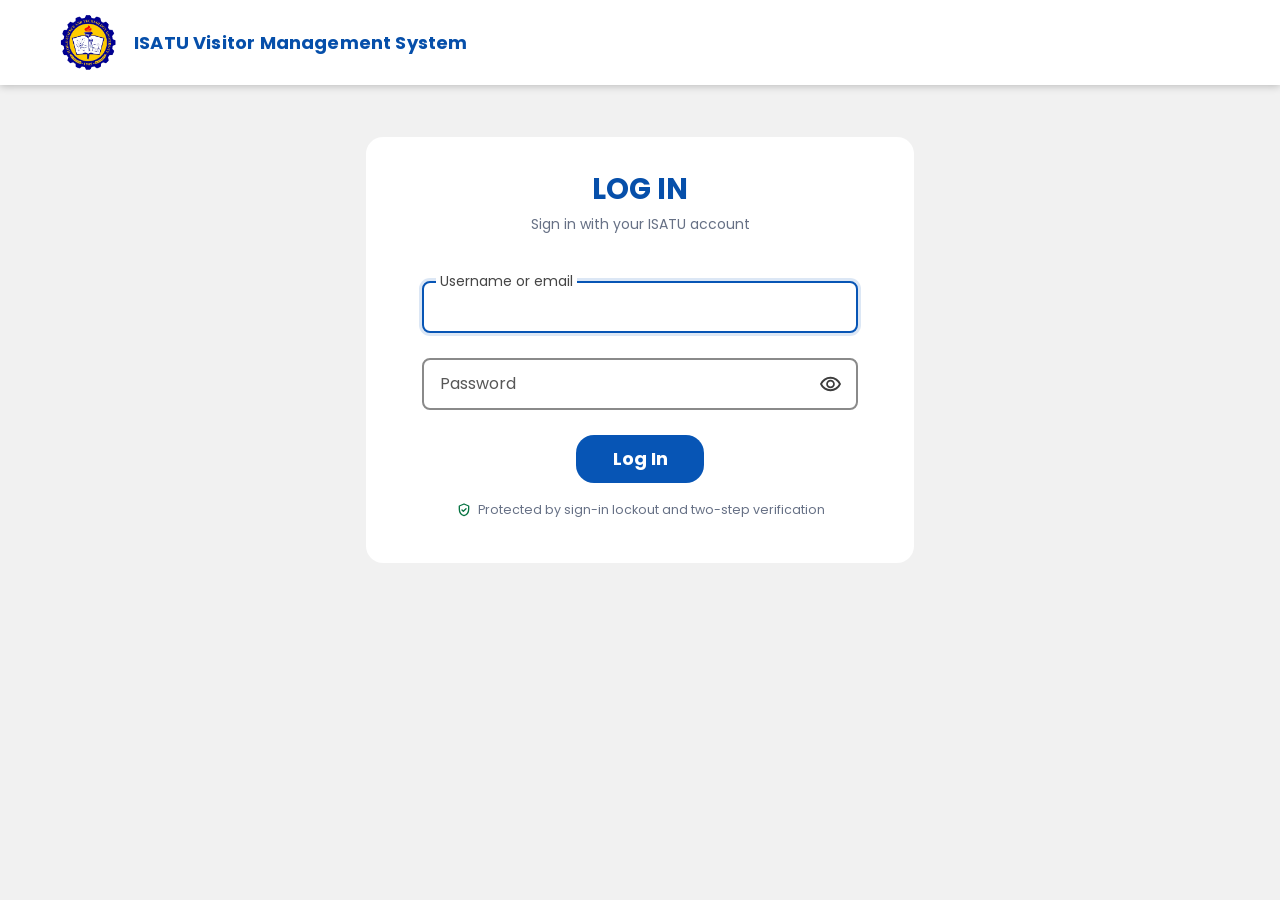
<file: phone_tracker/login.html>
<!DOCTYPE html>
<html lang="en">
<head>
    <meta charset="UTF-8">
    <meta name="viewport" content="width=device-width, initial-scale=1.0">
    <title>Sign In | ISATU Visitor Management System</title>
    <link rel="stylesheet" href="style.css?v=20261110-1">
</head>
<body class="auth-page">
    <header class="auth-header">
        <div class="auth-brand" aria-label="ISATU Visitor Management System">
            <span class="auth-brand-mark" aria-hidden="true">
                <img src="assets/images/isatu-logo.png" alt="">
            </span>
            <span class="auth-brand-name">ISATU Visitor Management System</span>
        </div>
    </header>

    <main class="auth-main">
        <section class="auth-card" id="authCard">
            <div class="auth-notice" id="authNotice" role="status" hidden>
                <svg viewBox="0 0 24 24" aria-hidden="true"><circle cx="12" cy="12" r="9"/><path d="M12 8h.01M11 12h1v4h1"/></svg>
                <span id="authNoticeText"></span>
            </div>

            <!-- 1. Username and password -->
            <div class="auth-panel auth-panel-login" id="signInPanel">
                <h1 class="auth-panel-title">LOG IN</h1>
                <p class="auth-panel-subtitle">Sign in with your ISATU account</p>

                <form id="loginForm" class="auth-form" novalidate>
                    <div class="auth-field">
                        <input type="text" id="loginEmail" name="username" autocomplete="username" autocapitalize="off" spellcheck="false" placeholder=" " required>
                        <label for="loginEmail">Username or email</label>
                    </div>

                    <div class="auth-field auth-password-field">
                        <input type="password" id="loginPassword" name="password" autocomplete="current-password" placeholder=" " required>
                        <label for="loginPassword">Password</label>
                        <button class="auth-password-toggle" type="button" data-password-toggle="loginPassword" aria-label="Show password" aria-pressed="false">
                            <img src="assets/icons/visibility_icon.svg" alt="" aria-hidden="true">
                        </button>
                    </div>
                    <p class="auth-caps" id="capsLockHint" hidden>
                        <svg viewBox="0 0 24 24" aria-hidden="true"><path d="m12 4 7 8h-4v4H9v-4H5l7-8ZM9 20h6"/></svg>
                        Caps Lock is on
                    </p>

                    <div class="auth-lock" id="lockBanner" role="alert" hidden>
                        <svg viewBox="0 0 24 24" aria-hidden="true"><rect x="5" y="10" width="14" height="10" rx="2"/><path d="M8 10V7a4 4 0 0 1 8 0v3"/></svg>
                        <div>
                            <strong id="lockTitle">Sign-in paused</strong>
                            <span id="lockText"></span>
                            <span class="auth-lock-timer">Try again in <b id="lockCountdown">10:00</b></span>
                        </div>
                    </div>
                    <p class="auth-message" id="loginMessage" role="alert" hidden></p>
                    <p class="auth-attempts" id="attemptsHint" role="status" hidden></p>
                </form>

                <button class="auth-submit" id="signInBtn" type="submit" form="loginForm">Log In</button>
                <p class="auth-secure-note">
                    <svg viewBox="0 0 24 24" aria-hidden="true"><path d="M12 3 5 6v5c0 4.5 3 8.4 7 9.5 4-1.1 7-5 7-9.5V6l-7-3Z"/><path d="m9 12 2 2 4-4"/></svg>
                    Protected by sign-in lockout and two-step verification
                </p>

            </div>

            <!-- 2. Two-step verification -->
            <div class="auth-panel auth-panel-step" id="twoFactorPanel" hidden>
                <span class="auth-step-badge" aria-hidden="true">
                    <svg viewBox="0 0 24 24"><rect x="7" y="2.5" width="10" height="19" rx="2.5"/><path d="M11 18.5h2M9.5 9.5l1.8 1.8 3.2-3.3"/></svg>
                </span>
                <h1 class="auth-panel-title auth-panel-title-small" tabindex="-1">Two-step verification</h1>
                <p class="auth-panel-subtitle" id="twoFactorIntro">Open your authenticator app and enter the 6-digit code for <strong>ISATU Visitor Management</strong>.</p>

                <form id="twoFactorForm" class="auth-form auth-form-compact" novalidate>
                    <div class="auth-otp" id="totpGroup">
                        <input id="totpCode" class="auth-otp-input" type="text" inputmode="numeric" autocomplete="one-time-code" maxlength="6" spellcheck="false" aria-label="6-digit code from your authenticator app">
                        <div class="auth-otp-slots" aria-hidden="true"><span></span><span></span><span></span><span></span><span></span><span></span></div>
                    </div>
                    <div class="auth-field" id="backupCodeField" hidden>
                        <input type="text" id="backupCode" autocomplete="off" autocapitalize="off" spellcheck="false" placeholder=" ">
                        <label for="backupCode">Backup code (for example abcde-12345)</label>
                    </div>
                    <label class="auth-check">
                        <input type="checkbox" id="trustDevice">
                        <span>Don't ask again on this browser for 30 days<small>Only on your own computer or phone, never a shared one.</small></span>
                    </label>
                    <p class="auth-message" id="twoFactorMessage" role="alert" hidden></p>
                </form>

                <button class="auth-submit" id="twoFactorBtn" type="submit" form="twoFactorForm">Verify</button>
                <div class="auth-links">
                    <button class="auth-text-button" id="toggleBackupBtn" type="button">Use a backup code instead</button>
                    <button class="auth-text-button" type="button" data-cancel-signin>Cancel sign-in</button>
                </div>
            </div>

            <!-- 3. New password -->
            <div class="auth-panel auth-panel-step" id="passwordPanel" hidden>
                <span class="auth-step-badge" aria-hidden="true">
                    <svg viewBox="0 0 24 24"><rect x="4" y="10" width="16" height="10" rx="2"/><path d="M8 10V7a4 4 0 0 1 8 0v3M12 14v2"/></svg>
                </span>
                <h1 class="auth-panel-title auth-panel-title-small" tabindex="-1">Create a new password</h1>
                <p class="auth-panel-subtitle" id="passwordIntro">Choose a password only you know.</p>

                <form id="passwordForm" class="auth-form auth-form-compact" novalidate>
                    <input type="text" id="passwordUsername" name="username" autocomplete="username" hidden>
                    <div class="auth-field auth-password-field">
                        <input type="password" id="newPassword" autocomplete="new-password" placeholder=" " required>
                        <label for="newPassword">New password</label>
                        <button class="auth-password-toggle" type="button" data-password-toggle="newPassword" aria-label="Show password" aria-pressed="false">
                            <img src="assets/icons/visibility_icon.svg" alt="" aria-hidden="true">
                        </button>
                    </div>
                    <div class="auth-strength" id="strengthMeter" data-score="0" aria-hidden="true"><span></span><span></span><span></span><span></span></div>
                    <p class="auth-strength-label" id="strengthLabel">Password strength</p>
                    <ul class="auth-rules" id="passwordRules">
                        <li data-rule="length" data-state="idle">At least 10 characters</li>
                        <li data-rule="mix" data-state="idle">A letter and a number</li>
                        <li data-rule="common" data-state="idle">Not a common or easy-to-guess password</li>
                        <li data-rule="identity" data-state="idle">Doesn't include your username or name</li>
                        <li data-rule="match" data-state="idle">Both passwords match</li>
                    </ul>
                    <div class="auth-field auth-password-field">
                        <input type="password" id="confirmPassword" autocomplete="new-password" placeholder=" " required>
                        <label for="confirmPassword">Confirm new password</label>
                        <button class="auth-password-toggle" type="button" data-password-toggle="confirmPassword" aria-label="Show password" aria-pressed="false">
                            <img src="assets/icons/visibility_icon.svg" alt="" aria-hidden="true">
                        </button>
                    </div>
                    <p class="auth-message" id="passwordMessage" role="alert" hidden></p>
                </form>

                <button class="auth-submit" id="passwordBtn" type="submit" form="passwordForm">Save password</button>
                <div class="auth-links">
                    <button class="auth-text-button" type="button" data-cancel-signin>Cancel sign-in</button>
                </div>
            </div>

            <!-- 4. Two-step verification setup -->
            <div class="auth-panel auth-panel-step" id="setupPanel" hidden>
                <span class="auth-step-badge" aria-hidden="true">
                    <svg viewBox="0 0 24 24"><path d="M12 3 5 6v5c0 4.5 3 8.4 7 9.5 4-1.1 7-5 7-9.5V6l-7-3Z"/><path d="M12 9v4M12 16h.01"/></svg>
                </span>
                <h1 class="auth-panel-title auth-panel-title-small" tabindex="-1">Set up two-step verification</h1>
                <p class="auth-panel-subtitle" id="setupIntro">Your account needs a code from an authenticator app each time you sign in.</p>

                <ol class="auth-setup-list">
                    <li>Install <strong>Google Authenticator</strong> or <strong>Microsoft Authenticator</strong> on your phone.</li>
                    <li>In the app, add an account and scan this QR code.</li>
                </ol>
                <div class="auth-qr-frame">
                    <div class="auth-qr" id="setupQr" role="img" aria-label="QR code for your authenticator app"></div>
                    <p class="auth-qr-fallback" id="setupQrFallback" hidden>The QR code needs an internet connection. Enter the key below instead.</p>
                </div>
                <details class="auth-manual-key" id="setupManualKey">
                    <summary>Can't scan it? Enter a key instead</summary>
                    <div class="auth-key-row">
                        <code id="setupSecret">····</code>
                        <button class="auth-copy-button" id="copySecretBtn" type="button">Copy</button>
                    </div>
                    <small>Account: <span id="setupAccount"></span> · Type: time-based</small>
                </details>

                <form id="setupForm" class="auth-form auth-form-compact" novalidate>
                    <p class="auth-setup-label">3. Enter the 6-digit code the app shows</p>
                    <div class="auth-otp" id="setupCodeGroup">
                        <input id="setupCode" class="auth-otp-input" type="text" inputmode="numeric" autocomplete="one-time-code" maxlength="6" spellcheck="false" aria-label="6-digit code from your authenticator app">
                        <div class="auth-otp-slots" aria-hidden="true"><span></span><span></span><span></span><span></span><span></span><span></span></div>
                    </div>
                    <p class="auth-message" id="setupMessage" role="alert" hidden></p>
                </form>

                <button class="auth-submit" id="setupBtn" type="submit" form="setupForm">Verify and turn on</button>
                <div class="auth-links">
                    <button class="auth-text-button" type="button" data-cancel-signin>Cancel sign-in</button>
                </div>
            </div>

            <!-- 5. Backup codes -->
            <div class="auth-panel auth-panel-step" id="backupPanel" hidden>
                <span class="auth-step-badge is-success" aria-hidden="true">
                    <svg viewBox="0 0 24 24"><path d="M12 3 5 6v5c0 4.5 3 8.4 7 9.5 4-1.1 7-5 7-9.5V6l-7-3Z"/><path d="m9 12 2 2 4-4"/></svg>
                </span>
                <h1 class="auth-panel-title auth-panel-title-small" tabindex="-1">Save your backup codes</h1>
                <p class="auth-panel-subtitle">Two-step verification is on. If you lose your phone, each code below signs you in once. They won't be shown again.</p>
                <ol class="auth-backup-grid" id="backupCodesList"></ol>
                <div class="auth-backup-actions">
                    <button class="auth-secondary-button" id="copyCodesBtn" type="button">Copy codes</button>
                    <button class="auth-secondary-button" id="downloadCodesBtn" type="button">Download .txt</button>
                </div>
                <label class="auth-check">
                    <input type="checkbox" id="savedCodesCheck">
                    <span>I saved my backup codes somewhere safe</span>
                </label>
                <button class="auth-submit" id="continueAfterCodesBtn" type="button" disabled>Continue</button>
            </div>
        </section>
    </main>

    <!-- The sign-in animation: the header's seal, taken apart so each piece can move. -->
    <div class="auth-splash" id="splash" hidden>
        <div class="auth-seal" id="splashSeal" data-clicks="4" data-lit="true" aria-hidden="true">
            <span class="auth-seal-field" id="splashField"></span>
            <span class="auth-seal-plate"></span>
            <span class="auth-seal-core">
                <img src="assets/images/isatu-logo.png" alt="" decoding="sync">
                <span class="auth-seal-unlit"></span>
                <span class="auth-seal-glow"></span>
                <img class="auth-seal-flame" src="assets/images/isatu-seal-flame.png" alt="" decoding="sync">
            </span>
            <img class="auth-seal-gear" src="assets/images/isatu-logo.png" alt="" decoding="sync">
        </div>
        <h2 class="auth-splash-title" id="splashTitle" tabindex="-1"></h2>
        <p class="auth-splash-note" id="splashNote"></p>
        <p class="sr-only" id="splashLive" role="status" aria-live="polite"></p>
    </div>

    <script src="auth.js?v=20261110-1"></script>
    <script src="auth_ui.js?v=20261003-1"></script>
    <script src="login.js?v=20261110-1"></script>
</body>
</html>
</file>
<file: phone_tracker/style.css>
@import url("https://fonts.googleapis.com/css2?family=Poppins:wght@400;500;600;700;800&display=swap");

:root {
    --font-ui: "Poppins", Arial, sans-serif;
}

body {
    font-family: var(--font-ui);
    background: #f4f7fb;
    margin: 0;
    padding: 0;
}

button,
input,
select,
textarea {
    font: inherit;
}

/* Security QR scanner: uses the shared dashboard shell and keeps token details out of the UI. */
.security-page .security-scan-main {
    padding: 30px clamp(24px, 4vw, 58px) 48px;
}

.security-scan-heading {
    display: flex;
    max-width: 1180px;
    margin: 0 auto 22px;
    align-items: flex-end;
    justify-content: space-between;
    gap: 24px;
}

.security-scan-heading h1 {
    margin: 0;
    color: #172133;
    font-size: clamp(26px, 3vw, 34px);
    line-height: 1.15;
}

.security-scan-heading > div > p:last-child {
    max-width: 680px;
    margin: 7px 0 0;
    color: #687382;
    font-size: 13px;
    line-height: 1.5;
}

.security-scan-back {
    display: inline-flex;
    padding: 10px 13px;
    align-items: center;
    gap: 6px;
    border: 1px solid #cdd5df;
    border-radius: 8px;
    background: #ffffff;
    color: #334155;
    font-size: 12px;
    font-weight: 700;
    text-decoration: none;
    white-space: nowrap;
}

.security-scan-back:hover {
    border-color: #0755b5;
    color: #0755b5;
}

.security-scan-back svg {
    width: 17px;
    height: 17px;
    fill: none;
    stroke: currentColor;
    stroke-linecap: round;
    stroke-linejoin: round;
    stroke-width: 2;
}

.security-scan-workspace {
    display: grid;
    grid-template-columns: minmax(0, 1.55fr) minmax(285px, 0.75fr);
    max-width: 1180px;
    margin: 0 auto;
    align-items: start;
    gap: 20px;
}

.security-camera-card,
.security-scan-result,
.security-manual-entry,
.security-scan-help {
    border: 1px solid #dfe5ec;
    background: #ffffff;
    box-shadow: 0 7px 22px rgba(24, 45, 72, 0.07);
}

.security-camera-card {
    overflow: hidden;
    border-radius: 14px;
}

.security-camera-header {
    display: flex;
    min-height: 72px;
    padding: 16px 18px;
    align-items: center;
    justify-content: space-between;
    gap: 16px;
}

.security-camera-header h2 {
    margin: 0;
    color: #1c2735;
    font-size: 16px;
}

.security-camera-header p {
    margin: 4px 0 0;
    color: #6d7783;
    font-size: 11px;
}

.security-camera-state {
    display: inline-flex;
    padding: 6px 9px;
    align-items: center;
    gap: 6px;
    border-radius: 999px;
    background: #eef2f6;
    color: #596472;
    font-size: 9px;
    font-weight: 800;
    letter-spacing: 0.05em;
    text-transform: uppercase;
    white-space: nowrap;
}

.security-camera-state i {
    width: 7px;
    height: 7px;
    border-radius: 50%;
    background: currentColor;
}

.security-camera-state.is-loading {
    background: #edf4fc;
    color: #0755b5;
}

.security-camera-state.is-active {
    background: #e8f8ef;
    color: #087443;
}

.security-camera-state.is-ready {
    background: #e8f8ef;
    color: #087443;
}

.security-camera-state.is-active i {
    box-shadow: 0 0 0 4px rgba(8, 116, 67, 0.12);
}

.security-camera-state.is-error {
    background: #fff0f0;
    color: #b42318;
}

.security-camera-viewport {
    position: relative;
    min-height: 410px;
    overflow: hidden;
    background: #111821;
}

.security-scan-page #reader {
    position: absolute;
    inset: 0;
    width: 100%;
    height: 100%;
    min-height: 0;
    margin: 0;
    overflow: hidden;
    border: 0;
    border-radius: 0;
    background: #111821;
}

.security-scan-page #reader video {
    width: 100% !important;
    height: 100% !important;
    object-fit: cover;
}

.security-scan-page #reader__scan_region {
    min-height: 100%;
}

.security-scan-page #reader__dashboard {
    display: none;
}

.security-camera-placeholder {
    position: absolute;
    inset: 0;
    z-index: 2;
    display: flex;
    padding: 32px;
    flex-direction: column;
    align-items: center;
    justify-content: center;
    background: radial-gradient(circle at 50% 36%, #263546 0, #111821 66%);
    color: #ffffff;
    text-align: center;
}

.security-camera-placeholder[hidden],
.security-scanner-guide[hidden],
.security-result-details[hidden],
.security-scan-next[hidden],
.security-override-button[hidden],
.security-checkout[hidden],
.security-checkout [hidden],
.security-camera-actions [hidden] {
    display: none !important;
}

.security-camera-placeholder svg {
    width: 46px;
    height: 46px;
    margin-bottom: 14px;
    fill: none;
    stroke: #b8c9dd;
    stroke-linecap: round;
    stroke-linejoin: round;
    stroke-width: 1.5;
}

.security-camera-placeholder strong {
    font-size: 15px;
}

.security-camera-placeholder span {
    max-width: 320px;
    margin-top: 6px;
    color: #afbdcc;
    font-size: 11px;
    line-height: 1.45;
}

.security-scanner-guide {
    position: absolute;
    inset: 0;
    z-index: 3;
    display: grid;
    place-items: center;
    pointer-events: none;
}

.security-scanner-frame {
    width: min(58%, 280px);
    aspect-ratio: 1;
    background:
        linear-gradient(#ffffff, #ffffff) left top / 42px 3px no-repeat,
        linear-gradient(#ffffff, #ffffff) left top / 3px 42px no-repeat,
        linear-gradient(#ffffff, #ffffff) right top / 42px 3px no-repeat,
        linear-gradient(#ffffff, #ffffff) right top / 3px 42px no-repeat,
        linear-gradient(#ffffff, #ffffff) left bottom / 42px 3px no-repeat,
        linear-gradient(#ffffff, #ffffff) left bottom / 3px 42px no-repeat,
        linear-gradient(#ffffff, #ffffff) right bottom / 42px 3px no-repeat,
        linear-gradient(#ffffff, #ffffff) right bottom / 3px 42px no-repeat;
    filter: drop-shadow(0 2px 7px rgba(0, 0, 0, 0.38));
}

.security-scanner-line {
    position: absolute;
    top: 50%;
    left: 50%;
    width: min(52%, 250px);
    height: 2px;
    transform: translate(-50%, -50%);
    background: #36d77e;
    box-shadow: 0 0 12px rgba(54, 215, 126, 0.9);
}

.security-camera-actions {
    display: flex;
    min-height: 68px;
    padding: 13px 18px;
    align-items: center;
    gap: 12px;
    border-top: 1px solid #e4e8ed;
}

.security-camera-actions label {
    display: flex;
    min-width: 190px;
    margin: 0;
    align-items: center;
    gap: 8px;
    color: #596574;
    font-size: 10px;
}

.security-camera-actions select {
    width: 170px;
    height: 34px;
    margin: 0;
    padding: 5px 28px 5px 8px;
    border: 1px solid #bcc5cf;
    border-radius: 7px;
    background: #ffffff;
    color: #27313d;
    font-size: 10px;
}

.security-camera-actions > p {
    margin: 0 0 0 auto;
    color: #707b87;
    font-size: 10px;
    line-height: 1.45;
    text-align: right;
}

.security-camera-retry,
.security-photo-scan,
.security-gallery-scan {
    display: inline-flex;
    padding: 9px 11px;
    align-items: center;
    gap: 6px;
    border: 1px solid #0755b5;
    border-radius: 7px;
    background: #ffffff;
    color: #0755b5;
    font-size: 11px;
    font-weight: 700;
    white-space: nowrap;
}

.security-photo-scan {
    border-color: #0755b5;
    background: #0755b5;
    color: #ffffff;
}

.security-gallery-scan {
    border-color: #b9c6d5;
    background: #ffffff;
    color: #0755b5;
}

.security-camera-retry:hover:not(:disabled) {
    background: #edf4fc;
}

.security-photo-scan:hover:not(:disabled) {
    background: #06458f;
}

.security-gallery-scan:hover:not(:disabled) {
    border-color: #0755b5;
    background: #edf4fc;
}

.security-camera-retry svg,
.security-photo-scan svg,
.security-gallery-scan svg {
    width: 16px;
    height: 16px;
    fill: none;
    stroke: currentColor;
    stroke-linecap: round;
    stroke-linejoin: round;
    stroke-width: 2;
}

.security-photo-scan:disabled,
.security-gallery-scan:disabled,
.security-camera-retry:disabled {
    cursor: wait;
    opacity: 0.6;
}

.security-scan-side {
    display: flex;
    flex-direction: column;
    gap: 14px;
}

.security-scan-result {
    display: grid;
    min-height: 214px;
    padding: 20px;
    grid-template-columns: 42px minmax(0, 1fr);
    align-items: start;
    gap: 14px;
    border-radius: 13px;
    transition: border-color 0.18s, background 0.18s;
}

.security-result-icon {
    display: grid;
    width: 42px;
    height: 42px;
    place-items: center;
    border-radius: 12px;
    background: #edf4fc;
    color: #0755b5;
}

.security-result-icon svg {
    display: none;
    width: 23px;
    height: 23px;
    fill: none;
    stroke: currentColor;
    stroke-linecap: round;
    stroke-linejoin: round;
    stroke-width: 2;
}

.security-scan-result.is-ready .security-result-ready-icon,
.security-scan-result.is-processing .security-result-ready-icon,
.security-scan-result.is-success .security-result-success-icon,
.security-scan-result.is-error .security-result-error-icon,
.security-scan-result.is-checkout .security-result-checkout-icon {
    display: block;
}

/* Second scan of a pass: confirm the check-out. */
.security-scan-result.is-checkout {
    border-color: #a9c4ea;
    background: #f8fbff;
}

.security-scan-result.is-checkout .security-result-icon {
    background: #e3eefb;
    color: #0755b5;
}

.security-checkout {
    display: flex;
    margin-top: 14px;
    flex-direction: column;
    gap: 10px;
}

.security-checkout-stay {
    margin: 0;
    padding: 8px 10px;
    border-radius: 8px;
    background: #fff4e0;
    color: #a35b00;
    font-size: 11px;
    font-weight: 700;
}

.security-checkout-warnings {
    display: flex;
    margin: 0;
    padding: 9px 10px 9px 26px;
    flex-direction: column;
    gap: 4px;
    border-radius: 8px;
    background: #fff7e8;
    color: #7a4b00;
    font-size: 11px;
    line-height: 1.45;
}

.admin-page .security-checkout-button {
    display: inline-flex;
    min-height: 48px;
    align-items: center;
    justify-content: center;
    gap: 8px;
    padding: 10px 16px;
    border: 0;
    border-radius: 10px;
    background: #0755b5;
    color: #ffffff;
    font-size: 14px;
    font-weight: 800;
    cursor: pointer;
    box-shadow: 0 6px 16px rgba(7, 85, 181, 0.28);
}

.admin-page .security-checkout-button:hover {
    background: #064a9d;
}

.admin-page .security-checkout-button:disabled {
    opacity: 0.7;
    cursor: wait;
}

.security-checkout-button svg {
    width: 19px;
    height: 19px;
    fill: none;
    stroke: currentColor;
    stroke-linecap: round;
    stroke-linejoin: round;
    stroke-width: 2.2;
}

.security-scan-result.is-checkout .security-scan-next {
    background: #eef2f6;
    color: #25303d;
}

.security-scan-result.is-checkout .security-scan-next:hover {
    background: #e1e7ee;
}

.security-scan-result.is-processing .security-result-icon {
    background: #fff7df;
    color: #a96600;
}

.security-scan-result.is-success {
    border-color: #a6dec0;
    background: #fbfffc;
}

.security-scan-result.is-success .security-result-icon {
    background: #e5f8ed;
    color: #087443;
}

.security-scan-result.is-error {
    border-color: #efc1bd;
    background: #fffdfd;
}

.security-scan-result.is-error .security-result-icon {
    background: #fff0f0;
    color: #b42318;
}

.security-result-label {
    margin: 1px 0 5px;
    color: #0755b5;
    font-size: 9px;
    font-weight: 800;
    letter-spacing: 0.08em;
    text-transform: uppercase;
}

.security-scan-result.is-success .security-result-label {
    color: #087443;
}

.security-scan-result.is-error .security-result-label {
    color: #b42318;
}

.security-scan-result h2 {
    margin: 0;
    color: #1c2735;
    font-size: 17px;
    line-height: 1.3;
}

.security-scan-result h2 + p {
    margin: 7px 0 0;
    color: #6b7581;
    font-size: 11px;
    line-height: 1.5;
}

.security-result-details {
    display: grid;
    margin: 16px 0 0;
    gap: 8px;
}

.security-result-details div {
    display: grid;
    grid-template-columns: 78px minmax(0, 1fr);
    gap: 8px;
}

.security-result-details div[hidden] {
    display: none;
}

.security-result-details dt,
.security-result-details dd {
    margin: 0;
    font-size: 10px;
}

.security-result-details dt {
    color: #78828d;
}

.security-result-details dd {
    color: #27313d;
    font-weight: 700;
    overflow-wrap: anywhere;
}

.security-scan-next {
    margin-top: 15px !important;
    padding: 9px 12px;
    background: #087443;
    color: #ffffff;
    font-size: 11px;
    font-weight: 700;
}

.security-scan-next:hover {
    background: #066139;
}

.security-manual-entry {
    overflow: hidden;
    border-radius: 12px;
}

.security-manual-entry summary {
    display: flex;
    min-height: 70px;
    padding: 14px 17px;
    align-items: center;
    justify-content: space-between;
    gap: 14px;
    color: #27313d;
    cursor: pointer;
    list-style: none;
}

.security-manual-entry summary::-webkit-details-marker {
    display: none;
}

.security-manual-entry summary span {
    display: flex;
    min-width: 0;
    flex-direction: column;
    gap: 3px;
}

.security-manual-entry summary strong {
    font-size: 12px;
}

.security-manual-entry summary small {
    color: #78828e;
    font-size: 10px;
}

.security-manual-entry summary svg {
    width: 18px;
    height: 18px;
    flex: 0 0 18px;
    fill: none;
    stroke: #5e6976;
    stroke-linecap: round;
    stroke-linejoin: round;
    stroke-width: 2;
    transition: transform 0.18s;
}

.security-manual-entry[open] summary svg {
    transform: rotate(180deg);
}

.security-manual-entry form {
    padding: 15px 17px 17px;
    border-top: 1px solid #e7ebef;
    background: #fafbfc;
}

.security-manual-entry label {
    margin: 0;
    color: #27313d;
    font-size: 11px;
    font-weight: 700;
}

.security-manual-entry form p {
    margin: 4px 0 10px;
    color: #77818d;
    font-size: 9px;
    line-height: 1.45;
}

.security-manual-entry input {
    width: 100%;
    height: 40px;
    margin: 0 0 10px;
    padding: 8px 10px;
    border: 1px solid #b9c2cc;
    border-radius: 7px;
    background: #ffffff;
    color: #27313d;
    font-size: 12px;
}

.security-manual-entry input:focus {
    border-color: #0755b5;
    outline: 3px solid rgba(7, 85, 181, 0.12);
}

.security-manual-entry .admin-primary-button {
    width: 100%;
}

.security-scan-help {
    display: flex;
    padding: 13px 15px;
    align-items: flex-start;
    gap: 10px;
    border-radius: 10px;
    box-shadow: none;
}

.security-scan-help svg {
    width: 19px;
    height: 19px;
    flex: 0 0 19px;
    fill: none;
    stroke: #0755b5;
    stroke-linecap: round;
    stroke-linejoin: round;
    stroke-width: 1.8;
}

.security-scan-help p {
    margin: 0;
    color: #707b87;
    font-size: 9px;
    line-height: 1.5;
}

.security-scan-help strong {
    color: #3b4653;
}

@media (max-width: 1000px) {
    .security-scan-workspace {
        grid-template-columns: 1fr;
    }

    .security-scan-side {
        display: grid;
        grid-template-columns: repeat(2, minmax(0, 1fr));
    }

    .security-scan-help {
        grid-column: 1 / -1;
    }
}

@media (max-width: 720px) {
    .security-page .security-scan-main {
        padding: 22px 14px 38px;
    }

    .security-scan-heading {
        margin-bottom: 17px;
        align-items: flex-start;
        flex-direction: column;
        gap: 13px;
    }

    .security-scan-back {
        order: -1;
    }

    .security-camera-header {
        padding: 14px;
    }

    .security-camera-viewport {
        min-height: 330px;
    }

    .security-camera-actions {
        align-items: stretch;
        flex-direction: column;
    }

    .security-camera-actions label,
    .security-camera-actions select,
    .security-camera-retry,
    .security-photo-scan,
    .security-gallery-scan {
        width: 100%;
        justify-content: center;
    }

    .security-camera-actions > p {
        margin: 0;
        text-align: left;
    }

    .security-scan-side {
        display: flex;
    }

    .security-scan-page .security-sidebar {
        display: none;
    }

    .security-scan-page .security-layout {
        display: block;
    }

    .security-scan-page .admin-brand > span:last-child {
        max-width: 190px;
        overflow: hidden;
        text-overflow: ellipsis;
        white-space: nowrap;
    }
}

/* Office Personnel dashboard */
.office-page {
    --office-blue: #0755b5;
    --office-blue-dark: #06458f;
    --office-yellow: #ffd43b;
    --office-green: #087443;
    --office-red: #c52d2d;
    --office-border: #dce2e9;
    background: #f5f7fa;
}

.office-page .admin-icon-button img {
    width: 27px;
    height: 27px;
    object-fit: contain;
}

.office-page .admin-avatar img {
    width: 100%;
    height: 100%;
    border-radius: 50%;
    object-fit: cover;
}

.office-layout {
    grid-template-columns: 245px minmax(0, 1fr);
}

.office-sidebar .admin-nav-item {
    position: relative;
    min-height: 64px;
    font-size: 13px;
}

.office-nav-count {
    display: inline-grid;
    min-width: 22px;
    height: 22px;
    margin-left: auto;
    padding: 0 6px;
    place-items: center;
    border-radius: 999px;
    background: #ffffff;
    color: var(--office-blue);
    font-size: 10px;
    font-weight: 800;
}

.office-nav-count[hidden] {
    display: none;
}

.office-sidebar .admin-nav-item.is-active .office-nav-count {
    background: var(--office-blue);
    color: #ffffff;
}

.office-main {
    padding: 28px clamp(24px, 4vw, 58px) 60px;
}

.office-stat-grid {
    display: grid;
    grid-template-columns: repeat(4, minmax(0, 1fr));
    gap: clamp(14px, 2vw, 26px);
    max-width: 1180px;
    margin: 0 auto 28px;
}

.office-stat-grid .admin-stat-card {
    min-height: 118px;
}

.office-page .admin-stat-card .is-yellow,
.office-focus-stat strong {
    color: #e5ae00;
}

.office-page .admin-stat-card .is-red {
    color: var(--office-red);
}

.office-table-card {
    max-width: 1180px;
    padding: 22px;
    border: 1px solid var(--office-border);
    border-radius: 15px;
    background: #ffffff;
    box-shadow: 0 7px 24px rgba(21, 43, 70, 0.055);
}

.office-table th,
.office-table td {
    padding: 12px 10px;
}

.office-cell-primary,
.office-cell-secondary {
    display: block;
}

.office-cell-primary {
    color: #1f2937;
    font-size: 12px;
    font-weight: 700;
}

.office-cell-secondary {
    max-width: 230px;
    margin-top: 3px;
    overflow: hidden;
    color: #7b8490;
    font-size: 10px;
    text-overflow: ellipsis;
    white-space: nowrap;
}

.office-view-button {
    min-width: 58px;
    padding: 6px 11px;
    border: 1px solid #8eadd0;
    border-radius: 999px;
    background: #f7fbff;
    color: var(--office-blue);
    font-size: 11px;
    font-weight: 800;
}

.office-view-button:hover {
    border-color: var(--office-blue);
    background: #e8f2ff;
}

.office-loading-cell {
    height: 150px;
    color: #6f7782;
    text-align: center !important;
}

.office-focus-stat {
    display: flex;
    max-width: 920px;
    min-height: 126px;
    margin: 0 auto 28px;
    padding: 20px;
    flex-direction: column;
    align-items: center;
    justify-content: center;
    border: 2px solid #b7bec7;
    border-radius: 16px;
    background: #ffffff;
    text-align: center;
}

.office-focus-stat strong {
    font-size: 32px;
    line-height: 1;
}

.office-focus-stat span {
    margin-top: 5px;
    font-size: 15px;
    font-weight: 700;
}

.office-focus-stat small {
    margin-top: 7px;
    color: #737c87;
    font-size: 11px;
}

.office-history-stats {
    display: grid;
    grid-template-columns: repeat(2, minmax(0, 1fr));
    gap: 30px;
    max-width: 780px;
    margin: 0 auto 28px;
}

.office-history-stats .admin-stat-card {
    min-height: 105px;
}

.office-view-heading {
    display: flex;
    max-width: 1050px;
    margin: 0 auto 22px;
    align-items: start;
    justify-content: space-between;
    gap: 20px;
}

.office-view-heading h1 {
    margin: 0;
    color: #172335;
    font-size: 28px;
}

.office-view-heading p:last-child {
    max-width: 680px;
    margin: 6px 0 0;
    color: #697480;
    font-size: 13px;
}

.office-availability-chip {
    display: inline-flex;
    padding: 8px 12px;
    align-items: center;
    gap: 7px;
    border-radius: 999px;
    background: #e8f7ef;
    color: #087443;
    font-size: 11px;
    font-weight: 800;
    white-space: nowrap;
}

.office-availability-chip::before {
    width: 8px;
    height: 8px;
    border-radius: 50%;
    background: currentColor;
    content: "";
}

.office-availability-chip.is-closed {
    background: #fff0f0;
    color: #b42318;
}

.office-availability-chip.is-break {
    background: #fff4d6;
    color: #8a5a00;
}

.office-availability-chip.is-off {
    background: #eef1f5;
    color: #4f5b69;
}

.office-availability-chip.is-paused {
    background: #fff0e6;
    color: #b54708;
}

.office-status-group {
    display: flex;
    align-items: center;
    flex-wrap: wrap;
    justify-content: flex-end;
    gap: 10px;
}

.office-status-group [hidden] {
    display: none;
}

.office-settings-card {
    max-width: 1050px;
    margin: 0 auto 20px;
    padding: 24px;
    border: 1px solid var(--office-border);
    border-radius: 15px;
    background: #ffffff;
    box-shadow: 0 6px 22px rgba(21, 43, 70, 0.05);
}

.office-settings-heading {
    display: flex;
    align-items: center;
    justify-content: space-between;
    gap: 24px;
}

.office-settings-heading h2 {
    margin: 0;
    color: #1e2a3a;
    font-size: 17px;
}

.office-settings-heading p {
    max-width: 640px;
    margin: 5px 0 0;
    color: #6f7884;
    font-size: 12px;
    line-height: 1.5;
}

.office-switch {
    position: relative;
    display: inline-flex;
    margin: 0;
    align-items: center;
}

.office-switch input {
    position: absolute;
    width: 1px;
    height: 1px;
    opacity: 0;
}

.office-switch > span[aria-hidden="true"] {
    position: relative;
    width: 49px;
    height: 27px;
    border-radius: 999px;
    background: #b7bec7;
    cursor: pointer;
    transition: background 0.18s;
}

.office-switch > span[aria-hidden="true"]::after {
    position: absolute;
    top: 4px;
    left: 4px;
    width: 19px;
    height: 19px;
    border-radius: 50%;
    background: #ffffff;
    box-shadow: 0 2px 5px rgba(0, 0, 0, 0.25);
    content: "";
    transition: transform 0.18s;
}

.office-switch input:checked + span {
    background: #0a8950;
}

.office-switch input:checked + span::after {
    transform: translateX(22px);
}

.office-switch input:focus-visible + span {
    outline: 3px solid rgba(7, 85, 181, 0.25);
    outline-offset: 2px;
}

.office-closure-fields {
    display: grid;
    grid-template-columns: minmax(0, 2fr) minmax(210px, 1fr);
    gap: 16px;
    margin-top: 20px;
    padding: 18px;
    border: 1px solid #f0c2c2;
    border-radius: 10px;
    background: #fff8f8;
}

.office-closure-fields[hidden] {
    display: none;
}

.office-closure-fields label,
.office-compact-fields label,
.office-field {
    display: block;
    margin: 0;
    color: #3d4855;
    font-size: 12px;
    font-weight: 700;
}

.office-closure-fields label > span,
.office-compact-fields label > span,
.office-field > span {
    display: block;
    margin-bottom: 6px;
}

.office-closure-fields input,
.office-closure-fields textarea,
.office-compact-fields input,
.office-compact-fields select,
.office-field input,
.office-field select,
.office-field textarea {
    width: 100%;
    margin: 0;
    border: 1px solid #b9c1cb;
    border-radius: 8px;
    background: #ffffff;
    color: #1f2937;
    font: inherit;
}

.office-closure-fields input,
.office-compact-fields input,
.office-compact-fields select,
.office-field input,
.office-field select {
    min-height: 42px;
    padding: 8px 10px;
}

.office-closure-fields textarea,
.office-field textarea {
    padding: 10px;
    resize: vertical;
}

.office-compact-fields {
    display: flex;
    gap: 10px;
}

.office-compact-fields label {
    min-width: 120px;
}

.office-weekly-schedule {
    margin-top: 20px;
    overflow: hidden;
    border: 1px solid #e0e5ea;
    border-radius: 11px;
}

.office-schedule-row {
    padding: 9px 14px 12px;
    border-bottom: 1px solid #e8ebef;
}

/* A day's hours and each of its breaks share columns, so break times sit under the day's times. */
.office-day-main,
.office-break-row {
    display: grid;
    grid-template-columns: minmax(150px, 1.2fr) 130px 24px 130px 74px 62px;
    gap: 10px;
    align-items: center;
}

.office-day-main {
    min-height: 41px;
}

.office-schedule-row:last-child {
    border-bottom: 0;
}

.office-schedule-row.is-closed {
    background: #f7f8fa;
    color: #89919b;
}

.office-schedule-row input[type="time"] {
    width: 100%;
    height: 38px;
    margin: 0;
    padding: 6px 8px;
    border: 1px solid #bbc3cc;
    border-radius: 7px;
    background: #ffffff;
}

.office-day-toggle {
    display: flex;
    margin: 0;
    align-items: center;
    gap: 10px;
}

.office-day-toggle input {
    width: 17px;
    height: 17px;
    margin: 0;
    accent-color: var(--office-blue);
}

.office-day-toggle strong {
    color: #263241;
    font-size: 12px;
}

.office-day-state {
    color: #087443;
    font-size: 10px;
    font-weight: 800;
    text-align: right;
    text-transform: uppercase;
}

.office-schedule-row.is-closed .office-day-state {
    color: #7b838d;
}

.office-schedule-row.has-problem {
    background: #fffafa;
}

.office-schedule-toolbar {
    display: flex;
    margin-top: 18px;
    align-items: center;
    flex-wrap: wrap;
    gap: 10px 16px;
}

.office-schedule-toolbar p {
    margin: 0;
    color: #6f7884;
    font-size: 11px;
    line-height: 1.5;
}

.office-day-to {
    color: #6f7884;
    font-size: 12px;
    text-align: center;
}

.office-day-summary {
    color: #4f5b69;
    font-size: 11px;
    font-weight: 700;
    text-align: right;
    white-space: nowrap;
}

.office-day-breaks {
    display: grid;
    gap: 6px;
    margin-top: 6px;
}

.office-day-breaks:empty {
    display: none;
}

.office-break-row .office-break-label {
    width: 100%;
    height: 34px;
    margin: 0;
    padding: 6px 10px 6px 31px;
    border: 1px solid #ecd29a;
    border-radius: 7px;
    background: #fffaf0 url("data:image/svg+xml,%3Csvg xmlns='http://www.w3.org/2000/svg' viewBox='0 0 24 24' fill='none' stroke='%23b7791f' stroke-width='2' stroke-linecap='round' stroke-linejoin='round'%3E%3Cpath d='M17 8h1a4 4 0 1 1 0 8h-1'/%3E%3Cpath d='M3 8h14v9a4 4 0 0 1-4 4H7a4 4 0 0 1-4-4Z'/%3E%3Cpath d='M6 2v2M10 2v2M14 2v2'/%3E%3C/svg%3E") 10px center / 14px no-repeat;
    color: #5b3d00;
    font: inherit;
    font-size: 12px;
    font-weight: 700;
}

.office-schedule-row .office-break-row input[type="time"] {
    height: 34px;
    border-color: #ecd29a;
    background: #fffaf0;
}

.office-break-remove {
    grid-column: span 2;
    justify-self: start;
    padding: 6px 8px;
    background: transparent;
    color: #b42318;
    font-size: 11px;
    font-weight: 700;
}

.office-break-remove:hover {
    background: #fff0f0;
}

.office-day-tools {
    display: flex;
    margin-top: 6px;
    flex-wrap: wrap;
    gap: 4px 16px;
}

.office-link-button {
    padding: 4px 2px;
    background: transparent;
    color: var(--office-blue);
    font-size: 11px;
    font-weight: 800;
}

.office-link-button:hover:not(:disabled) {
    text-decoration: underline;
}

.office-link-button:disabled {
    color: #9aa3ae;
    cursor: not-allowed;
}

/* Each open day as a bar: visitor time in green, breaks striped, a line where each slot starts. */
.office-day-timeline {
    position: relative;
    height: 12px;
    margin-top: 10px;
    overflow: hidden;
    border-radius: 999px;
    background: #eef1f5;
}

.office-timeline-segment {
    position: absolute;
    top: 0;
    bottom: 0;
}

.office-timeline-segment.is-open {
    background: #34a46f;
}

.office-timeline-segment.is-break {
    background: repeating-linear-gradient(135deg, #f0b23a 0 5px, #f8d488 5px 10px);
}

.office-timeline-tick {
    position: absolute;
    top: 0;
    bottom: 0;
    width: 1px;
    background: rgba(255, 255, 255, 0.85);
}

.office-timeline-scale {
    position: relative;
    height: 28px;
    margin: 0 14px;
}

.office-timeline-scale span {
    position: absolute;
    bottom: 6px;
    color: #8a94a0;
    font-size: 10px;
    font-weight: 700;
    white-space: nowrap;
    transform: translateX(-50%);
}

.office-timeline-scale span:first-child {
    transform: none;
}

.office-timeline-scale span:last-child {
    transform: translateX(-100%);
}

.office-day-note,
.office-day-error {
    margin: 6px 0 0;
    font-size: 11px;
}

.office-day-note {
    color: #8a5a00;
}

.office-day-error {
    color: #b42318;
    font-weight: 700;
}

.office-day-note[hidden],
.office-day-error[hidden] {
    display: none;
}

.office-slot-preview {
    margin-top: 18px;
    padding: 16px;
    border: 1px solid #dce6f3;
    border-radius: 11px;
    background: #f7faff;
}

.office-slot-preview > header {
    display: flex;
    align-items: flex-start;
    flex-wrap: wrap;
    justify-content: space-between;
    gap: 12px 20px;
}

.office-slot-preview h3 {
    margin: 0;
    color: #1e2a3a;
    font-size: 13px;
}

.office-slot-preview p {
    max-width: 560px;
    margin: 4px 0 0;
    color: #6f7884;
    font-size: 11px;
    line-height: 1.5;
}

.office-preview-days {
    display: flex;
    flex-wrap: wrap;
    gap: 4px;
}

.office-preview-day {
    min-width: 44px;
    padding: 6px 8px;
    border: 1px solid #c9d6e6;
    border-radius: 999px;
    background: #ffffff;
    color: #33415c;
    font-size: 11px;
    font-weight: 800;
}

.office-preview-day.is-closed {
    color: #9aa3ae;
    text-decoration: line-through;
}

.office-preview-day[aria-pressed="true"] {
    border-color: var(--office-blue);
    background: var(--office-blue);
    color: #ffffff;
    text-decoration: none;
}

.office-preview-slots {
    display: flex;
    margin-top: 12px;
    flex-wrap: wrap;
    gap: 6px;
}

.office-preview-slot,
.office-preview-break {
    padding: 6px 10px;
    border-radius: 8px;
    font-size: 12px;
    font-weight: 700;
}

.office-preview-slot {
    border: 1px solid #bcd2ed;
    background: #ffffff;
    color: #0b3b75;
}

.office-preview-break {
    border: 1px dashed #e0ad46;
    background: #fff7e3;
    color: #7a4f00;
}

.office-preview-empty {
    color: #6f7884;
    font-size: 12px;
}

.office-settings-actions {
    display: flex;
    margin-top: 18px;
    align-items: center;
    justify-content: flex-end;
    gap: 14px;
}

.office-unsaved-note {
    display: inline-flex;
    align-items: center;
    gap: 7px;
    color: #8a5a00;
    font-size: 12px;
    font-weight: 700;
}

.office-unsaved-note::before {
    width: 8px;
    height: 8px;
    border-radius: 50%;
    background: #f0b23a;
    content: "";
}

.office-unsaved-note[hidden] {
    display: none;
}

.office-conflict-list {
    display: grid;
    max-height: 44vh;
    margin: 16px 0 0;
    padding: 0;
    overflow-y: auto;
    gap: 8px;
    list-style: none;
}

.office-conflict-item {
    display: grid;
    grid-template-columns: minmax(0, 1fr) auto;
    gap: 12px;
    align-items: center;
    padding: 11px 13px;
    border: 1px solid #f3d6a4;
    border-radius: 10px;
    background: #fffaf0;
}

.office-conflict-item div {
    display: flex;
    min-width: 0;
    flex-direction: column;
    gap: 2px;
}

.office-conflict-item strong {
    color: #273343;
    font-size: 12px;
}

.office-conflict-item span {
    color: #4f5b69;
    font-size: 11px;
}

.office-conflict-item small {
    color: #8a5a00;
    font-size: 11px;
    font-weight: 700;
}

.office-conflict-more {
    padding: 4px 2px;
    color: #6f7884;
    font-size: 11px;
}

.office-pause-lengths {
    margin: 16px 0;
    padding: 0;
    border: 0;
}

.office-pause-lengths legend {
    margin-bottom: 8px;
    padding: 0;
    color: #3d4855;
    font-size: 12px;
    font-weight: 700;
}

.office-pause-lengths label {
    position: relative;
    display: inline-block;
    margin: 0 6px 8px 0;
}

.office-pause-lengths input {
    position: absolute;
    width: 1px;
    height: 1px;
    opacity: 0;
}

.office-pause-lengths span {
    display: inline-block;
    padding: 8px 13px;
    border: 1px solid #c9d6e6;
    border-radius: 999px;
    background: #ffffff;
    color: #33415c;
    font-size: 12px;
    font-weight: 800;
    cursor: pointer;
}

.office-pause-lengths input:checked + span {
    border-color: var(--office-blue);
    background: var(--office-blue);
    color: #ffffff;
}

.office-pause-lengths input:focus-visible + span {
    outline: 3px solid rgba(7, 85, 181, 0.25);
    outline-offset: 2px;
}

.office-exception-list {
    display: grid;
    gap: 10px;
    margin-top: 18px;
}

.office-exception-item {
    display: grid;
    grid-template-columns: 9px minmax(0, 1fr) auto;
    gap: 12px;
    align-items: center;
    padding: 13px 15px;
    border: 1px solid #e0e5ea;
    border-radius: 10px;
    background: #fbfcfd;
}

.office-exception-item > span:first-child {
    width: 9px;
    height: 9px;
    border-radius: 50%;
}

.office-exception-item > span.is-available {
    background: #0a8950;
}

.office-exception-item > span.is-closed {
    background: #c52d2d;
}

.office-exception-item div {
    display: flex;
    min-width: 0;
    flex-direction: column;
    gap: 3px;
}

.office-exception-item strong {
    color: #273343;
    font-size: 12px;
}

.office-exception-item div > span,
.office-exception-item small {
    color: #697480;
    font-size: 10px;
}

.office-remove-exception {
    padding: 6px 8px;
    background: transparent;
    color: #b42318;
    font-size: 11px;
    font-weight: 700;
}

.office-remove-exception:hover {
    background: #fff0f0;
}

.office-notification-item {
    display: grid;
    width: 100%;
    grid-template-columns: 9px minmax(0, 1fr);
    gap: 10px;
    padding: 12px 16px;
    border-bottom: 1px solid #edf0f3;
    border-radius: 0;
    background: #ffffff;
    text-align: left;
}

.office-notification-item:hover,
.office-notification-item.is-unread {
    background: #f2f7fd;
}

.office-notification-item:not(.is-unread) .admin-notification-marker {
    background: #aab2bc;
}

.office-notification-item > span:last-child {
    display: flex;
    min-width: 0;
    flex-direction: column;
    gap: 3px;
}

.office-notification-item strong {
    color: #263241;
    font-size: 11px;
}

.office-notification-item span span,
.office-notification-item time {
    color: #747f8b;
    font-size: 9px;
}

.office-appointment-dialog {
    width: min(94vw, 820px);
}

.office-small-dialog {
    width: min(92vw, 560px);
}

.office-reschedule-dialog {
    width: min(94vw, 740px);
}

.office-dialog-body {
    padding: 26px;
}

.office-dialog-status-row {
    display: flex;
    margin: -4px 0 20px;
    align-items: center;
    justify-content: space-between;
    gap: 15px;
    color: #6d7681;
    font-size: 11px;
}

.office-detail-grid {
    display: grid;
    grid-template-columns: repeat(2, minmax(0, 1fr));
    gap: 15px 28px;
    margin: 0;
}

.office-detail-grid div {
    min-width: 0;
}

.office-detail-grid .office-detail-full {
    grid-column: 1 / -1;
}

.office-detail-grid dt {
    margin-bottom: 4px;
    color: #66717e;
    font-size: 10px;
    font-weight: 800;
    letter-spacing: 0.035em;
    text-transform: uppercase;
}

.office-detail-grid dd {
    margin: 0;
    overflow-wrap: anywhere;
    color: #202b39;
    font-size: 13px;
    line-height: 1.45;
}

.office-dialog-actions {
    display: flex;
    justify-content: flex-end;
    gap: 9px;
    margin-top: 24px;
    padding-top: 18px;
    border-top: 1px solid #e4e8ed;
}

.office-dialog-actions[hidden] {
    display: none;
}

.office-danger-button,
.office-secondary-button,
.office-success-button {
    min-height: 38px;
    padding: 8px 13px;
    border-radius: 8px;
    font-size: 12px;
    font-weight: 800;
}

.office-danger-button {
    border: 1px solid #d84646;
    background: #ffffff;
    color: #ba2525;
}

.office-danger-button:hover {
    background: #fff0f0;
}

.office-secondary-button {
    border: 1px solid #8aa7c8;
    background: #f5f9fe;
    color: #0755b5;
}

.office-secondary-button:hover {
    background: #e7f1fd;
}

.office-success-button {
    border: 1px solid #087443;
    background: #087443;
    color: #ffffff;
}

.office-success-button:hover {
    background: #056137;
}

.office-proposal-summary {
    margin-top: 20px;
    padding: 15px;
    border: 1px solid #bcd2ed;
    border-radius: 10px;
    background: #f2f7fd;
}

.office-proposal-summary[hidden] {
    display: none;
}

.office-proposal-summary strong {
    color: #174879;
    font-size: 12px;
    text-transform: capitalize;
}

.office-proposal-summary p,
.office-proposal-summary ul {
    margin: 7px 0 0;
    color: #4e5e70;
    font-size: 11px;
}

.office-history-details {
    margin-top: 18px;
    border-top: 1px solid #e4e8ed;
    padding-top: 15px;
}

.office-history-details summary {
    color: #315273;
    cursor: pointer;
    font-size: 12px;
    font-weight: 800;
}

.office-history-timeline {
    display: grid;
    gap: 10px;
    margin-top: 13px;
}

.office-history-timeline article {
    display: grid;
    grid-template-columns: 9px minmax(0, 1fr);
    gap: 10px;
}

.office-timeline-marker {
    width: 9px;
    height: 9px;
    margin-top: 4px;
    border-radius: 50%;
    background: #7d8791;
}

.office-timeline-marker.is-active {
    background: #087443;
}

.office-timeline-marker.is-pending {
    background: #e5ae00;
}

.office-timeline-marker.is-cancelled {
    background: #c52d2d;
}

.office-history-timeline strong {
    color: #273343;
    font-size: 11px;
}

.office-history-timeline p {
    margin: 2px 0;
    color: #64707d;
    font-size: 10px;
}

.office-history-timeline small {
    color: #8a929b;
    font-size: 9px;
}

.office-dialog-help {
    margin: -8px 0 18px;
    color: #65717e;
    font-size: 12px;
    line-height: 1.5;
}

.office-form-grid {
    display: grid;
    grid-template-columns: repeat(2, minmax(0, 1fr));
    gap: 15px;
}

.office-full-field {
    grid-column: 1 / -1;
}

.office-toast {
    position: fixed;
    right: 24px;
    bottom: 24px;
    z-index: 120;
    max-width: min(390px, calc(100vw - 32px));
    padding: 13px 16px;
    border-radius: 10px;
    background: #173b2b;
    color: #ffffff;
    box-shadow: 0 12px 35px rgba(20, 35, 50, 0.28);
    font-size: 12px;
    font-weight: 700;
}

.office-toast[data-state="error"] {
    background: #a92929;
}

.office-toast[hidden] {
    display: none;
}

@media (max-width: 1100px) {
    .office-layout {
        grid-template-columns: 200px minmax(0, 1fr);
    }

    .office-stat-grid {
        grid-template-columns: repeat(2, minmax(0, 1fr));
    }

    .office-day-main,
    .office-break-row {
        grid-template-columns: minmax(130px, 1fr) 110px 22px 110px 64px 56px;
    }
}

@media (max-width: 820px) {
    .office-layout {
        grid-template-columns: 78px minmax(0, 1fr);
    }

    .office-sidebar .admin-nav-item {
        justify-content: center;
        padding-inline: 8px;
    }

    .office-sidebar .admin-nav-item > span:not(.office-nav-count) {
        position: absolute;
        width: 1px;
        height: 1px;
        overflow: hidden;
        clip: rect(0, 0, 0, 0);
    }

    .office-nav-count {
        position: absolute;
        top: 7px;
        right: 8px;
        min-width: 17px;
        height: 17px;
        padding: 0 4px;
        font-size: 8px;
    }

    .office-settings-heading {
        align-items: flex-start;
        flex-direction: column;
    }

    .office-compact-fields {
        width: 100%;
    }
}

@media (max-width: 720px) {
    .office-layout {
        display: block;
    }

    .office-sidebar nav {
        grid-template-columns: repeat(4, 1fr);
    }

    .office-main {
        padding: 20px 14px 44px;
    }

    .office-stat-grid,
    .office-history-stats {
        grid-template-columns: repeat(2, minmax(0, 1fr));
        gap: 10px;
    }

    .office-stat-grid .admin-stat-card,
    .office-history-stats .admin-stat-card {
        min-height: 96px;
        padding: 12px;
    }

    .office-stat-grid .admin-stat-card strong {
        font-size: 25px;
    }

    .office-table-card,
    .office-settings-card {
        padding: 16px;
        border-radius: 12px;
    }

    .office-view-heading {
        align-items: flex-start;
        flex-direction: column;
    }

    .office-closure-fields,
    .office-form-grid,
    .office-detail-grid {
        grid-template-columns: 1fr;
    }

    .office-detail-grid .office-detail-full,
    .office-full-field {
        grid-column: auto;
    }

    .office-schedule-row {
        padding: 10px;
    }

    /* On a phone: the day on its own line, its times below; a break's name and Remove, then its times. */
    .office-day-main {
        grid-template-columns: 1fr 18px 1fr;
    }

    .office-day-toggle {
        grid-column: 1 / -1;
    }

    .office-schedule-row input[type="time"] {
        min-width: 0;
    }

    .office-day-summary,
    .office-day-state,
    .office-timeline-scale {
        display: none;
    }

    .office-break-row {
        grid-template-columns: 1fr 18px 1fr;
        grid-template-areas:
            "label label remove"
            "start to end";
    }

    .office-break-row .office-break-label {
        grid-area: label;
    }

    .office-break-row .office-break-start {
        grid-area: start;
    }

    .office-break-row .office-day-to {
        grid-area: to;
    }

    .office-break-row .office-break-end {
        grid-area: end;
    }

    .office-break-remove {
        grid-area: remove;
        justify-self: end;
    }

    .office-status-group {
        justify-content: flex-start;
    }

    .office-availability-chip {
        white-space: normal;
    }

    .office-compact-fields {
        flex-direction: column;
    }

    .office-dialog-actions {
        align-items: stretch;
        flex-direction: column-reverse;
    }

    .office-dialog-actions button {
        width: 100%;
    }

    .office-exception-item {
        grid-template-columns: 9px minmax(0, 1fr);
    }

    .office-remove-exception {
        grid-column: 2;
        justify-self: start;
    }
}

@media (max-width: 460px) {
    .security-camera-viewport {
        min-height: 285px;
    }

    .security-scanner-frame {
        width: min(70%, 230px);
    }

    .security-scanner-line {
        width: min(64%, 210px);
    }

    .security-scan-result {
        padding: 16px;
        grid-template-columns: 36px minmax(0, 1fr);
        gap: 11px;
    }

    .security-result-icon {
        width: 36px;
        height: 36px;
    }
}

.container {
    max-width: 500px;
    margin: 40px auto;
    background: white;
    padding: 24px;
    border-radius: 12px;
    box-shadow: 0 4px 15px rgba(0,0,0,0.08);
}

.container-wide {
    max-width: 720px;
}

.login-page .login-subtitle {
    text-align: center;
    color: #64748b;
    margin-top: 0;
    margin-bottom: 24px;
}

.login-footnote {
    font-size: 12px;
    color: #94a3b8;
    text-align: center;
    margin-top: 24px;
    margin-bottom: 0;
}

.login-footnote code {
    font-size: 11px;
}

.login-footnote-tight {
    margin-top: 12px;
    margin-bottom: 0;
}

.link-like {
    background: none;
    border: none;
    padding: 0;
    margin: 0;
    color: #2563eb;
    font: inherit;
    cursor: pointer;
    text-decoration: underline;
}

.link-like:hover {
    color: #1d4ed8;
}

a.link-like:any-link {
    color: #2563eb;
}

.login-form {
    margin-top: 8px;
}

.login-section-label {
    font-weight: bold;
    font-size: 14px;
    margin: 16px 0 8px;
    color: #334155;
}

.role-card-selected {
    border-color: #2563eb !important;
    box-shadow: 0 0 0 2px rgba(37, 99, 235, 0.25);
    background: #eff6ff;
}

.login-error {
    color: #b91c1c;
    font-size: 14px;
    margin: 12px 0 0;
}

.login-submit {
    width: 100%;
    margin-top: 20px;
    padding: 12px 16px;
    font-size: 16px;
}

.role-grid {
    display: grid;
    grid-template-columns: 1fr;
    gap: 12px;
}

@media (min-width: 480px) {
    .role-grid {
        grid-template-columns: 1fr 1fr;
    }
}

.role-card {
    display: flex;
    flex-direction: column;
    align-items: flex-start;
    text-align: left;
    padding: 16px;
    margin: 0;
    border: 2px solid #e2e8f0;
    border-radius: 12px;
    background: #fff;
    cursor: pointer;
    transition: border-color 0.15s, box-shadow 0.15s;
    font: inherit;
    color: inherit;
}

.role-card:hover {
    border-color: #2563eb;
    box-shadow: 0 2px 12px rgba(37, 99, 235, 0.12);
}

.role-card-admin {
    border-color: #c7d2fe;
    background: linear-gradient(135deg, #f8fafc 0%, #eef2ff 100%);
}

.role-card-title {
    font-weight: bold;
    font-size: 1rem;
    margin-bottom: 6px;
}

.role-card-desc {
    font-size: 13px;
    color: #64748b;
    line-height: 1.35;
}

.page-header {
    display: flex;
    flex-wrap: wrap;
    align-items: flex-start;
    justify-content: space-between;
    gap: 16px;
    margin-bottom: 20px;
}

.page-header h1 {
    text-align: left;
    margin: 0 0 4px 0;
}

.page-header-tight {
    align-items: center;
}

.page-header-tight h1 {
    margin: 0;
}

.header-actions {
    display: flex;
    align-items: center;
    gap: 10px;
    flex-wrap: wrap;
}

.muted {
    color: #64748b;
    margin: 0;
}

.muted.small {
    font-size: 13px;
}

.button-secondary {
    background: #f1f5f9;
    color: #334155;
    border: 1px solid #e2e8f0;
}

.button-secondary:hover {
    background: #e2e8f0;
}

.button-compact {
    padding: 8px 12px;
    font-size: 14px;
    margin: 0;
}

.link-button {
    display: inline-block;
    padding: 10px 16px;
    border-radius: 8px;
    background: #2563eb;
    color: white;
    text-decoration: none;
    font-size: 14px;
}

.link-button:hover {
    background: #1d4ed8;
    color: white;
}

.panel {
    background: #f8fafc;
    padding: 16px;
    border-radius: 10px;
    margin-bottom: 20px;
}

.panel h2 {
    margin-top: 0;
    font-size: 1.1rem;
}

.form-row {
    margin-bottom: 12px;
}

.form-row label {
    margin-bottom: 4px;
}

.button-danger {
    background: #dc2626;
}

.button-danger:hover {
    background: #b91c1c;
}

.button-small {
    padding: 6px 10px;
    font-size: 13px;
    margin: 0;
}

.table-wrap {
    overflow-x: auto;
}

.data-table {
    width: 100%;
    border-collapse: collapse;
    font-size: 14px;
}

.data-table th,
.data-table td {
    text-align: left;
    padding: 10px 12px;
    border-bottom: 1px solid #e2e8f0;
}

.data-table th {
    background: #f1f5f9;
    font-weight: 600;
}

.controls {
    margin-bottom: 16px;
    background: #f8fafc;
    padding: 12px;
    border-radius: 10px;
}

.container:not(.login-page) > h1 {
    margin-top: 0;
    text-align: center;
}

.login-page h1 {
    margin-top: 0;
    text-align: center;
}

label {
    display: block;
    margin-bottom: 8px;
    font-weight: bold;
}

input {
    width: 100%;
    padding: 10px;
    margin-bottom: 16px;
    box-sizing: border-box;
}

select {
    width: 100%;
    padding: 10px;
    margin-bottom: 16px;
    box-sizing: border-box;
}

.controls input,
.controls select {
    margin-bottom: 10px;
}

button {
    padding: 10px 16px;
    margin-right: 8px;
    border: none;
    border-radius: 8px;
    cursor: pointer;
    background: #2563eb;
    color: white;
}

button:disabled {
    background: #94a3b8;
    cursor: not-allowed;
}

.status-box {
    margin-top: 20px;
    background: #f8fafc;
    padding: 16px;
    border-radius: 10px;
}

#map {
    height: 400px;
    width: 100%;
    margin-top: 20px;
    border-radius: 10px;
    overflow: hidden;
}

.appointment-form .form-row {
    margin-bottom: 12px;
}

.form-consent {
    display: flex;
    align-items: flex-start;
    gap: 9px;
    margin: 4px 0 14px;
    color: #334155;
    font-size: 13px;
    line-height: 1.45;
}

.form-consent input {
    width: 17px;
    height: 17px;
    margin: 1px 0 0;
    flex: 0 0 auto;
}

.appointment-success {
    margin-top: 12px;
}

.qr-host {
    display: inline-block;
    padding: 12px;
    background: #fff;
    border: 1px solid #e2e8f0;
    border-radius: 10px;
    margin: 12px 0;
}

.token-line code {
    font-size: 11px;
    word-break: break-all;
}

.qr-reader {
    min-height: 280px;
    margin-bottom: 20px;
    border-radius: 10px;
    overflow: hidden;
    border: 1px solid #e2e8f0;
}

#visitorMap {
    height: 280px;
    width: 100%;
    margin-top: 10px;
    border-radius: 10px;
    overflow: hidden;
    border: 1px solid #e2e8f0;
}

.menu-overlay {
    position: fixed;
    inset: 0;
    background: rgba(15, 23, 42, 0.35);
    z-index: 40;
}

.menu-panel {
    position: fixed;
    top: 0;
    right: 0;
    width: min(92vw, 380px);
    height: 100vh;
    background: #ffffff;
    box-shadow: -12px 0 24px rgba(15, 23, 42, 0.2);
    padding: 16px;
    z-index: 45;
    overflow-y: auto;
}

.menu-panel-header {
    display: flex;
    align-items: center;
    justify-content: space-between;
    gap: 10px;
}

.appointments-list {
    margin-top: 12px;
}

.appointment-item {
    display: flex;
    align-items: center;
    justify-content: space-between;
    gap: 8px;
    border: 1px solid #e2e8f0;
    border-radius: 10px;
    padding: 10px;
    margin-bottom: 10px;
    background: #f8fafc;
}

.appointment-open {
    flex: 1;
    text-align: left;
    background: #e2e8f0;
    color: #0f172a;
    border: 1px solid #cbd5e1;
}

.appointment-open:hover {
    background: #cbd5e1;
}

.status-badge {
    display: inline-block;
    padding: 2px 8px;
    border-radius: 999px;
    font-size: 12px;
    font-weight: 700;
    text-transform: uppercase;
    letter-spacing: 0.02em;
}

.status-pending {
    background: #fef3c7;
    color: #92400e;
}

.status-active {
    background: #dcfce7;
    color: #166534;
}

.status-completed {
    background: #e2e8f0;
    color: #334155;
}

.status-cancelled {
    background: #fee2e2;
    color: #991b1b;
}

/* Authentication screen: intentionally scoped so the tracker pages keep their existing styles. */
body.auth-page {
    min-height: 100vh;
    display: flex;
    flex-direction: column;
    background: #f1f1f1;
    color: #333333;
    font-family: var(--font-ui);
}

.auth-header {
    display: flex;
    align-items: center;
    min-height: 85px;
    padding: 0px 48px 0 50px;
    box-sizing: border-box;
    background: #ffffff;
    box-shadow: 0 1px 8px rgba(0, 0, 0, 0.24);
    z-index: 1;
}

.auth-brand {
    display: inline-flex;
    align-items: center;
    gap: 8px;
    color: #064faa;
}

.auth-brand-mark {
    position: relative;
    width: 76px;
    height: 55px;
    overflow: hidden;
    flex: 0 0 76px;
}

.auth-brand-mark img {
    position: absolute;
    top: 0;
    left: 50%;
    width: auto;
    height: 55px;
    max-width: none;
    transform: translateX(-50%);
}

.auth-brand-name {
    font-size: 18px;
    font-weight: 700;
    letter-spacing: 0.01em;
}

.auth-main {
    display: grid;
    flex: 1;
    justify-items: center;
    align-items: start;
    padding: 52px 24px 64px;
    box-sizing: border-box;
}

.auth-card {
    width: min(100%, 548px);
    padding: 36px 56px 44px;
    box-sizing: border-box;
    background: #ffffff;
    border-radius: 17px;
}

.auth-panel[hidden] {
    display: none;
}

.auth-panel-title {
    margin: 0;
    color: #064faa;
    font-size: 29px;
    font-weight: 700;
    line-height: 1.15;
    text-align: center;
}

.auth-form {
    margin-top: 46px;
}

.auth-field {
    position: relative;
    margin-bottom: 25px;
}

.auth-field input,
.auth-field select {
    width: 100%;
    height: 52px;
    margin: 0;
    padding: 0 14px;
    box-sizing: border-box;
    border: 2px solid #8a8a8a;
    border-radius: 8px;
    background: #ffffff;
    color: #2f2f2f;
    font: inherit;
    font-size: 16px;
    outline: none;
    transition: border-color 0.16s ease, box-shadow 0.16s ease;
}

.auth-password-field input {
    padding-right: 50px;
}

.auth-password-toggle {
    position: absolute;
    top: 8px;
    right: 10px;
    z-index: 3;
    display: grid;
    width: 36px;
    height: 36px;
    margin: 0;
    padding: 7px;
    place-items: center;
    appearance: none;
    border: 0;
    border-radius: 7px;
    background: transparent;
    color: #5d6670;
}

.auth-password-toggle:hover,
.auth-password-toggle:focus-visible {
    background: #edf3fa;
    color: #0755b5;
}

.auth-password-toggle img {
    display: block;
    width: 23px;
    height: 23px;
    object-fit: contain;
}

.auth-password-toggle.is-visible img {
    opacity: 0.58;
}

.auth-field select {
    cursor: pointer;
}

.auth-field input:focus,
.auth-field select:focus {
    border-color: #0755b5;
    box-shadow: 0 0 0 3px rgba(7, 85, 181, 0.14);
}

.auth-field label {
    position: absolute;
    top: 50%;
    left: 14px;
    z-index: 1;
    margin: 0;
    padding: 0 4px;
    transform: translateY(-50%);
    transform-origin: left center;
    background: #ffffff;
    color: #575757;
    font-size: 16px;
    font-weight: 400;
    line-height: 1;
    pointer-events: none;
    transition: top 0.16s ease, left 0.16s ease, color 0.16s ease, font-size 0.16s ease;
}

.auth-field:focus-within label,
.auth-field input:not(:placeholder-shown) + label,
.auth-field select:valid + label {
    top: 0;
    color: #454545;
    font-size: 14px;
}

.auth-message {
    margin: -8px 0 0;
    color: #b42318;
    font-size: 14px;
    line-height: 1.4;
}

.auth-message[data-state="success"] {
    color: #087443;
}

.auth-switch {
    margin: 86px 0 12px;
    color: #555555;
    font-size: 14px;
    line-height: 1.4;
    text-align: center;
}

.auth-panel-register .auth-switch {
    margin-top: 63px;
}

.auth-text-button {
    margin: 0;
    padding: 0;
    border: 0;
    border-radius: 0;
    background: transparent;
    color: #0755b5;
    font: inherit;
    cursor: pointer;
    text-decoration: underline;
}

.auth-text-button:hover,
.auth-text-button:focus-visible {
    color: #063e84;
}

.auth-submit {
    display: block;
    min-width: 128px;
    margin: 0 auto;
    padding: 13px 26px;
    border: 0;
    border-radius: 18px;
    background: #0755b5;
    color: #ffffff;
    font-size: 18px;
    font-weight: 700;
    line-height: 1.2;
    cursor: pointer;
    transition: background 0.16s ease, transform 0.16s ease;
}

.auth-submit:hover:not(:disabled) {
    background: #064998;
    transform: translateY(-1px);
}

.auth-submit:focus-visible,
.auth-text-button:focus-visible {
    outline: 3px solid rgba(7, 85, 181, 0.28);
    outline-offset: 3px;
}

.auth-submit:disabled {
    background: #7ba7dc;
}

@media (max-width: 640px) {
    .auth-header {
        min-height: 96px;
        padding: 12px 20px;
    }

    .auth-brand {
        gap: 10px;
    }

    .auth-brand-mark {
        width: 60px;
        height: 60px;
        flex-basis: 60px;
    }

    .auth-brand-mark img {
        height: 60px;
    }

    .auth-brand-name {
        font-size: clamp(17px, 5vw, 23px);
    }

    .auth-main {
        padding: 32px 16px 48px;
    }

    .auth-card {
        padding: 30px 26px 36px;
        border-radius: 14px;
    }

    .auth-panel-title {
        font-size: 26px;
    }

    .auth-switch,
    .auth-panel-register .auth-switch {
        margin-top: 52px;
    }
}

/* Sign-in flow: notices, lockout banner, the authenticating sequence, and the extra steps. */
.auth-card {
    position: relative;
    transition: opacity 0.24s ease;
}

.auth-panel.is-entering {
    animation: authPanelIn 0.32s ease both;
}

.auth-panel-title:focus {
    outline: none;
}

.auth-panel-title-small {
    font-size: 24px;
}

.auth-panel-subtitle {
    margin: 8px 0 0;
    color: #667085;
    font-size: 14px;
    line-height: 1.5;
    text-align: center;
}

.auth-form-compact {
    margin-top: 24px;
}

.auth-notice {
    display: flex;
    align-items: flex-start;
    gap: 10px;
    margin: -10px 0 22px;
    padding: 11px 14px;
    border: 1px solid #c7dcf7;
    border-radius: 10px;
    background: #eff6ff;
    color: #0b4a8b;
    font-size: 13.5px;
    line-height: 1.45;
}

.auth-notice[hidden],
.auth-lock[hidden],
.auth-caps[hidden],
.auth-attempts[hidden],
.auth-otp[hidden],
.auth-qr[hidden],
.auth-qr-fallback[hidden] {
    display: none;
}

.auth-notice[data-tone="warning"] {
    border-color: #fedf89;
    background: #fffaeb;
    color: #93370d;
}

.auth-notice[data-tone="success"] {
    border-color: #abefc6;
    background: #ecfdf3;
    color: #05603a;
}

.auth-notice svg,
.auth-caps svg,
.auth-lock svg,
.auth-secure-note svg {
    fill: none;
    stroke: currentColor;
    stroke-linecap: round;
    stroke-linejoin: round;
    stroke-width: 2;
}

.auth-notice svg {
    flex: 0 0 18px;
    width: 18px;
    height: 18px;
    margin-top: 1px;
}

.auth-caps {
    display: flex;
    align-items: center;
    gap: 6px;
    margin: -14px 0 16px;
    color: #b54708;
    font-size: 13px;
    font-weight: 600;
}

.auth-caps svg {
    width: 16px;
    height: 16px;
}

.auth-lock {
    display: flex;
    gap: 12px;
    margin: -6px 0 18px;
    padding: 13px 14px;
    border: 1px solid #f9dbaf;
    border-radius: 10px;
    background: #fff6ed;
    color: #7a2e0e;
}

.auth-lock svg {
    flex: 0 0 22px;
    width: 22px;
    height: 22px;
    color: #c4320a;
}

.auth-lock strong {
    display: block;
    font-size: 14px;
}

.auth-lock span {
    display: block;
    margin-top: 2px;
    font-size: 13px;
    line-height: 1.45;
}

.auth-lock-timer b {
    color: #c4320a;
    font-size: 15px;
    font-variant-numeric: tabular-nums;
}

.auth-message:not([hidden]) {
    margin-bottom: 14px;
}

.auth-attempts {
    margin: 10px 0 0;
    padding: 8px 12px;
    border-radius: 8px;
    background: #fffaeb;
    color: #93370d;
    font-size: 13px;
    font-weight: 600;
    line-height: 1.4;
}

.auth-secure-note {
    display: flex;
    align-items: center;
    justify-content: center;
    gap: 6px;
    margin: 18px 0 0;
    color: #667085;
    font-size: 12.5px;
    text-align: center;
}

.auth-secure-note svg {
    width: 16px;
    height: 16px;
    color: #087443;
}

/* The sign-in animation. Everything is the seal: its gear turns one tooth (22.5 degrees) for each
   check that passes, and its centre opens further each time. The last check lights the torch. */
.auth-splash {
    --splash-field: #1336b8;
    --click: cubic-bezier(0.5, -0.2, 0.2, 1.2);
    position: fixed;
    inset: 0;
    z-index: 100;
    display: grid;
    align-content: center;
    justify-items: center;
    gap: clamp(18px, 3.4vmin, 30px);
    padding: 24px;
    box-sizing: border-box;
    overflow: hidden;
    color: #ffffff;
    text-align: center;
}

.auth-splash[hidden] {
    display: none;
}

.auth-splash.is-covered {
    background: var(--splash-field);
}

body:not(.auth-splash-open) .auth-splash {
    pointer-events: none;
}

.auth-splash-open .auth-card {
    opacity: 0;
    transition-duration: 0.14s;
}

/* The header's logo is the one that flies, so its place stays empty until it lands. */
.auth-seal-away .auth-brand-mark img {
    visibility: hidden;
}

.auth-seal {
    --seal: clamp(176px, 36vmin, 280px);
    --turn: 0deg;
    --aperture: 0.35;
    position: relative;
    width: var(--seal);
    height: var(--seal);
}

.auth-seal[data-clicks="0"] { --turn: -90deg; --aperture: 0; }
.auth-seal[data-clicks="1"] { --turn: -67.5deg; --aperture: 0.14; }
.auth-seal[data-clicks="2"] { --turn: -45deg; --aperture: 0.225; }
.auth-seal[data-clicks="3"] { --turn: -22.5deg; --aperture: 0.29; }

/* The same gear, grown to fill the window. Its outline comes from login.js. */
.auth-seal-field {
    position: absolute;
    inset: 0;
    background: var(--splash-field);
}

.auth-splash.is-covered .auth-seal-field {
    visibility: hidden;
}

.auth-seal-plate {
    position: absolute;
    inset: 15.6%;
    border-radius: 50%;
    background: #000092;
}

/* White behind the logo: its book pages and the torch's highlights are see-through. */
.auth-seal-core {
    position: absolute;
    inset: 0;
    background: #ffffff;
    clip-path: circle(calc(var(--seal) * var(--aperture)) at 50% 50%);
    transition: clip-path 0.3s var(--click);
}

/* The logo image is wider than the seal: transparent on both sides, and centred here. */
.auth-seal-core > img:first-child,
.auth-seal-gear {
    position: absolute;
    top: 0;
    left: 50%;
    width: calc(var(--seal) * 1.776);
    height: var(--seal);
    max-width: none;
    margin-left: calc(var(--seal) * -0.888);
}

.auth-seal-gear {
    -webkit-mask-image: radial-gradient(circle closest-side, transparent 68.5%, #000000 68.8%);
    mask-image: radial-gradient(circle closest-side, transparent 68.5%, #000000 68.8%);
    transform: rotate(var(--turn));
    transition: transform 0.3s var(--click);
}

/* Wind-up and wind-down use one long move in place of a click. */
.auth-seal.is-winding .auth-seal-core,
.auth-seal.is-winding .auth-seal-gear {
    transition-duration: 0.42s;
    transition-timing-function: cubic-bezier(0.3, 0, 0.1, 1);
}

.auth-seal.is-jumping .auth-seal-core,
.auth-seal.is-jumping .auth-seal-gear {
    transition: none;
}

/* The flame's patch of the logo, painted over until the torch lights. */
.auth-seal-unlit,
.auth-seal-flame,
.auth-seal-glow {
    position: absolute;
    top: 18.13%;
    left: 41.2%;
    width: 16.53%;
    height: 12.27%;
}

.auth-seal-unlit {
    background: #ffcc00;
}

.auth-seal-flame {
    max-width: none;
    transform-origin: 51.6% 97.8%;
}

.auth-seal[data-lit="false"] .auth-seal-flame {
    visibility: hidden;
}

.auth-seal-glow {
    top: 7.5%;
    left: 35%;
    width: 30%;
    height: 30%;
    border-radius: 50%;
    background: radial-gradient(closest-side, rgba(255, 246, 196, 0.95), rgba(255, 232, 130, 0.5) 38%, rgba(255, 214, 60, 0.12) 72%, rgba(255, 204, 0, 0));
    opacity: 0;
}

.auth-seal.is-lighting .auth-seal-flame {
    animation: authFlameLight 0.46s 0.12s cubic-bezier(0.2, 0.7, 0.3, 1) both;
}

.auth-seal.is-lighting .auth-seal-glow {
    animation: authFlameGlow 0.8s 0.12s ease-out both;
}

.auth-splash-title {
    position: relative;
    z-index: 1;
    max-width: 26em;
    min-height: 2.5em;
    margin: 0;
    color: #ffffff;
    font-family: "Palatino Linotype", "Book Antiqua", Palatino, Georgia, serif;
    font-size: clamp(22px, 3.7vmin, 30px);
    font-weight: 400;
    line-height: 1.25;
    text-wrap: balance;
}

.auth-splash-title:focus {
    outline: none;
}

.auth-splash-note {
    position: absolute;
    right: 24px;
    bottom: max(24px, env(safe-area-inset-bottom));
    left: 24px;
    z-index: 1;
    margin: 0;
    color: #dbe3ff;
    font-size: 13px;
    line-height: 1.5;
}

/* Extra steps: two-step code, new password, setup, backup codes */
.auth-step-badge {
    display: grid;
    width: 58px;
    height: 58px;
    margin: 0 auto 14px;
    place-items: center;
    border-radius: 18px;
    background: linear-gradient(145deg, #eaf2fd, #d6e6fb);
    color: #0755b5;
}

.auth-step-badge.is-success {
    background: linear-gradient(145deg, #ecfdf3, #d1fadf);
    color: #087443;
}

.auth-step-badge svg {
    width: 30px;
    height: 30px;
    fill: none;
    stroke: currentColor;
    stroke-linecap: round;
    stroke-linejoin: round;
    stroke-width: 1.8;
}

.auth-otp {
    position: relative;
    max-width: 360px;
    margin: 4px auto 18px;
}

.auth-otp-input {
    position: absolute;
    inset: 0;
    z-index: 2;
    width: 100%;
    height: 100%;
    margin: 0;
    padding: 0;
    border: 0;
    background: transparent;
    color: transparent;
    caret-color: transparent;
    font-size: 16px;
    outline: none;
    -webkit-text-fill-color: transparent;
}

.auth-otp-input::selection {
    background: transparent;
}

/* The highlighted box shows focus; the transparent input itself must not draw an outline. */
.auth-otp .auth-otp-input:focus,
.auth-otp .auth-otp-input:focus-visible {
    outline: none;
    box-shadow: none;
}

.auth-otp-slots {
    display: grid;
    grid-template-columns: repeat(6, minmax(0, 1fr));
    gap: 8px;
}

.auth-otp-slots span {
    display: grid;
    height: 56px;
    place-items: center;
    border: 2px solid #c5ccd6;
    border-radius: 10px;
    background: #ffffff;
    color: #0b2545;
    font-size: 24px;
    font-variant-numeric: tabular-nums;
    font-weight: 700;
    transition: border-color 0.15s ease, box-shadow 0.15s ease;
}

.auth-otp-slots span.is-filled {
    border-color: #8fb3e3;
}

.auth-otp-slots span.is-active {
    border-color: #0755b5;
    box-shadow: 0 0 0 3px rgba(7, 85, 181, 0.16);
}

.auth-otp-slots span.is-active:empty::after {
    width: 2px;
    height: 24px;
    background: #0755b5;
    content: "";
    animation: authBlink 1s steps(1) infinite;
}

.auth-otp.is-invalid .auth-otp-slots {
    animation: authShake 0.4s both;
}

.auth-otp.is-invalid .auth-otp-slots span {
    border-color: #f04438;
}

.auth-check {
    display: flex;
    align-items: flex-start;
    gap: 10px;
    margin: 4px 0 8px;
    color: #344054;
    font-size: 13.5px;
    font-weight: 500;
    line-height: 1.4;
    text-align: left;
    cursor: pointer;
}

.auth-form-compact {
    margin-bottom: 18px;
}

.auth-check input {
    flex: 0 0 18px;
    width: 18px;
    height: 18px;
    margin: 1px 0 0;
    accent-color: #0755b5;
}

.auth-check small {
    display: block;
    margin-top: 2px;
    color: #667085;
    font-size: 12px;
    font-weight: 400;
}

.auth-links {
    display: flex;
    flex-wrap: wrap;
    justify-content: center;
    gap: 6px 20px;
    margin-top: 16px;
}

.auth-links .auth-text-button {
    font-size: 13.5px;
}

.auth-text-button:disabled {
    background: transparent;
    color: #98a2b3;
}

.auth-strength {
    display: grid;
    grid-template-columns: repeat(4, minmax(0, 1fr));
    gap: 6px;
    margin: -12px 0 6px;
}

.auth-strength span {
    height: 6px;
    border-radius: 999px;
    background: #e4e7ec;
    transition: background 0.25s ease;
}

.auth-strength[data-score="1"] span:nth-child(-n + 1) {
    background: #f04438;
}

.auth-strength[data-score="2"] span:nth-child(-n + 2) {
    background: #f79009;
}

.auth-strength[data-score="3"] span:nth-child(-n + 3) {
    background: #2e90fa;
}

.auth-strength[data-score="4"] span {
    background: #12b76a;
}

.auth-strength-label {
    margin: 0 0 10px;
    color: #667085;
    font-size: 12.5px;
    font-weight: 600;
}

.auth-rules {
    display: grid;
    gap: 6px;
    margin: 0 0 22px;
    padding: 12px 14px;
    border: 1px solid #eaecf0;
    border-radius: 10px;
    background: #f8fafc;
    list-style: none;
}

.auth-rules li {
    position: relative;
    padding-left: 24px;
    color: #475467;
    font-size: 13px;
    line-height: 1.4;
    transition: color 0.2s ease;
}

.auth-rules li::before {
    position: absolute;
    top: 1px;
    left: 0;
    width: 16px;
    height: 16px;
    box-sizing: border-box;
    border: 2px solid #d0d5dd;
    border-radius: 50%;
    content: "";
    transition: background 0.2s ease, border-color 0.2s ease;
}

.auth-rules li[data-state="met"] {
    color: #05603a;
}

.auth-rules li[data-state="met"]::before {
    border-color: #12b76a;
    background: #12b76a;
}

.auth-rules li[data-state="met"]::after {
    position: absolute;
    top: 4px;
    left: 5.5px;
    width: 4px;
    height: 8px;
    border: solid #ffffff;
    border-width: 0 2px 2px 0;
    content: "";
    transform: rotate(45deg);
}

.auth-rules li[data-state="unmet"] {
    color: #b42318;
}

.auth-rules li[data-state="unmet"]::before {
    border-color: #f04438;
}

.auth-setup-list {
    margin: 22px 0 14px;
    padding-left: 20px;
    color: #344054;
    font-size: 13.5px;
    line-height: 1.55;
    text-align: left;
}

.auth-setup-list li + li {
    margin-top: 4px;
}

.auth-qr-frame {
    display: grid;
    width: fit-content;
    margin: 0 auto 12px;
    padding: 14px;
    place-items: center;
    border: 1px solid #e4e7ec;
    border-radius: 16px;
    background: #ffffff;
    box-shadow: 0 6px 18px rgba(16, 24, 40, 0.06);
}

.auth-qr {
    display: grid;
    width: 176px;
    height: 176px;
    place-items: center;
}

.auth-qr img,
.auth-qr canvas {
    display: block;
    width: 176px;
    height: 176px;
}

.auth-qr:empty::before {
    width: 44px;
    height: 44px;
    box-sizing: border-box;
    border: 3px solid #dbe5f2;
    border-top-color: #0755b5;
    border-radius: 50%;
    content: "";
    animation: authSpin 0.8s linear infinite;
}

.auth-qr-fallback {
    max-width: 220px;
    margin: 0;
    color: #93370d;
    font-size: 12.5px;
    line-height: 1.45;
    text-align: center;
}

.auth-manual-key {
    margin: 6px 0 4px;
    padding: 10px 12px;
    border: 1px solid #eaecf0;
    border-radius: 10px;
    background: #f9fafb;
    text-align: left;
}

.auth-manual-key summary {
    color: #0755b5;
    font-size: 13px;
    font-weight: 600;
    cursor: pointer;
}

.auth-manual-key small {
    color: #667085;
    font-size: 12px;
}

.auth-key-row {
    display: flex;
    align-items: center;
    gap: 8px;
    margin: 10px 0 6px;
}

.auth-key-row code {
    flex: 1;
    padding: 8px 10px;
    border: 1px dashed #b9c6d8;
    border-radius: 8px;
    background: #ffffff;
    color: #0b2545;
    font: 600 14px/1.4 ui-monospace, SFMono-Regular, Consolas, monospace;
    letter-spacing: 0.06em;
    word-break: break-all;
}

.auth-copy-button,
.auth-secondary-button {
    margin: 0;
    padding: 8px 12px;
    border: 1px solid #b9cde6;
    border-radius: 8px;
    background: #ffffff;
    color: #0755b5;
    font-size: 13px;
    font-weight: 600;
    cursor: pointer;
}

.auth-copy-button:hover,
.auth-secondary-button:hover {
    background: #eef5ff;
}

.auth-setup-label {
    margin: 0 0 8px;
    color: #344054;
    font-size: 13.5px;
    font-weight: 600;
    text-align: left;
}

.auth-backup-grid {
    display: grid;
    grid-template-columns: repeat(2, minmax(0, 1fr));
    gap: 8px;
    margin: 22px 0 14px;
    padding: 14px;
    border: 1px dashed #b9c6d8;
    border-radius: 12px;
    background: #f8fafc;
    list-style: none;
    counter-reset: backup-code;
}

.auth-backup-grid li {
    display: flex;
    align-items: center;
    gap: 8px;
    padding: 7px 9px;
    border: 1px solid #eaecf0;
    border-radius: 8px;
    background: #ffffff;
}

.auth-backup-grid li::before {
    min-width: 16px;
    color: #98a2b3;
    content: counter(backup-code);
    counter-increment: backup-code;
    font-size: 11px;
    font-weight: 700;
    text-align: right;
}

.auth-backup-grid code {
    color: #0b2545;
    font: 600 14px/1.3 ui-monospace, SFMono-Regular, Consolas, monospace;
    letter-spacing: 0.04em;
}

.auth-backup-actions {
    display: flex;
    justify-content: center;
    gap: 10px;
    margin-bottom: 14px;
}

#continueAfterCodesBtn {
    margin-top: 14px;
}

@keyframes authPanelIn {
    from {
        opacity: 0;
        transform: translateY(8px);
    }
    to {
        opacity: 1;
        transform: none;
    }
}

@keyframes authShake {
    10%, 90% { transform: translateX(-1px); }
    20%, 80% { transform: translateX(3px); }
    30%, 50%, 70% { transform: translateX(-6px); }
    40%, 60% { transform: translateX(6px); }
}

@keyframes authSpin {
    to { transform: rotate(360deg); }
}

@keyframes authFlameLight {
    0% { opacity: 0; transform: scale(0.3, 0); }
    30% { opacity: 1; transform: scale(0.84, 1.24); }
    56% { transform: scale(1.07, 0.93); }
    78% { transform: scale(0.98, 1.04); }
    100% { transform: none; }
}

@keyframes authFlameGlow {
    0% { opacity: 0; }
    26% { opacity: 1; }
    100% { opacity: 0; }
}

@keyframes authBlink {
    50% { opacity: 0; }
}

@media (max-width: 640px) {
    .auth-otp-slots {
        gap: 6px;
    }

    .auth-otp-slots span {
        height: 48px;
        font-size: 21px;
    }

    .auth-backup-grid {
        padding: 10px;
    }
}

@media (prefers-reduced-motion: reduce) {
    .auth-panel.is-entering,
    .auth-otp.is-invalid .auth-otp-slots,
    .auth-seal.is-lighting .auth-seal-flame,
    .auth-seal.is-lighting .auth-seal-glow {
        animation: none;
    }

    .auth-seal .auth-seal-core,
    .auth-seal .auth-seal-gear {
        transition: none;
    }

    .auth-seal .auth-seal-gear {
        transform: none;
    }
}

/* Admin dashboard: scoped to keep the visitor, office, security, and auth screens unchanged. */
body.admin-page {
    min-height: 100vh;
    background: #f7f8fa;
    color: #171717;
    font-family: var(--font-ui);
}

.admin-page *,
.admin-page *::before,
.admin-page *::after {
    box-sizing: border-box;
}

.admin-page button,
.admin-page input,
.admin-page select {
    font: inherit;
}

.admin-page button {
    margin: 0;
}

.admin-page button:focus-visible,
.admin-page a:focus-visible,
.admin-page input:focus-visible,
.admin-page select:focus-visible {
    outline: 3px solid rgba(5, 83, 177, 0.24);
    outline-offset: 2px;
}

.admin-topbar {
    position: sticky;
    top: 0;
    z-index: 30;
    display: flex;
    align-items: center;
    justify-content: space-between;
    min-height: 80px;
    padding: 9px 42px 9px 34px;
    background: #ffffff;
    box-shadow: 0 3px 8px rgba(0, 0, 0, 0.18);
}

.admin-brand {
    display: inline-flex;
    align-items: center;
    gap: 12px;
    color: #0755b5;
    font-size: 18px;
    font-weight: 700;
    text-decoration: none;
}

.admin-brand-mark {
    position: relative;
    width: 58px;
    height: 58px;
    overflow: hidden;
    flex: 0 0 58px;
}

.admin-brand-mark img {
    position: absolute;
    top: 2px;
    left: 50%;
    height: 54px;
    max-width: none;
    transform: translateX(-50%);
}

.admin-topbar-actions {
    position: relative;
    display: flex;
    align-items: center;
    gap: 16px;
}

.admin-icon-button,
.admin-profile-button {
    border: 0;
    background: transparent;
    color: #4b4b4b;
}

.admin-icon-button:hover,
.admin-profile-button:hover {
    background: #f2f5f9;
}

.admin-icon-button {
    position: relative;
    display: grid;
    width: 42px;
    height: 42px;
    padding: 8px;
    place-items: center;
    border-radius: 50%;
}

.admin-icon-button svg {
    width: 25px;
    height: 25px;
    fill: none;
    stroke: currentColor;
    stroke-linecap: round;
    stroke-linejoin: round;
    stroke-width: 2;
}

.admin-notification-count {
    position: absolute;
    top: 2px;
    right: 1px;
    min-width: 18px;
    height: 18px;
    padding: 0 4px;
    border: 2px solid #ffffff;
    border-radius: 999px;
    background: #e92828;
    color: #ffffff;
    font-size: 10px;
    font-weight: 700;
    line-height: 14px;
    text-align: center;
}

.admin-notification-panel {
    position: absolute;
    top: calc(100% + 11px);
    right: 64px;
    width: min(360px, calc(100vw - 28px));
    padding: 0;
    overflow: hidden;
    border: 1px solid #dce2e9;
    border-radius: 12px;
    background: #ffffff;
    box-shadow: 0 15px 38px rgba(21, 43, 70, 0.2);
}

.admin-notification-panel[hidden] {
    display: none;
}

.admin-notification-header {
    display: flex;
    align-items: flex-start;
    justify-content: space-between;
    gap: 12px;
    padding: 15px 16px 12px;
    border-bottom: 1px solid #e7ebef;
}

.admin-notification-header > div {
    display: flex;
    flex-direction: column;
    gap: 3px;
}

.admin-notification-header strong {
    color: #202c3a;
    font-size: 13px;
}

.admin-notification-header span {
    color: #76808b;
    font-size: 10px;
}

.admin-notification-header button {
    width: 28px;
    height: 28px;
    padding: 0;
    border-radius: 50%;
    background: #eef1f5;
    color: #4c5763;
    font-size: 18px;
    line-height: 1;
}

.admin-notification-header button:hover {
    background: #e1e6ec;
}

.admin-notification-list {
    max-height: 310px;
    overflow-y: auto;
}

.admin-notification-item {
    display: grid;
    grid-template-columns: 9px minmax(0, 1fr);
    gap: 10px;
    align-items: start;
    padding: 12px 16px;
    border-bottom: 1px solid #edf0f3;
}

.admin-notification-marker {
    width: 8px;
    height: 8px;
    margin-top: 4px;
    border-radius: 50%;
    background: #f0641c;
}

.admin-notification-item > div {
    display: flex;
    min-width: 0;
    flex-direction: column;
    gap: 3px;
}

.admin-notification-item strong {
    overflow: hidden;
    color: #253140;
    font-size: 11px;
    text-overflow: ellipsis;
    white-space: nowrap;
}

.admin-notification-item span,
.admin-notification-item time {
    color: #747f8b;
    font-size: 9px;
}

.admin-notification-empty {
    margin: 0;
    padding: 26px 16px;
    color: #737e89;
    font-size: 11px;
    text-align: center;
}

.admin-notification-empty[hidden],
.admin-notification-view[hidden] {
    display: none;
}

.admin-notification-view {
    width: calc(100% - 24px);
    margin: 10px 12px 12px !important;
    padding: 9px 12px;
    border-radius: 7px;
    background: #0755b5;
    color: #ffffff;
    font-size: 11px;
    font-weight: 700;
}

.admin-notification-view:hover {
    background: #064899;
}

.admin-profile-button {
    display: flex;
    align-items: center;
    gap: 9px;
    padding: 5px 8px;
    border-radius: 10px;
    text-align: left;
}

.admin-avatar {
    display: grid;
    width: 39px;
    height: 39px;
    overflow: hidden;
    place-items: center;
    border: 1.5px solid #717171;
    border-radius: 50%;
}

.admin-avatar svg {
    width: 30px;
    height: 30px;
    fill: #5c5c5c;
    stroke: #5c5c5c;
    stroke-width: 1.4;
}

.admin-profile-copy {
    display: flex;
    flex-direction: column;
    gap: 2px;
    min-width: 92px;
}

.admin-profile-copy strong {
    max-width: 150px;
    overflow: hidden;
    color: #222222;
    font-size: 13px;
    text-overflow: ellipsis;
    white-space: nowrap;
}

.admin-profile-copy small {
    color: #777777;
    font-size: 11px;
}

.admin-chevron {
    width: 16px;
    height: 16px;
    fill: none;
    stroke: currentColor;
    stroke-linecap: round;
    stroke-linejoin: round;
    stroke-width: 2;
}

.admin-profile-menu {
    position: absolute;
    top: calc(100% + 11px);
    right: 0;
    width: 220px;
    padding: 15px;
    border: 1px solid #dce2e9;
    border-radius: 10px;
    background: #ffffff;
    box-shadow: 0 12px 30px rgba(21, 43, 70, 0.16);
}

.admin-profile-menu[hidden] {
    display: none !important;
}

.admin-profile-menu p {
    margin: 0 0 12px;
    color: #5b6470;
    font-size: 13px;
}

.admin-profile-menu button {
    width: 100%;
    padding: 9px 12px;
    background: #0755b5;
    color: #ffffff;
}

.admin-layout {
    display: grid;
    grid-template-columns: 225px minmax(0, 1fr);
    min-height: calc(100vh - 80px);
}

.admin-sidebar {
    position: sticky;
    top: 80px;
    align-self: start;
    min-height: calc(100vh - 80px);
    padding-top: 14px;
    background: #0755b5;
    box-shadow: 3px 0 7px rgba(0, 0, 0, 0.17);
}

.admin-sidebar nav {
    display: flex;
    flex-direction: column;
}

.admin-nav-item {
    display: flex;
    align-items: center;
    gap: 12px;
    width: 100%;
    min-height: 68px;
    padding: 16px 20px;
    border: 0;
    border-radius: 0;
    background: transparent;
    color: #ffffff;
    font-size: 14px;
    font-weight: 700;
    line-height: 1.25;
    text-align: left;
    text-decoration: none;
    transition: background 0.15s, color 0.15s;
}

.admin-nav-item:hover {
    background: #064895;
    color: #ffffff;
}

.admin-nav-item.is-active {
    background: #ffd43b;
    color: #0755b5;
}

.admin-nav-item svg {
    width: 21px;
    height: 21px;
    flex: 0 0 21px;
    fill: none;
    stroke: currentColor;
    stroke-linecap: round;
    stroke-linejoin: round;
    stroke-width: 2;
}

.admin-nav-item:first-child svg {
    fill: currentColor;
    stroke: none;
}

.admin-main {
    min-width: 0;
    padding: 24px clamp(24px, 5vw, 72px) 56px;
}

.admin-view[hidden] {
    display: none;
}

.admin-mobile-heading {
    display: none;
}

.admin-eyebrow {
    margin: 0 0 4px;
    color: #0755b5;
    font-size: 11px;
    font-weight: 800;
    letter-spacing: 0.12em;
    text-transform: uppercase;
}

.admin-stat-grid {
    display: grid;
    grid-template-columns: repeat(3, minmax(0, 1fr));
    gap: clamp(20px, 3vw, 34px);
    max-width: 940px;
    margin: 0 auto 26px;
}

.admin-stat-card {
    display: flex;
    min-height: 112px;
    padding: 18px;
    flex-direction: column;
    align-items: center;
    justify-content: center;
    border: 2px solid #b3b3b3;
    border-radius: 15px;
    background: #ffffff;
    color: #111111;
    text-align: center;
    box-shadow: none;
    transition: border-color 0.16s, box-shadow 0.16s, transform 0.16s;
}

button.admin-stat-card:hover {
    border-color: #0755b5;
    background: #ffffff;
    box-shadow: 0 7px 20px rgba(7, 85, 181, 0.11);
    transform: translateY(-2px);
}

.admin-stat-card strong {
    margin-bottom: 4px;
    font-size: 30px;
    line-height: 1;
}

.admin-stat-card span {
    font-size: 14px;
}

.admin-stat-card small {
    margin-top: 5px;
    color: #737373;
    font-size: 11px;
}

.admin-stat-card .is-blue,
.admin-stat-card-icon svg {
    color: #0755b5;
}

.admin-stat-card .is-green {
    color: #008c3b;
}

.admin-stat-card .is-orange {
    color: #f0641c;
}

.admin-stat-card-icon svg {
    width: 31px;
    height: 31px;
    margin-bottom: 7px;
    fill: none;
    stroke: currentColor;
    stroke-linecap: round;
    stroke-linejoin: round;
    stroke-width: 2;
}

.admin-content-card {
    max-width: 1100px;
    margin: 0 auto 24px;
    padding: 4px 0 8px;
}

.admin-section-header {
    display: flex;
    align-items: end;
    justify-content: space-between;
    gap: 18px;
    margin-bottom: 16px;
}

.admin-section-header h2 {
    margin: 0 0 2px;
    font-size: 16px;
    text-transform: uppercase;
}

.admin-section-header p {
    margin: 0;
    color: #777777;
    font-size: 12px;
}

.admin-table-tools {
    display: flex;
    align-items: center;
    justify-content: flex-end;
    gap: 10px;
    flex-wrap: wrap;
}

.admin-select-label {
    display: flex;
    align-items: center;
    gap: 7px;
    margin: 0;
    color: #424242;
    font-size: 12px;
    font-weight: 400;
}

.admin-select-label span {
    text-decoration: underline;
}

.admin-select-label select {
    width: auto;
    min-width: 120px;
    height: 34px;
    margin: 0;
    padding: 5px 27px 5px 9px;
    border: 1px solid #aeb4bc;
    border-radius: 5px;
    background: #ffffff;
    color: #333333;
    font-size: 12px;
}

.admin-search {
    position: relative;
    display: block;
    width: min(220px, 38vw);
    margin: 0;
}

.admin-search svg {
    position: absolute;
    top: 50%;
    left: 9px;
    width: 16px;
    height: 16px;
    transform: translateY(-50%);
    fill: none;
    stroke: #7c838c;
    stroke-linecap: round;
    stroke-width: 1.8;
}

.admin-search input {
    width: 100%;
    height: 34px;
    margin: 0;
    padding: 6px 10px 6px 31px;
    border: 1px solid #aeb4bc;
    border-radius: 5px;
    background: #ffffff;
    color: #252525;
    font-size: 12px;
}

.admin-table-wrap {
    width: 100%;
    overflow-x: auto;
}

.admin-table {
    width: 100%;
    border-collapse: collapse;
    font-size: 13px;
}

.admin-table th,
.admin-table td {
    padding: 10px 8px;
    border: 0;
    text-align: left;
    vertical-align: middle;
    white-space: nowrap;
}

.admin-table th {
    color: #555b63;
    font-size: 11px;
    font-weight: 800;
    letter-spacing: 0.025em;
    text-transform: uppercase;
}

.admin-table tbody tr {
    border-bottom: 1px solid #e5e8ec;
}

.admin-table tbody tr:last-child {
    border-bottom: 0;
}

.admin-table tbody tr:hover {
    background: #f1f6fc;
}

.admin-cell-strong,
.admin-user-cell strong {
    color: #151515;
    font-weight: 700;
}

.admin-status {
    display: inline-flex;
    align-items: center;
    gap: 5px;
    font-size: 11px;
    font-weight: 800;
    letter-spacing: 0.02em;
    text-transform: uppercase;
}

.admin-status::before {
    width: 7px;
    height: 7px;
    border-radius: 50%;
    background: currentColor;
    content: "";
}

.admin-status.is-active,
.admin-activity-marker.is-active {
    color: #00832f;
}

.admin-status.is-pending,
.admin-activity-marker.is-pending {
    color: #e55b10;
}

.admin-status.is-completed,
.admin-activity-marker.is-completed {
    color: #596470;
}

.admin-status.is-cancelled,
.admin-activity-marker.is-cancelled {
    color: #d32222;
}

.admin-message {
    margin: 10px 0;
    padding: 10px 12px;
    border-radius: 6px;
    font-size: 13px;
}

.admin-message.is-error {
    background: #fff0f0;
    color: #b42318;
}

.admin-empty-state {
    display: flex;
    min-height: 180px;
    padding: 28px;
    flex-direction: column;
    align-items: center;
    justify-content: center;
    border: 1px dashed #c9d0d8;
    border-radius: 12px;
    background: #ffffff;
    color: #7b838d;
    text-align: center;
}

.admin-empty-state[hidden] {
    display: none;
}

.admin-empty-state svg {
    width: 34px;
    height: 34px;
    margin-bottom: 10px;
    fill: none;
    stroke: #0755b5;
    stroke-linecap: round;
    stroke-linejoin: round;
    stroke-width: 1.7;
}

.admin-empty-state strong {
    margin-bottom: 5px;
    color: #424951;
    font-size: 14px;
}

.admin-empty-state span {
    font-size: 12px;
}

.admin-empty-state.is-compact {
    min-height: 110px;
}

.admin-activity-card {
    margin-top: 32px;
}

.admin-activity-list {
    display: grid;
    grid-template-columns: repeat(2, minmax(0, 1fr));
    gap: 10px;
}

.admin-activity-item {
    display: grid;
    grid-template-columns: 10px minmax(0, 1fr) auto;
    gap: 10px;
    align-items: center;
    padding: 12px 14px;
    border: 1px solid #e0e5ea;
    border-radius: 9px;
    background: #ffffff;
}

.admin-activity-marker {
    width: 9px;
    height: 9px;
    border-radius: 50%;
    background: currentColor;
}

.admin-activity-item strong {
    display: block;
    font-size: 12px;
}

.admin-activity-item p {
    margin: 3px 0 0;
    color: #707780;
    font-size: 11px;
}

.admin-activity-item time {
    color: #757d86;
    font-size: 10px;
}

.admin-primary-button,
.admin-cancel-button,
.admin-text-action {
    min-height: 34px;
    padding: 7px 13px;
    border-radius: 7px;
    font-size: 12px;
}

.admin-primary-button {
    display: inline-flex;
    align-items: center;
    justify-content: center;
    gap: 5px;
    background: #0755b5;
    color: #ffffff;
    font-weight: 700;
}

.admin-primary-button:hover {
    background: #064899;
}

.admin-primary-button svg {
    width: 15px;
    height: 15px;
    fill: none;
    stroke: currentColor;
    stroke-linecap: round;
    stroke-width: 2;
}

.admin-text-action {
    padding-inline: 4px;
    background: transparent;
    color: #333333;
    text-decoration: underline;
}

.admin-text-action:hover {
    background: #edf3fa;
}

.admin-filter-tabs {
    display: flex;
    gap: 10px;
    margin: 2px 0 10px;
    overflow-x: auto;
    padding-bottom: 3px;
}

.admin-filter-tabs button {
    flex: 0 0 auto;
    padding: 7px 11px;
    border-radius: 999px;
    background: transparent;
    color: #555555;
    font-size: 12px;
    font-weight: 700;
}

.admin-filter-tabs button:hover,
.admin-filter-tabs button.is-active {
    background: #d7e6f8;
    color: #073e82;
}

.admin-user-cell {
    display: flex;
    align-items: center;
    gap: 9px;
}

.admin-user-cell > span:last-child {
    display: flex;
    min-width: 0;
    flex-direction: column;
    gap: 2px;
}

.admin-user-cell small {
    color: #7b838d;
    font-size: 10px;
}

.admin-user-initials {
    display: grid;
    width: 31px;
    height: 31px;
    flex: 0 0 31px;
    place-items: center;
    border-radius: 50%;
    background: #dceafb;
    color: #0755b5;
    font-size: 10px;
    font-weight: 800;
}

.admin-row-actions {
    white-space: nowrap;
    text-align: right !important;
}

.admin-status-button,
.admin-remove-button {
    padding: 6px 8px;
    background: transparent;
    font-size: 11px;
    font-weight: 700;
}

.admin-status-button.is-suspend,
.admin-remove-button {
    color: #b42318;
}

.admin-status-button.is-activate {
    color: #087443;
}

.admin-status-button.is-suspend:hover:not(:disabled),
.admin-remove-button:hover:not(:disabled) {
    background: #fff0f0;
}

.admin-status-button.is-activate:hover:not(:disabled) {
    background: #edfbf4;
}

.admin-status-button:disabled,
.admin-remove-button:disabled {
    background: transparent;
    color: #b2b7bd;
}

.admin-pagination {
    display: flex;
    align-items: center;
    justify-content: space-between;
    gap: 16px;
    margin-top: 12px;
}

.admin-pagination p {
    margin: 0;
    color: #5f6670;
    font-size: 11px;
}

.admin-page-buttons {
    display: flex;
    gap: 5px;
}

.admin-page-buttons button {
    min-width: 28px;
    height: 27px;
    padding: 3px 7px;
    border-radius: 5px;
    background: #e4e7ea;
    color: #333333;
    font-size: 11px;
    font-weight: 700;
}

.admin-page-buttons button.is-active {
    background: #0755b5;
    color: #ffffff;
}

.admin-dialog {
    width: min(92vw, 660px);
    max-height: 90vh;
    padding: 0;
    border: 0;
    border-radius: 16px;
    background: #ffffff;
    box-shadow: 0 24px 70px rgba(0, 25, 60, 0.28);
}

.admin-dialog::backdrop {
    background: rgba(11, 30, 53, 0.52);
    backdrop-filter: blur(2px);
}

.admin-dialog form {
    padding: 25px;
}

.admin-dialog-header {
    display: flex;
    align-items: start;
    justify-content: space-between;
    gap: 16px;
    margin-bottom: 21px;
}

.admin-dialog-header h2 {
    margin: 0;
    color: #142033;
    font-size: 22px;
}

.admin-dialog-close {
    width: 35px;
    height: 35px;
    padding: 0;
    border-radius: 50%;
    background: #eef1f5;
    color: #44505e;
    font-size: 23px;
    line-height: 1;
}

.admin-dialog-close:hover {
    background: #e0e5eb;
}

.admin-form-grid {
    display: grid;
    grid-template-columns: repeat(2, minmax(0, 1fr));
    gap: 15px;
}

.admin-form-grid label {
    margin: 0;
    color: #3e4855;
    font-size: 12px;
}

.admin-form-grid label > span {
    display: block;
    margin-bottom: 6px;
}

.admin-form-grid input,
.admin-form-grid select {
    width: 100%;
    height: 42px;
    margin: 0;
    padding: 8px 10px;
    border: 1px solid #b9c0c8;
    border-radius: 7px;
    background: #ffffff;
    color: #20252b;
}

.admin-office-field {
    grid-column: 1 / -1;
}

.admin-office-field[hidden] {
    display: none;
}

.admin-dialog-actions {
    display: flex;
    justify-content: flex-end;
    gap: 9px;
    margin-top: 22px;
}

.admin-cancel-button {
    border: 1px solid #c6cbd1;
    background: #ffffff;
    color: #3e4855;
}

.admin-cancel-button:hover {
    background: #f0f2f4;
}

.sr-only {
    position: absolute;
    width: 1px;
    height: 1px;
    padding: 0;
    margin: -1px;
    overflow: hidden;
    clip: rect(0, 0, 0, 0);
    white-space: nowrap;
    border: 0;
}

@media (max-width: 940px) {
    .admin-layout {
        grid-template-columns: 78px minmax(0, 1fr);
    }

    .admin-nav-item {
        justify-content: center;
        min-height: 64px;
        padding: 17px 10px;
    }

    .admin-nav-item span {
        position: absolute;
        width: 1px;
        height: 1px;
        overflow: hidden;
        clip: rect(0, 0, 0, 0);
    }

    .admin-main {
        padding-inline: 25px;
    }

    .admin-activity-list {
        grid-template-columns: 1fr;
    }
}

@media (max-width: 720px) {
    .admin-topbar {
        min-height: 68px;
        padding: 7px 14px;
    }

    .admin-brand {
        gap: 7px;
        font-size: 14px;
    }

    .admin-brand-mark {
        width: 52px;
        height: 50px;
        flex-basis: 52px;
    }

    .admin-brand-mark img {
        height: 47px;
    }

    .admin-profile-copy,
    .admin-chevron {
        display: none;
    }

    .admin-notification-panel {
        position: fixed;
        top: 72px;
        right: 14px;
    }

    .admin-topbar-actions {
        gap: 4px;
    }

    .admin-layout {
        display: block;
        min-height: calc(100vh - 68px);
    }

    .admin-sidebar {
        position: sticky;
        top: 68px;
        z-index: 25;
        min-height: 0;
        padding: 0;
        box-shadow: 0 3px 7px rgba(0, 0, 0, 0.13);
    }

    .admin-sidebar nav {
        display: grid;
        grid-template-columns: repeat(3, 1fr);
    }

    .admin-nav-item {
        min-height: 56px;
    }

    .admin-main {
        padding: 22px 16px 40px;
    }

    .admin-mobile-heading {
        display: block;
        margin-bottom: 18px;
    }

    .admin-mobile-heading h1 {
        margin: 0;
        color: #142033;
        font-size: 22px;
    }

    .admin-stat-grid {
        grid-template-columns: 1fr;
        gap: 12px;
    }

    .admin-stat-card {
        min-height: 94px;
    }

    .admin-section-header {
        align-items: start;
        flex-direction: column;
    }

    .admin-table-tools {
        width: 100%;
        justify-content: flex-start;
    }

    .admin-search {
        width: 100%;
    }

    .admin-directory-header .admin-primary-button {
        width: 100%;
    }

    .admin-form-grid {
        grid-template-columns: 1fr;
    }

    .admin-office-field {
        grid-column: auto;
    }
}

/* Data-driven visitor analytics inside the Admin dashboard. */
.analytics-view {
    max-width: 1180px;
    margin: 0 auto;
}

.analytics-header {
    display: flex;
    align-items: flex-end;
    justify-content: space-between;
    gap: 20px;
    margin-bottom: 18px;
}

.analytics-header h1 {
    margin: 0;
    color: #172133;
    font-size: 23px;
    text-transform: uppercase;
}

.analytics-header > div:first-child > p:last-child {
    margin: 4px 0 0;
    color: #747d88;
    font-size: 12px;
}

.analytics-actions {
    display: flex;
    align-items: center;
    gap: 13px;
}

.analytics-period-tabs {
    display: flex;
    padding: 3px;
    border: 1px solid #d8dee5;
    border-radius: 7px;
    background: #edf0f3;
}

.analytics-period-tabs button {
    min-height: 31px;
    padding: 6px 11px;
    border: 1px solid transparent;
    border-radius: 5px;
    background: transparent;
    color: #313943;
    font-size: 10px;
    font-weight: 700;
}

.analytics-period-tabs button:hover,
.analytics-period-tabs button.is-active {
    border-color: #0755b5;
    background: #ffffff;
    color: #0755b5;
}

.analytics-export-button {
    display: inline-flex;
    min-height: 38px;
    padding: 9px 14px;
    align-items: center;
    justify-content: center;
    gap: 6px;
    border-radius: 6px;
    background: #0755b5;
    color: #ffffff;
    font-size: 11px;
    font-weight: 700;
    text-decoration: none;
}

.analytics-export-button:hover {
    background: #064899;
    color: #ffffff;
}

.analytics-export-button svg {
    width: 15px;
    height: 15px;
    fill: none;
    stroke: currentColor;
    stroke-linecap: round;
    stroke-linejoin: round;
    stroke-width: 2;
}

.analytics-summary-grid {
    display: grid;
    grid-template-columns: repeat(3, minmax(0, 1fr));
    gap: 20px;
    margin-bottom: 20px;
}

.analytics-summary-card {
    display: flex;
    min-height: 108px;
    padding: 18px;
    flex-direction: column;
    align-items: center;
    justify-content: center;
    border: 2px solid #c4c8cd;
    border-radius: 14px;
    background: #ffffff;
    text-align: center;
}

.analytics-summary-card strong {
    margin-bottom: 6px;
    font-size: 29px;
    line-height: 1;
}

.analytics-summary-card strong.is-blue {
    color: #0755b5;
}

.analytics-summary-card strong.is-green {
    color: #008c3b;
}

.analytics-summary-card strong.is-orange {
    color: #f0641c;
}

.analytics-summary-card span {
    color: #222831;
    font-size: 13px;
}

.analytics-summary-card small {
    margin-top: 4px;
    color: #7a828c;
    font-size: 10px;
}

.analytics-primary-grid,
.analytics-secondary-grid {
    display: grid;
    grid-template-columns: minmax(0, 1.8fr) minmax(260px, 0.9fr);
    gap: 16px;
    margin-bottom: 16px;
}

.analytics-secondary-grid {
    grid-template-columns: minmax(0, 1.55fr) minmax(280px, 0.75fr);
}

.analytics-card {
    min-width: 0;
    padding: 18px;
    border: 1px solid #e1e5ea;
    border-radius: 13px;
    background: #ffffff;
    box-shadow: 0 4px 16px rgba(27, 50, 76, 0.055);
}

.analytics-card-header {
    display: flex;
    align-items: flex-start;
    justify-content: space-between;
    gap: 16px;
    margin-bottom: 14px;
}

.analytics-card-header h2 {
    margin: 0;
    color: #26313f;
    font-size: 14px;
}

.analytics-card-header p {
    margin: 3px 0 0;
    color: #8a929c;
    font-size: 10px;
}

.analytics-legend,
.analytics-heat-legend {
    display: flex;
    align-items: center;
    gap: 12px;
    color: #68717c;
    font-size: 9px;
    white-space: nowrap;
}

.analytics-legend span,
.analytics-heat-legend span {
    display: inline-flex;
    align-items: center;
    gap: 4px;
}

.analytics-legend i {
    width: 11px;
    height: 3px;
    border-radius: 999px;
}

.analytics-legend i.is-checkin {
    background: #377fec;
}

.analytics-legend i.is-checkout {
    background: #9cb8f5;
}

.analytics-chart-host {
    position: relative;
    min-height: 270px;
}

#visitorTrendChart {
    display: block;
    width: 100%;
    min-width: 470px;
    height: auto;
    overflow: visible;
}

#visitorTrendChart.is-empty {
    opacity: 0.35;
}

.analytics-grid-line {
    stroke: #e6eaf0;
    stroke-width: 1;
}

.analytics-axis-label {
    fill: #7f8791;
    font-family: var(--font-ui);
    font-size: 9px;
}

.analytics-trend-line {
    fill: none;
    stroke-linecap: round;
    stroke-linejoin: round;
    stroke-width: 3;
}

.analytics-trend-line.is-checkin {
    stroke: #377fec;
}

.analytics-trend-line.is-checkout {
    stroke: #9cb8f5;
}

.analytics-trend-point {
    stroke: #ffffff;
    stroke-width: 2;
}

.analytics-trend-point.is-checkin {
    fill: #377fec;
}

.analytics-trend-point.is-checkout {
    fill: #9cb8f5;
}

.analytics-chart-empty {
    position: absolute;
    inset: 0;
    display: grid;
    padding: 30px;
    place-items: center;
    color: #6f7883;
    font-size: 12px;
    text-align: center;
}

.analytics-chart-empty[hidden] {
    display: none;
}

.analytics-purpose-content {
    display: flex;
    min-height: 248px;
    align-items: center;
    justify-content: center;
    gap: 24px;
}

.analytics-donut {
    position: relative;
    display: flex;
    width: 150px;
    height: 150px;
    flex: 0 0 150px;
    flex-direction: column;
    align-items: center;
    justify-content: center;
    border-radius: 50%;
    background: #e9edf2;
}

.analytics-donut::after {
    position: absolute;
    inset: 29px;
    border-radius: 50%;
    background: #ffffff;
    content: "";
}

.analytics-donut span,
.analytics-donut small {
    position: relative;
    z-index: 1;
}

.analytics-donut span {
    color: #223044;
    font-size: 25px;
    font-weight: 800;
}

.analytics-donut small {
    color: #808996;
    font-size: 9px;
    text-transform: uppercase;
}

.analytics-purpose-legend {
    display: flex;
    min-width: 135px;
    flex-direction: column;
    gap: 8px;
}

.analytics-purpose-legend > div {
    display: flex;
    align-items: center;
    justify-content: space-between;
    gap: 12px;
    color: #525c68;
    font-size: 9px;
}

.analytics-purpose-legend > div > span {
    display: inline-flex;
    align-items: center;
    gap: 6px;
}

.analytics-purpose-legend i {
    width: 8px;
    height: 8px;
    flex: 0 0 8px;
    border-radius: 50%;
}

.analytics-purpose-legend strong {
    color: #293442;
}

.analytics-inline-empty {
    padding: 12px 14px;
    border: 1px dashed #cbd2da;
    border-radius: 8px;
    background: #f8fafc;
    color: #697480;
    font-size: 10px;
    line-height: 1.5;
    text-align: center;
}

.analytics-inline-empty[hidden] {
    display: none;
}

.analytics-inline-empty code {
    font-size: 9px;
}

.analytics-heatmap-card {
    margin-bottom: 16px;
}

.analytics-heat-legend i {
    width: 13px;
    height: 13px;
    border-radius: 4px;
    background: #377fec;
}

.analytics-heat-legend i.is-low {
    opacity: 0.2;
}

.analytics-heat-legend i.is-medium {
    opacity: 0.55;
}

.analytics-heat-legend i.is-high {
    opacity: 1;
}

.analytics-heatmap-wrap {
    display: grid;
    grid-template-columns: 38px repeat(var(--heat-columns), minmax(45px, 1fr));
    gap: 4px;
    min-width: 650px;
}

.analytics-heatmap-card {
    overflow-x: auto;
}

.analytics-heat-label {
    display: flex;
    min-height: 33px;
    align-items: center;
    justify-content: center;
    color: #737d89;
    font-size: 9px;
}

.analytics-heat-label.is-day {
    justify-content: flex-end;
    padding-right: 5px;
}

.analytics-heat-cell {
    display: block;
    min-height: 33px;
    border-radius: 3px;
    background: rgba(55, 127, 236, var(--heat-opacity));
    transition: transform 0.12s, box-shadow 0.12s;
}

.analytics-heat-cell:hover {
    position: relative;
    z-index: 1;
    box-shadow: 0 0 0 2px #0755b5;
    transform: scale(1.05);
}

.analytics-live-pill {
    display: inline-flex;
    padding: 6px 10px;
    border-radius: 999px;
    background: #f2eefe;
    color: #7357dc;
    font-size: 9px;
    font-weight: 700;
    white-space: nowrap;
}

.analytics-location-metrics {
    display: grid;
    grid-template-columns: repeat(4, minmax(0, 1fr));
    gap: 9px;
    margin-bottom: 12px;
}

.analytics-location-metric {
    display: flex;
    min-height: 86px;
    padding: 11px;
    flex-direction: column;
    align-items: center;
    justify-content: center;
    border: 1px solid currentColor;
    border-radius: 9px;
    background: #f7faff;
    text-align: center;
}

.analytics-location-metric.is-blue {
    color: #377fec;
}

.analytics-location-metric.is-purple {
    color: #806fe8;
    background: #faf8ff;
}

.analytics-location-metric.is-green {
    color: #159969;
    background: #f2fdf8;
}

.analytics-location-metric.is-orange {
    color: #d98517;
    background: #fffbf1;
}

.analytics-location-metric strong {
    font-size: 21px;
}

.analytics-location-metric span {
    margin-top: 5px;
    color: #596573;
    font-size: 9px;
}

.analytics-zones {
    display: grid;
    grid-template-columns: repeat(3, minmax(0, 1fr));
    gap: 8px;
    margin-bottom: 10px;
}

.analytics-zone-card {
    display: flex;
    padding: 10px;
    flex-direction: column;
    border: 1px solid #dce3eb;
    border-radius: 8px;
    background: #f8fafc;
}

.analytics-zone-card strong {
    color: #283441;
    font-size: 10px;
}

.analytics-zone-card span {
    margin-top: 4px;
    color: #737d89;
    font-size: 9px;
}

.analytics-route-card {
    margin-bottom: 16px;
}

.analytics-route-layout {
    display: grid;
    grid-template-columns: minmax(0, 1.8fr) minmax(240px, 0.8fr);
    gap: 16px;
}

.analytics-route-map-wrap {
    position: relative;
}

.analytics-route-map {
    /* Keeps Leaflet's pane z-indexes from covering the top bar menus. */
    isolation: isolate;
    height: 380px;
    border: 1px solid #dce3eb;
    border-radius: 9px;
    background: #eef2f6;
}

.analytics-route-empty {
    position: absolute;
    inset: 50% auto auto 50%;
    z-index: 1;
    max-width: 80%;
    padding: 10px 14px;
    border: 1px dashed #cbd2da;
    border-radius: 8px;
    background: rgba(255, 255, 255, 0.94);
    color: #697480;
    font-size: 10px;
    text-align: center;
    transform: translate(-50%, -50%);
}

.analytics-route-empty[hidden] {
    display: none;
}

.analytics-route-legend {
    margin-top: 8px;
}

.analytics-route-legend i {
    width: 16px;
    height: 5px;
    border-radius: 999px;
    opacity: 1;
}

.analytics-route-legend i.is-low {
    background: #5b9bf0;
    opacity: 1;
}

.analytics-route-legend i.is-medium {
    background: #f0a01c;
    opacity: 1;
}

.analytics-route-legend i.is-high {
    background: #e2471d;
    opacity: 1;
}

.analytics-route-destinations h3 {
    margin: 0 0 10px;
    color: #26313f;
    font-size: 12px;
}

#routeDestinationList {
    display: flex;
    flex-direction: column;
    gap: 8px;
}

.analytics-route-destination {
    display: flex;
    width: 100%;
    padding: 10px;
    flex-direction: column;
    gap: 4px;
    border: 1px solid #dce3eb;
    border-radius: 8px;
    background: #f8fafc;
    color: inherit;
    font: inherit;
    text-align: left;
    cursor: pointer;
}

.analytics-route-destination:hover,
.analytics-route-destination.is-active {
    border-color: #377fec;
    background: #f2f7ff;
}

.analytics-route-destination strong {
    color: #283441;
    font-size: 10px;
}

.analytics-route-destination span {
    color: #737d89;
    font-size: 9px;
}

.analytics-route-bar {
    height: 5px;
    border-radius: 999px;
    background: #e3e8ee;
    overflow: hidden;
}

.analytics-route-bar i {
    display: block;
    height: 100%;
    border-radius: inherit;
    background: #377fec;
}

.analytics-route-bar.is-gate i {
    background: #159969;
}

.analytics-route-destination.is-static {
    cursor: default;
}

.analytics-route-destination.is-static:hover {
    border-color: #dce3eb;
    background: #f8fafc;
}

.analytics-route-destination .analytics-route-walk {
    color: #0755b5;
}

.analytics-route-destinations .analytics-route-subheading {
    margin-top: 16px;
}

#routeGateList {
    display: flex;
    flex-direction: column;
    gap: 8px;
}

.analytics-route-hint {
    margin: 0 0 12px;
}

/* Campus pins shared by the admin, security, and campus setup maps. */
.campus-office-pin span,
.campus-gate-pin span,
.campus-vertex-pin span {
    display: block;
    width: 100%;
    height: 100%;
    border: 2px solid #ffffff;
    box-shadow: 0 1px 4px rgba(20, 35, 55, 0.45);
}

.campus-office-pin span {
    border-radius: 50% 50% 50% 0;
    background: #0755b5;
    transform: rotate(-45deg);
}

.campus-gate-pin span {
    border-radius: 50%;
    background: #159969;
}

.campus-vertex-pin span {
    border-radius: 3px;
    background: #ffffff;
    border-color: #0755b5;
}

.campus-setup-label {
    padding: 2px 6px;
    font-size: 10px;
    font-weight: 700;
}

.admin-message.is-success {
    background: #effaf4;
    color: #127547;
}

.campus-setup-layout {
    display: grid;
    grid-template-columns: minmax(0, 1fr) 300px;
    gap: 16px;
    align-items: start;
}

.campus-setup-map {
    isolation: isolate;
    height: 560px;
    border: 1px solid #dce3eb;
    border-radius: 13px;
    background: #eef2f6;
    cursor: crosshair;
}

.campus-setup-panel {
    display: flex;
    flex-direction: column;
    gap: 12px;
}

.campus-mode-tabs {
    display: grid;
    grid-template-columns: repeat(4, 1fr);
}

.campus-setup-panel [data-campus-panel][hidden] {
    display: none;
}

.campus-setup-help {
    margin: 0 0 8px;
    color: #687480;
    font-size: 11px;
    line-height: 1.5;
}

.campus-setup-count {
    margin: 0 0 8px;
    color: #26313f;
    font-size: 12px;
    font-weight: 700;
}

.campus-setup-actions {
    display: flex;
    flex-wrap: wrap;
    gap: 8px;
}

.campus-setup-actions button {
    min-height: 32px;
    padding: 5px 10px;
    border-radius: 6px;
    font-size: 11px;
    cursor: pointer;
}

.campus-setup-field {
    display: flex;
    margin-bottom: 8px;
    flex-direction: column;
    gap: 5px;
    color: #424b56;
    font-size: 11px;
    font-weight: 700;
}

.campus-setup-field input,
.campus-setup-field select {
    width: 100%;
    height: 36px;
    margin: 0;
    padding: 6px 9px;
    border: 1px solid #aeb4bc;
    border-radius: 6px;
    background: #ffffff;
    font-size: 12px;
}

.campus-setup-list {
    display: flex;
    flex-direction: column;
    gap: 6px;
}

.campus-setup-row {
    display: flex;
    padding: 8px 10px;
    align-items: center;
    justify-content: space-between;
    gap: 8px;
    border: 1px solid #dce3eb;
    border-radius: 8px;
    background: #f8fafc;
}

.campus-setup-row div {
    display: flex;
    min-width: 0;
    flex-direction: column;
    gap: 2px;
}

.campus-setup-row strong {
    color: #283441;
    font-size: 11px;
}

.campus-setup-row span {
    color: #737d89;
    font-size: 10px;
}

.campus-setup-remove {
    width: 26px;
    height: 26px;
    flex: none;
    border: 1px solid #d5dbe2;
    border-radius: 6px;
    background: #ffffff;
    color: #b42318;
    font-size: 16px;
    line-height: 1;
    cursor: pointer;
}

.campus-setup-save {
    display: flex;
    padding-top: 12px;
    align-items: center;
    justify-content: space-between;
    gap: 10px;
    border-top: 1px solid #e1e5ea;
}

.campus-setup-save span {
    color: #687480;
    font-size: 11px;
}

@media (max-width: 1050px) {
    .campus-setup-layout {
        grid-template-columns: 1fr;
    }

    .campus-setup-map {
        height: 420px;
    }
}

.analytics-insight-list {
    display: flex;
    flex-direction: column;
    gap: 10px;
}

.analytics-insight {
    display: grid;
    grid-template-columns: 28px minmax(0, 1fr);
    gap: 9px;
    padding: 12px;
    border-radius: 9px;
    background: #eef5ff;
}

.analytics-insight.is-success {
    background: #edfbf4;
}

.analytics-insight.is-warning {
    background: #fff8e7;
}

.analytics-insight.is-neutral {
    background: #f2f4f7;
}

.analytics-insight-icon {
    display: grid;
    width: 28px;
    height: 28px;
    place-items: center;
    border-radius: 7px;
    background: #dceaff;
    color: #377fec;
    font-size: 13px;
    font-weight: 800;
}

.analytics-insight.is-success .analytics-insight-icon {
    background: #cff4df;
    color: #12814f;
}

.analytics-insight.is-warning .analytics-insight-icon {
    background: #ffeab9;
    color: #c0750c;
}

.analytics-insight.is-neutral .analytics-insight-icon {
    background: #e1e5ea;
    color: #66717e;
}

.analytics-insight strong {
    display: block;
    color: #2c3744;
    font-size: 10px;
}

.analytics-insight p {
    margin: 4px 0 0;
    color: #687480;
    font-size: 9px;
    line-height: 1.45;
}

@media (max-width: 1050px) {
    .analytics-primary-grid,
    .analytics-secondary-grid,
    .analytics-route-layout {
        grid-template-columns: 1fr;
    }

    .analytics-purpose-content {
        min-height: 210px;
    }
}

@media (max-width: 780px) {
    .analytics-header {
        align-items: stretch;
        flex-direction: column;
    }

    .analytics-actions {
        align-items: stretch;
        flex-direction: column;
    }

    .analytics-period-tabs {
        display: grid;
        grid-template-columns: repeat(4, 1fr);
    }

    .analytics-export-button {
        width: 100%;
    }

    .analytics-summary-grid {
        grid-template-columns: 1fr;
        gap: 10px;
    }

    .analytics-summary-card {
        min-height: 90px;
    }

    .analytics-card-header {
        align-items: stretch;
        flex-direction: column;
    }

    .analytics-purpose-content {
        flex-direction: column;
    }

    .analytics-location-metrics {
        grid-template-columns: repeat(2, 1fr);
    }

    .analytics-zones {
        grid-template-columns: 1fr;
    }

    .analytics-route-map {
        height: 300px;
    }

    .analytics-chart-host {
        overflow-x: auto;
    }
}

/* Security dashboard: shares the admin shell while keeping its own data and layout. */
body.security-page {
    background: #f8f9fb;
}

.security-main {
    padding: 20px 10px 42px;
}

.security-admin-link {
    display: block;
    margin-bottom: 8px;
    padding: 9px 12px;
    border-radius: 7px;
    background: #edf4fc;
    color: #0755b5;
    font-size: 12px;
    font-weight: 700;
    text-align: center;
    text-decoration: none;
}

.security-admin-link:hover {
    background: #dceafb;
}

.security-admin-link[hidden] {
    display: none;
}

.security-overview-row {
    display: flex;
    align-items: stretch;
    justify-content: space-between;
    gap: 26px;
    margin: 0 0 20px;
    padding: 0 0 0 0;
}

.security-stat-grid {
    display: grid;
    grid-template-columns: repeat(4, minmax(112px, 1fr));
    gap: 16px;
    width: min(100%, 630px);
}

.security-stat-card,
.security-scan-card {
    display: flex;
    min-height: 82px;
    padding: 12px;
    flex-direction: column;
    align-items: center;
    justify-content: center;
    border: 2px solid #b8b8b8;
    border-radius: 15px;
    background: #ffffff;
    color: #282828;
    box-shadow: none;
    text-align: center;
    text-decoration: none;
    transition: border-color 0.16s, box-shadow 0.16s, transform 0.16s;
}

.security-stat-card:hover,
.security-scan-card:hover {
    border-color: #0755b5;
    background: #ffffff;
    color: #0755b5;
    box-shadow: 0 7px 18px rgba(7, 85, 181, 0.12);
    transform: translateY(-2px);
}

.security-stat-card span {
    min-height: 30px;
    color: #4e4e4e;
    font-size: 11px;
    line-height: 1.25;
}

.security-stat-card strong {
    margin-top: 2px;
    color: #181818;
    font-size: 17px;
    line-height: 1;
}

.security-scan-card {
    width: 112px;
    flex: 0 0 112px;
    align-self: center;
    color: #333333;
    font-size: 12px;
}

.security-scan-card svg {
    width: 28px;
    height: 28px;
    margin-bottom: 5px;
    fill: none;
    stroke: currentColor;
    stroke-linecap: round;
    stroke-linejoin: round;
    stroke-width: 1.8;
}

.security-table-card {
    border: 1px solid #e2e5e9;
    border-radius: 12px;
    background: #ffffff;
    box-shadow: 0 5px 18px rgba(25, 44, 68, 0.06);
    overflow: hidden;
}

.security-table-toolbar {
    display: flex;
    align-items: center;
    justify-content: space-between;
    gap: 14px;
    padding: 12px 10px;
    border-bottom: 1px solid #e2e5e9;
}

.security-search {
    width: min(610px, 52vw);
}

.security-search input {
    height: 36px;
    border-radius: 999px;
}

.security-filter-group {
    display: flex;
    align-items: center;
    gap: 7px;
}

.security-filter-group label {
    margin: 0;
    color: #626a73;
    font-size: 11px;
}

.security-filter-group select {
    width: 114px;
    height: 34px;
    margin: 0;
    padding: 5px 26px 5px 8px;
    border: 1px solid #b7bec6;
    border-radius: 6px;
    background: #ffffff;
    color: #343a41;
    font-size: 11px;
}

.security-filter-group button {
    display: grid;
    width: 34px;
    height: 34px;
    padding: 7px;
    place-items: center;
    border: 1px solid #c5cbd2;
    border-radius: 7px;
    background: #ffffff;
    color: #0755b5;
}

.security-filter-group button:hover {
    background: #edf4fc;
}

.security-filter-group svg {
    width: 18px;
    height: 18px;
    fill: none;
    stroke: currentColor;
    stroke-linecap: round;
    stroke-linejoin: round;
    stroke-width: 1.8;
}

.security-table-wrap {
    max-height: calc(100vh - 292px);
    min-height: 280px;
    overflow: auto;
}

.security-table {
    min-width: 1060px;
    font-size: 11px;
}

.security-table thead {
    position: sticky;
    top: 0;
    z-index: 2;
    background: #ffffff;
    box-shadow: 0 1px 0 #dfe3e7;
}

.security-table th,
.security-table td {
    padding: 9px 7px;
}

.security-table th {
    color: #171717;
    font-size: 9px;
    letter-spacing: 0;
    text-transform: none;
}

.security-registration-cell {
    color: #47505a;
    font-family: Consolas, "Courier New", monospace;
    font-size: 10px;
}

.security-active-time {
    color: #087443;
    font-weight: 700;
}

.security-row-actions {
    display: flex;
    align-items: center;
    justify-content: flex-end;
    gap: 4px;
}

.security-monitor-button,
.security-end-button {
    padding: 5px 7px;
    border-radius: 5px;
    background: transparent;
    font-size: 9px;
    font-weight: 700;
    white-space: nowrap;
}

.security-monitor-button {
    color: #0755b5;
}

.security-monitor-button:hover {
    background: #e8f1fb;
}

.security-end-button {
    color: #b42318;
}

.security-end-button:hover:not(:disabled) {
    background: #fff0f0;
}

.security-pagination {
    padding: 0 12px 12px;
}

.security-empty {
    margin: 14px;
}

.security-monitoring-view {
    margin: -20px -10px -42px;
}

.security-map-shell {
    position: relative;
    height: calc(100vh - 80px);
    min-height: 560px;
    overflow: hidden;
    background: #e9edf0;
}

#securityMap {
    width: 100%;
    height: 100%;
    margin: 0;
    border-radius: 0;
}

.security-live-indicator {
    display: inline-flex;
    align-items: center;
    gap: 5px;
    color: #087443;
    font-size: 10px;
    font-weight: 800;
    letter-spacing: 0.04em;
    text-transform: uppercase;
}

.security-live-indicator i {
    width: 8px;
    height: 8px;
    border-radius: 50%;
    background: #0aa456;
    box-shadow: 0 0 0 4px rgba(10, 164, 86, 0.14);
}

.security-map-help {
    margin: 0;
    color: #707985;
    font-size: 10.5px;
    line-height: 1.5;
}

.security-map-error {
    position: absolute;
    right: 20px;
    bottom: 24px;
    z-index: 510;
    max-width: 360px;
    padding: 10px 13px;
    border-radius: 8px;
    background: #fff0f0;
    box-shadow: 0 8px 22px rgba(17, 42, 71, 0.14);
    color: #b42318;
    font-size: 11px;
}

@media (max-width: 980px) {
    .security-overview-row {
        gap: 14px;
    }

    .security-stat-grid {
        grid-template-columns: repeat(2, minmax(112px, 1fr));
    }

    .security-table-wrap {
        max-height: none;
    }
}

@media (max-width: 720px) {
    .security-main {
        padding: 18px 12px 38px;
    }

    .security-overview-row {
        flex-direction: column;
    }

    .security-stat-grid {
        width: 100%;
        gap: 10px;
    }

    .security-scan-card {
        width: 100%;
        min-height: 68px;
        flex-basis: auto;
        flex-direction: row;
        gap: 7px;
    }

    .security-scan-card svg {
        margin: 0;
    }

    .security-table-toolbar {
        align-items: stretch;
        flex-direction: column;
    }

    .security-search {
        width: 100%;
    }

    .security-filter-group {
        justify-content: flex-end;
    }

    .security-monitoring-view {
        margin: -18px -12px -38px;
    }

    .security-map-shell {
        height: calc(100vh - 124px);
        min-height: 570px;
    }

    .security-map-error {
        top: 12px;
        right: 12px;
        bottom: auto;
        left: 12px;
        max-width: none;
    }
}

/* Keep Office overrides after the shared Admin/Security rules. */
.office-page .office-layout {
    grid-template-columns: 245px minmax(0, 1fr);
}

.office-page .office-main {
    padding: 28px clamp(24px, 4vw, 58px) 60px;
}

.office-page .office-table-card {
    max-width: 1180px;
    padding: 22px;
}

.office-page .office-appointment-dialog {
    width: min(94vw, 820px);
}

.office-page .office-small-dialog {
    width: min(92vw, 560px);
}

.office-page .office-reschedule-dialog {
    width: min(94vw, 740px);
}

.office-page .admin-profile-menu {
    display: grid;
    gap: 8px;
}

.office-page .admin-profile-menu p {
    margin-bottom: 4px;
}

.office-page .admin-profile-menu .office-profile-edit-button {
    border: 1px solid #0755b5;
    background: #ffffff;
    color: #0755b5;
}

.office-page .admin-profile-menu .office-profile-edit-button:hover {
    background: #eef5ff;
}

.office-page .admin-profile-menu .office-profile-signout-button {
    border: 1px solid #dce2e9;
    background: #f6f8fb;
    color: #344054;
}

.office-page .admin-profile-menu .office-profile-signout-button:hover {
    border-color: #efb4b4;
    background: #fff1f1;
    color: #a42121;
}

.office-page .office-profile-dialog {
    width: min(92vw, 540px);
}

.office-profile-editor {
    display: grid;
    gap: 18px;
}

.office-profile-photo {
    display: flex;
    align-items: center;
    gap: 18px;
    padding: 15px;
    border: 1px solid #dce2e9;
    border-radius: 12px;
    background: #f8fafc;
}

.office-profile-photo > span {
    display: grid;
    width: 84px;
    height: 84px;
    overflow: hidden;
    flex: 0 0 84px;
    place-items: center;
    border: 2px solid #ffffff;
    border-radius: 50%;
    background: #e7eef8;
    box-shadow: 0 0 0 1px #ccd6e2;
}

.office-profile-photo img {
    width: 100%;
    height: 100%;
    object-fit: cover;
}

.office-profile-photo > div {
    display: flex;
    align-items: flex-start;
    flex-direction: column;
    gap: 7px;
}

.office-profile-photo input[type="file"] {
    position: absolute;
    width: 1px;
    height: 1px;
    overflow: hidden;
    clip: rect(0 0 0 0);
    clip-path: inset(50%);
    white-space: nowrap;
}

.office-photo-picker {
    display: inline-flex;
    min-height: 36px;
    padding: 8px 13px;
    align-items: center;
    border: 1px solid #0755b5;
    border-radius: 7px;
    background: #ffffff;
    color: #0755b5;
    cursor: pointer;
    font-size: 11px;
    font-weight: 700;
}

.office-photo-picker:hover {
    background: #eef5ff;
}

.office-photo-picker:focus-within {
    outline: 3px solid rgba(5, 83, 177, 0.24);
    outline-offset: 2px;
}

.office-profile-photo small {
    color: #707a87;
    font-size: 10px;
    line-height: 1.45;
}

.office-remove-photo {
    display: flex;
    align-items: center;
    gap: 9px;
    color: #475467;
    font-size: 11px;
}

.office-remove-photo input {
    width: 16px;
    height: 16px;
    margin: 0;
    accent-color: #0755b5;
}

.security-override-button {
    display: inline-flex;
    min-height: 38px;
    margin-top: 13px;
    padding: 9px 14px;
    align-items: center;
    justify-content: center;
    border: 1px solid #b45309;
    border-radius: 7px;
    background: #fff7ed;
    color: #9a3412;
    font-size: 11px;
    font-weight: 700;
}

.security-override-button:hover {
    background: #ffedd5;
}

.security-override-dialog {
    width: min(92vw, 590px);
}

.security-override-help {
    margin: 0 0 18px;
    color: #5f6b79;
    font-size: 11px;
    line-height: 1.55;
}

.security-override-summary {
    display: grid;
    margin: 0 0 18px;
    padding: 13px 15px;
    gap: 10px;
    border: 1px solid #f0d5b5;
    border-radius: 9px;
    background: #fffaf3;
}

.security-override-summary div {
    display: grid;
    grid-template-columns: 115px minmax(0, 1fr);
    gap: 10px;
}

.security-override-summary dt {
    color: #7c5c39;
    font-size: 10px;
    font-weight: 700;
    text-transform: uppercase;
}

.security-override-summary dd {
    margin: 0;
    color: #2f3742;
    font-size: 11px;
    font-weight: 600;
}

.security-location-legend {
    display: flex;
    margin-top: 12px;
    flex-wrap: wrap;
    gap: 10px;
}

.security-location-legend span {
    display: inline-flex;
    align-items: center;
    gap: 5px;
    color: #5e6875;
    font-size: 9px;
    font-weight: 700;
}

.security-location-legend i {
    width: 9px;
    height: 9px;
    border-radius: 50%;
    background: #0755b5;
    box-shadow: 0 0 0 2px #ffffff, 0 0 0 3px #d8dee7;
}

.security-location-legend i.is-live {
    background: #0a9b55;
}

.security-location-legend i.is-stale {
    background: #e08a12;
}

.security-location-legend i.is-offline {
    background: #687382;
}

.security-location-legend i.is-trail {
    width: 16px;
    height: 4px;
    border-radius: 2px;
    background: #f0641c;
    box-shadow: none;
}

/* ---------- Live visitor monitoring (Security dashboard map) ---------- */

[data-state="live"] { --state-color: #0a9b55; --state-ring: rgba(10, 155, 85, 0.32); }
[data-state="stale"] { --state-color: #e08a12; --state-ring: rgba(224, 138, 18, 0.32); }
[data-state="offline"] { --state-color: #687382; --state-ring: rgba(104, 115, 130, 0.3); }
[data-state="waiting"] { --state-color: #0755b5; --state-ring: rgba(7, 85, 181, 0.28); }
[data-state="outside"] { --state-color: #c2410c; --state-ring: rgba(194, 65, 12, 0.3); }
[data-state="ended"] { --state-color: #9aa3ae; --state-ring: rgba(154, 163, 174, 0.3); }

.monitor-panel {
    position: absolute;
    top: 16px;
    bottom: 16px;
    left: 16px;
    z-index: 500;
    display: flex;
    width: min(360px, calc(100% - 32px));
    flex-direction: column;
    overflow: hidden;
    border: 1px solid rgba(183, 193, 204, 0.85);
    border-radius: 14px;
    background: rgba(255, 255, 255, 0.97);
    box-shadow: 0 14px 36px rgba(17, 42, 71, 0.2);
    backdrop-filter: blur(8px);
}

.monitor-sheet-toggle {
    display: none;
}

.monitor-panel-header {
    display: flex;
    align-items: flex-start;
    justify-content: space-between;
    gap: 12px;
    padding: 16px 18px 10px;
}

.monitor-panel-header h2 {
    margin: 0;
    color: #172133;
    font-size: 18px;
}

.monitor-panel-body {
    display: flex;
    min-height: 0;
    flex: 1;
    flex-direction: column;
    gap: 12px;
    padding: 0 18px 16px;
    overflow-y: auto;
    overscroll-behavior: contain;
}

.monitor-summary {
    display: flex;
    flex-wrap: wrap;
    align-items: center;
    gap: 6px;
}

.monitor-summary-total {
    width: 100%;
    color: #172133;
    font-size: 13px;
}

.monitor-summary-chip {
    display: inline-flex;
    align-items: center;
    gap: 5px;
    padding: 3px 9px;
    border-radius: 999px;
    background: #f1f4f8;
    color: #46515e;
    font-size: 11px;
    font-weight: 700;
}

.monitor-summary-chip i {
    width: 8px;
    height: 8px;
    border-radius: 50%;
    background: #687382;
}

.monitor-summary-chip.is-live i { background: #0a9b55; }
.monitor-summary-chip.is-stale i { background: #e08a12; }
.monitor-summary-chip.is-waiting i { background: #0755b5; }
.monitor-summary-chip.is-outside i { background: #c2410c; }

.monitor-summary-chip.is-danger {
    background: #fdecec;
    color: #b42318;
}

.admin-page .monitor-tabs {
    display: grid;
    grid-template-columns: 1fr 1fr;
    gap: 4px;
    padding: 4px;
    border-radius: 10px;
    background: #eef2f6;
}

.admin-page .monitor-tabs button {
    padding: 7px 8px;
    border: 0;
    border-radius: 8px;
    background: transparent;
    color: #4d5866;
    font-size: 12px;
    font-weight: 700;
    cursor: pointer;
}

.admin-page .monitor-tabs button.is-active {
    background: #ffffff;
    color: #0755b5;
    box-shadow: 0 1px 3px rgba(17, 42, 71, 0.15);
}

.monitor-tabs button span {
    margin-left: 4px;
    padding: 1px 7px;
    border-radius: 999px;
    background: #e3e9f0;
    font-size: 10px;
}

.monitor-search {
    display: flex;
    align-items: center;
    gap: 8px;
    margin: 10px 0 0;
    padding: 0 10px;
    border: 1px solid #cfd6de;
    border-radius: 9px;
    background: #ffffff;
}

.monitor-search:focus-within {
    border-color: #0755b5;
    box-shadow: 0 0 0 3px rgba(7, 85, 181, 0.14);
}

.monitor-search svg {
    width: 16px;
    height: 16px;
    flex: 0 0 16px;
    fill: none;
    stroke: #7a8491;
    stroke-width: 2;
}

.admin-page .monitor-search input {
    min-width: 0;
    height: 36px;
    flex: 1;
    margin: 0;
    padding: 0;
    border: 0;
    background: transparent;
    font-size: 12.5px;
    outline: none;
    box-shadow: none;
}

.monitor-list {
    display: flex;
    flex-direction: column;
    gap: 6px;
    margin: 10px 0 0;
    padding: 0;
    list-style: none;
}

.admin-page .monitor-row {
    display: grid;
    width: 100%;
    grid-template-areas: "icon main" "icon meta";
    grid-template-columns: 34px minmax(0, 1fr);
    gap: 6px 10px;
    padding: 10px;
    border: 1px solid #e1e6ec;
    border-radius: 11px;
    background: #ffffff;
    font: inherit;
    text-align: left;
    cursor: pointer;
    transition: border-color 0.15s ease, box-shadow 0.15s ease, background 0.15s ease;
}

.admin-page .monitor-row:hover {
    border-color: #b8c7da;
    box-shadow: 0 4px 12px rgba(17, 42, 71, 0.08);
}

.monitor-row:focus-visible {
    outline: 3px solid rgba(7, 85, 181, 0.35);
    outline-offset: 1px;
}

.admin-page .monitor-row.is-selected {
    border-color: #0755b5;
    background: #f3f7fd;
}

.monitor-row-icon,
.monitor-detail-icon {
    display: grid;
    place-items: center;
    border-radius: 50%;
    background: var(--state-color, #9aa3ae);
    box-shadow: 0 0 0 3px #ffffff, 0 0 0 4px var(--state-ring, rgba(154, 163, 174, 0.3));
}

.monitor-row-icon {
    grid-area: icon;
    width: 30px;
    height: 30px;
    margin: 2px;
}

.monitor-row-icon:not(.is-moving)::after,
.monitor-detail-icon:empty::after {
    width: 9px;
    height: 9px;
    border-radius: 50%;
    background: #ffffff;
    content: "";
}

.monitor-row-icon svg,
.monitor-detail-icon svg {
    width: 16px;
    height: 16px;
    fill: #ffffff;
    transition: transform 0.4s ease;
}

.monitor-row-main {
    display: flex;
    min-width: 0;
    grid-area: main;
    flex-direction: column;
    gap: 2px;
}

.monitor-row-main strong {
    overflow: hidden;
    color: #172133;
    font-size: 13px;
    text-overflow: ellipsis;
    white-space: nowrap;
}

.monitor-row-main small {
    overflow: hidden;
    color: #68727e;
    font-size: 11px;
    text-overflow: ellipsis;
    white-space: nowrap;
}

.monitor-row-meta {
    display: flex;
    grid-area: meta;
    flex-wrap: wrap;
    align-items: center;
    gap: 5px;
}

.monitor-row-meta small {
    color: #68727e;
    font-size: 10.5px;
}

.monitor-badge {
    display: inline-flex;
    align-items: center;
    padding: 2px 8px;
    border-radius: 999px;
    font-size: 10.5px;
    font-weight: 700;
    line-height: 1.5;
    white-space: nowrap;
}

.monitor-badge.is-good { background: #e6f6ee; color: #087443; }
.monitor-badge.is-warn { background: #fff4e0; color: #a35b00; }
.monitor-badge.is-danger { background: #fdecec; color: #b42318; }
.monitor-badge.is-info { background: #e8f0fb; color: #0755b5; }
.monitor-badge.is-muted { background: #eef1f4; color: #56606c; }

.monitor-empty {
    margin: 10px 0 0;
    padding: 14px;
    border: 1px dashed #cfd6de;
    border-radius: 10px;
    color: #68727e;
    font-size: 12px;
    line-height: 1.45;
    text-align: center;
}

.admin-page .monitor-back {
    display: inline-flex;
    align-items: center;
    gap: 3px;
    margin: 0 0 10px -4px;
    padding: 4px 8px 4px 2px;
    border: 0;
    background: none;
    color: #0755b5;
    font-size: 12px;
    font-weight: 700;
    cursor: pointer;
}

.monitor-back svg {
    width: 17px;
    height: 17px;
    fill: none;
    stroke: currentColor;
    stroke-width: 2.2;
}

.monitor-detail-head {
    display: flex;
    align-items: center;
    gap: 12px;
}

.monitor-detail-icon {
    width: 42px;
    height: 42px;
    flex: 0 0 42px;
    margin: 3px;
}

.monitor-detail-icon svg {
    width: 20px;
    height: 20px;
}

.monitor-detail-head h3 {
    margin: 0;
    color: #172133;
    font-size: 16px;
    line-height: 1.25;
}

.monitor-detail-head p {
    margin: 2px 0 0;
    color: #68727e;
    font-size: 11.5px;
}

.monitor-chips {
    display: flex;
    flex-wrap: wrap;
    gap: 6px;
    margin: 12px 0;
}

.monitor-facts {
    display: grid;
    gap: 8px;
    margin: 0;
    padding: 12px;
    border-radius: 11px;
    background: #f6f8fb;
}

.monitor-facts div {
    display: grid;
    grid-template-columns: 100px minmax(0, 1fr);
    gap: 8px;
}

.monitor-facts dt {
    color: #68727e;
    font-size: 11px;
    font-weight: 700;
}

.monitor-facts dd {
    margin: 0;
    color: #25303d;
    font-size: 12px;
    line-height: 1.4;
    overflow-wrap: anywhere;
}

.monitor-stops {
    display: flex;
    flex-direction: column;
    gap: 6px;
    margin: 12px 0 0;
    padding: 0;
    list-style: none;
    counter-reset: monitor-stop;
}

.monitor-stops[hidden] {
    display: none;
}

.monitor-stops li {
    position: relative;
    display: flex;
    flex-direction: column;
    gap: 1px;
    padding: 8px 10px 8px 36px;
    border: 1px solid #e1e6ec;
    border-radius: 9px;
    counter-increment: monitor-stop;
}

.monitor-stops li::before {
    position: absolute;
    top: 9px;
    left: 10px;
    display: grid;
    width: 18px;
    height: 18px;
    place-items: center;
    border-radius: 50%;
    background: #9aa3ae;
    color: #ffffff;
    content: counter(monitor-stop);
    font-size: 10px;
    font-weight: 800;
}

.monitor-stops li.is-checked_in::before { background: #0755b5; }
.monitor-stops li.is-completed::before { background: #0a9b55; }

.monitor-stops strong {
    color: #172133;
    font-size: 12px;
}

.monitor-stops span {
    color: #68727e;
    font-size: 11px;
}

.monitor-trail-note {
    margin: 10px 0 0;
    color: #68727e;
    font-size: 11px;
    line-height: 1.45;
}

.monitor-trail-note:empty {
    display: none;
}

.monitor-actions {
    display: grid;
    grid-template-columns: repeat(auto-fit, minmax(96px, 1fr));
    gap: 6px;
    margin-top: 12px;
}

.admin-page .monitor-action {
    display: inline-flex;
    min-height: 38px;
    align-items: center;
    justify-content: center;
    gap: 6px;
    padding: 6px 10px;
    border: 1px solid #cfd6de;
    border-radius: 9px;
    background: #ffffff;
    color: #25303d;
    font-size: 12px;
    font-weight: 700;
    cursor: pointer;
}

.admin-page .monitor-action:hover {
    border-color: #9fb3cc;
    background: #f6f8fb;
}

.monitor-action svg {
    width: 15px;
    height: 15px;
    fill: none;
    stroke: currentColor;
    stroke-width: 2;
}

.admin-page .monitor-action.is-active {
    border-color: #0755b5;
    background: #0755b5;
    color: #ffffff;
}

.admin-page .monitor-action.is-danger {
    border-color: #f2c7c3;
    color: #b42318;
}

.admin-page .monitor-action.is-danger:hover {
    background: #fdecec;
}

.monitor-action[hidden] {
    display: none;
}

/* Visitor markers: an arrow pointing where they walk, a dot while standing still. */
.leaflet-marker-icon.monitor-marker {
    border: 0;
    background: none;
}

.monitor-marker-halo {
    position: absolute;
    inset: -4px;
    border-radius: 50%;
    background: var(--state-ring, rgba(7, 85, 181, 0.28));
    opacity: 0;
}

.monitor-marker[data-state="live"] .monitor-marker-halo {
    animation: monitor-pulse 2.2s ease-out infinite;
}

@keyframes monitor-pulse {
    0% { opacity: 0.85; transform: scale(0.55); }
    100% { opacity: 0; transform: scale(1.65); }
}

.monitor-marker-body {
    position: absolute;
    inset: 5px;
    display: grid;
    place-items: center;
    border-radius: 50%;
    background: var(--state-color, #0755b5);
    box-shadow: 0 0 0 3px #ffffff, 0 3px 10px rgba(17, 42, 71, 0.35);
    transition: inset 0.2s ease, box-shadow 0.2s ease;
}

.monitor-marker-arrow {
    display: none;
    width: 16px;
    height: 16px;
    fill: #ffffff;
    transition: transform 0.6s ease;
}

.monitor-marker.is-moving .monitor-marker-arrow {
    display: block;
}

.monitor-marker:not(.is-moving) .monitor-marker-body::after {
    width: 8px;
    height: 8px;
    border-radius: 50%;
    background: #ffffff;
    content: "";
}

.monitor-marker-label {
    position: absolute;
    top: 37px;
    left: 50%;
    padding: 2px 7px;
    border-radius: 999px;
    background: rgba(23, 33, 51, 0.88);
    color: #ffffff;
    font-size: 10.5px;
    font-weight: 700;
    pointer-events: none;
    transform: translateX(-50%);
    white-space: nowrap;
}

.monitor-many .monitor-marker:not(.is-selected) .monitor-marker-label {
    display: none;
}

.monitor-marker.is-selected .monitor-marker-body {
    inset: 2px;
    box-shadow: 0 0 0 3px #ffffff, 0 0 0 6px var(--state-color, #0755b5), 0 6px 16px rgba(17, 42, 71, 0.4);
}

.monitor-marker.is-dimmed {
    opacity: 0.45;
}

.monitor-marker:focus-visible {
    outline: none;
}

.monitor-marker:focus-visible .monitor-marker-body {
    box-shadow: 0 0 0 3px #ffffff, 0 0 0 6px #172133;
}

/* The selected visitor's walked path. */
.leaflet-marker-icon.monitor-trail-chevron,
.leaflet-marker-icon.monitor-trail-pin {
    border: 0;
    background: none;
}

.monitor-trail-chevron svg {
    width: 16px;
    height: 16px;
    fill: none;
    stroke: #ffffff;
    stroke-linecap: round;
    stroke-linejoin: round;
    stroke-width: 3.2;
    filter: drop-shadow(0 0 1px rgba(150, 55, 8, 0.95));
}

.monitor-trail-pin span {
    display: grid;
    width: 26px;
    height: 26px;
    place-items: center;
    border: 3px solid #ffffff;
    border-radius: 50%;
    box-shadow: 0 3px 8px rgba(17, 42, 71, 0.35);
}

.monitor-trail-pin svg {
    width: 12px;
    height: 12px;
    fill: #ffffff;
}

.monitor-trail-pin.is-start span { background: #0a9b55; }
.monitor-trail-pin.is-end span { background: #d92d20; }
.monitor-trail-pin.is-arrival span { background: #0755b5; }

.security-slot-note {
    display: block;
    margin-top: 3px;
    font-size: 10.5px;
    font-weight: 700;
}

.security-slot-note.is-warn { color: #a35b00; }
.security-slot-note.is-danger { color: #b42318; }

@media (max-width: 720px) {
    /* On phones the panel becomes a pull-up sheet so the map stays large. */
    .monitor-panel {
        top: auto;
        right: 8px;
        bottom: 8px;
        left: 8px;
        width: auto;
        max-height: 62%;
        border-radius: 16px;
    }

    .admin-page .monitor-sheet-toggle {
        display: grid;
        width: 100%;
        height: 22px;
        flex: 0 0 22px;
        padding: 0;
        border: 0;
        background: none;
        cursor: pointer;
        place-items: center;
    }

    .monitor-sheet-toggle span[aria-hidden] {
        width: 42px;
        height: 4px;
        border-radius: 2px;
        background: #c4ccd6;
    }

    .monitor-panel-header {
        padding: 2px 16px 8px;
    }

    .monitor-panel-header h2 {
        font-size: 16px;
    }

    .monitor-panel-body {
        padding: 0 14px 14px;
    }

    .monitor-panel.is-collapsed .monitor-panel-body {
        display: none;
    }
}

@media (max-width: 1100px) {
    .office-page .office-layout {
        grid-template-columns: 200px minmax(0, 1fr);
    }
}

@media (max-width: 820px) {
    .office-page .office-layout {
        grid-template-columns: 78px minmax(0, 1fr);
    }
}

@media (max-width: 720px) {
    .office-page .office-layout {
        display: block;
    }

    .office-page .office-sidebar nav {
        grid-template-columns: repeat(4, 1fr);
    }

    .office-page .office-main {
        padding: 20px 14px 44px;
    }

    .office-page .office-table-card {
        padding: 16px;
    }

    .office-profile-photo {
        align-items: flex-start;
    }

    .office-profile-photo > span {
        width: 70px;
        height: 70px;
        flex-basis: 70px;
    }
}

/* Account security (staff profile menu), "Confirm it's you", and the admin Security page. */
.admin-stat-card .is-red {
    color: #d32222;
}

.sec-stat-grid {
    grid-template-columns: repeat(4, minmax(0, 1fr));
    max-width: 1100px;
}

.admin-nav-item[data-admin-view="security"] {
    position: relative;
}

.admin-nav-item .sec-nav-badge {
    position: static;
    display: inline-grid;
    width: auto;
    min-width: 20px;
    height: 20px;
    margin-left: auto;
    padding: 0 6px;
    overflow: visible;
    clip: auto;
    place-items: center;
    border-radius: 999px;
    background: #d92d20;
    color: #ffffff;
    font-size: 11px;
    font-weight: 800;
    line-height: 1;
}

.admin-nav-item .sec-nav-badge[hidden] {
    display: none;
}

.admin-form-grid .sec-wide-field {
    grid-column: 1 / -1;
}

.sec-callout {
    display: flex;
    align-items: flex-start;
    gap: 10px;
    margin-top: 16px;
    padding: 12px 14px;
    border: 1px solid #cfe0f6;
    border-radius: 10px;
    background: #f0f6ff;
    color: #1d3f6b;
}

.sec-callout svg {
    flex: 0 0 18px;
    width: 18px;
    height: 18px;
    margin-top: 1px;
    fill: none;
    stroke: #0755b5;
    stroke-linecap: round;
    stroke-width: 2;
}

.sec-callout p {
    margin: 0;
    font-size: 12.5px;
    line-height: 1.5;
}

.sec-badges {
    display: flex;
    flex-wrap: wrap;
    gap: 4px;
}

.sec-badge {
    display: inline-flex;
    align-items: center;
    padding: 2px 8px;
    border-radius: 999px;
    font-size: 10.5px;
    font-weight: 700;
    letter-spacing: 0.01em;
    white-space: nowrap;
}

.sec-badge.is-good {
    background: #ecfdf3;
    color: #067647;
}

.sec-badge.is-warn {
    background: #fffaeb;
    color: #b54708;
}

.sec-badge.is-danger {
    background: #fef3f2;
    color: #b42318;
}

.sec-badge.is-muted {
    background: #f2f4f7;
    color: #475467;
}

.sec-last-login,
.sec-cell-note {
    display: block;
    margin-top: 4px;
    color: #7b838d;
    font-size: 10.5px;
    font-weight: 400;
}

.sec-cell-note {
    margin-top: 2px;
    white-space: normal;
}

.sec-manage-button {
    margin: 0;
    padding: 6px 9px;
    border-radius: 6px;
    background: transparent;
    color: #0755b5;
    font-size: 11px;
    font-weight: 700;
}

.sec-manage-button:hover:not(:disabled) {
    background: #eef5ff;
}

.sec-manage-button:disabled {
    background: transparent;
    color: #b2b7bd;
}

.sec-countdown {
    color: #b42318;
    font-variant-numeric: tabular-nums;
    font-weight: 700;
}

.sec-filter-tabs {
    margin: 0;
}

.sec-more {
    display: flex;
    justify-content: center;
    margin-top: 8px;
}

.sec-events {
    display: grid;
    grid-template-columns: repeat(2, minmax(0, 1fr));
    gap: 10px;
    margin: 0;
    padding: 0;
    list-style: none;
}

.sec-events li {
    display: grid;
    grid-template-columns: 10px minmax(0, 1fr) auto;
    gap: 10px;
    align-items: center;
    padding: 12px 14px;
    border: 1px solid #e0e5ea;
    border-radius: 9px;
    background: #ffffff;
}

.sec-events strong {
    display: block;
    font-size: 12px;
}

.sec-events small {
    display: block;
    margin-top: 3px;
    color: #707780;
    font-size: 11px;
    overflow-wrap: anywhere;
}

.sec-events time {
    color: #757d86;
    font-size: 10px;
    white-space: nowrap;
}

.sec-event-marker {
    width: 9px;
    height: 9px;
    border-radius: 50%;
    background: #98a2b3;
}

.sec-event-marker.is-good {
    background: #12b76a;
}

.sec-event-marker.is-warn {
    background: #f79009;
}

.sec-event-marker.is-danger {
    background: #f04438;
}

.sec-policy {
    max-width: 1100px;
    margin: 4px auto 0;
    color: #667085;
    font-size: 11.5px;
    line-height: 1.6;
}

.sec-manage-dialog {
    width: min(92vw, 600px);
}

.sec-manage-shell {
    padding: 25px;
}

.sec-details {
    display: grid;
    grid-template-columns: minmax(130px, 38%) minmax(0, 1fr);
    gap: 8px 14px;
    margin: 0 0 16px;
    padding: 14px 16px;
    border: 1px solid #eaecf0;
    border-radius: 12px;
    background: #f8fafc;
    font-size: 12.5px;
}

.sec-details dt {
    color: #667085;
}

.sec-details dd {
    margin: 0;
    color: #1d2939;
    font-weight: 600;
    overflow-wrap: anywhere;
}

.sec-details dd.is-danger {
    color: #b42318;
}

.sec-manage-actions {
    display: grid;
    gap: 8px;
}

.sec-manage-action {
    display: flex;
    align-items: center;
    justify-content: space-between;
    gap: 14px;
    padding: 12px 14px;
    border: 1px solid #e4e7ec;
    border-radius: 10px;
}

.sec-manage-action strong {
    display: block;
    color: #1d2939;
    font-size: 13px;
}

.sec-manage-action small {
    display: block;
    margin-top: 2px;
    color: #667085;
    font-size: 11.5px;
}

.sec-manage-action .admin-cancel-button {
    flex: 0 0 auto;
}

.sec-temp-dialog {
    width: min(92vw, 520px);
}

.sec-temp-intro {
    margin: 0 0 14px;
    color: #344054;
    font-size: 13px;
    line-height: 1.5;
}

.sec-temp-box {
    display: flex;
    align-items: center;
    gap: 10px;
    padding: 14px;
    border: 1px dashed #9fb8d9;
    border-radius: 12px;
    background: #f5f9ff;
}

.sec-temp-box code {
    flex: 1;
    color: #0b2545;
    font: 700 22px/1.2 ui-monospace, SFMono-Regular, Consolas, monospace;
    letter-spacing: 0.08em;
    text-align: center;
}

.sec-temp-facts {
    margin: 14px 0 0;
    padding-left: 18px;
    color: #475467;
    font-size: 12.5px;
    line-height: 1.6;
}

.admin-profile-menu .acct-menu-button {
    display: flex;
    align-items: center;
    gap: 10px;
    width: 100%;
    margin: 0 0 8px;
    padding: 9px 12px;
    border: 1px solid #c9d9ee;
    border-radius: 8px;
    background: #ffffff;
    color: #0755b5;
    font-weight: 700;
    text-align: left;
}

.office-page .admin-profile-menu .acct-menu-button {
    margin: 0;
}

.admin-profile-menu .acct-menu-button:hover {
    background: #eef5ff;
}

.acct-menu-button svg {
    flex: 0 0 18px;
    width: 18px;
    height: 18px;
    fill: none;
    stroke: currentColor;
    stroke-linecap: round;
    stroke-linejoin: round;
    stroke-width: 2;
}

.acct-menu-button span {
    display: flex;
    flex-direction: column;
    font-size: 13px;
}

.acct-menu-button small {
    margin-top: 1px;
    color: #667085;
    font-size: 10.5px;
    font-weight: 600;
}

.acct-menu-button small[data-tone="good"] {
    color: #067647;
}

.acct-menu-button small[data-tone="warn"] {
    color: #b54708;
}

.stepup-dialog {
    width: min(92vw, 440px);
}

.stepup-intro {
    margin: -8px 0 16px;
    color: #475467;
    font-size: 13px;
    line-height: 1.5;
}

.stepup-tabs {
    display: flex;
    gap: 6px;
    margin-bottom: 14px;
    padding: 4px;
    border-radius: 10px;
    background: #f2f4f7;
}

.stepup-tabs[hidden] {
    display: none;
}

.stepup-tabs button {
    flex: 1;
    margin: 0;
    padding: 7px 10px;
    border-radius: 7px;
    background: transparent;
    color: #475467;
    font-size: 12px;
    font-weight: 700;
}

.stepup-tabs button.is-active {
    background: #ffffff;
    color: #0755b5;
    box-shadow: 0 1px 3px rgba(16, 24, 40, 0.12);
}

.acct-field {
    display: block;
    margin: 0 0 14px;
    color: #344054;
    font-size: 12px;
    font-weight: 600;
}

.acct-field[hidden] {
    display: none;
}

.acct-field span {
    display: block;
    margin-bottom: 6px;
}

.acct-field input {
    width: 100%;
    height: 42px;
    margin: 0;
    padding: 8px 11px;
    border: 1px solid #b9c0c8;
    border-radius: 8px;
    background: #ffffff;
    color: #20252b;
    font-size: 14px;
    font-weight: 400;
}

.acct-field input:focus {
    border-color: #0755b5;
    outline: none;
    box-shadow: 0 0 0 3px rgba(7, 85, 181, 0.14);
}

.acct-dialog {
    width: min(94vw, 720px);
    overflow-y: auto;
}

.acct-dialog form {
    padding: 0;
}

.acct-shell {
    padding: 25px;
}

.acct-loading {
    margin: 0;
    padding: 30px 0;
    color: #667085;
    font-size: 13px;
    text-align: center;
}

.acct-loading[hidden] {
    display: none;
}

.acct-summary {
    display: grid;
    grid-template-columns: repeat(3, minmax(0, 1fr));
    gap: 10px;
    margin-bottom: 8px;
}

.acct-summary-item {
    display: flex;
    align-items: flex-start;
    gap: 10px;
    padding: 12px;
    border: 1px solid #e4e7ec;
    border-radius: 12px;
    background: #fcfcfd;
}

.acct-summary-item strong {
    display: block;
    color: #1d2939;
    font-size: 12.5px;
}

.acct-summary-item small {
    display: block;
    margin-top: 3px;
    color: #667085;
    font-size: 11.5px;
    line-height: 1.4;
}

.acct-dot {
    flex: 0 0 10px;
    width: 10px;
    height: 10px;
    margin-top: 4px;
    border-radius: 50%;
    background: #98a2b3;
}

.acct-summary-item[data-tone="good"] .acct-dot {
    background: #12b76a;
    box-shadow: 0 0 0 3px #d1fadf;
}

.acct-summary-item[data-tone="warn"] .acct-dot {
    background: #f79009;
    box-shadow: 0 0 0 3px #fef0c7;
}

.acct-section {
    padding: 18px 0;
    border-top: 1px solid #eef0f3;
}

.acct-section-head {
    display: flex;
    align-items: flex-start;
    justify-content: space-between;
    gap: 16px;
}

.acct-section-head h3 {
    display: flex;
    align-items: center;
    margin: 0;
    color: #142033;
    font-size: 15px;
}

.acct-section-head p {
    margin: 4px 0 0;
    color: #667085;
    font-size: 12.5px;
    line-height: 1.5;
}

.acct-section-head > button,
.acct-head-actions {
    flex: 0 0 auto;
}

.acct-head-actions {
    display: flex;
    gap: 8px;
}

.acct-head-actions[hidden],
.acct-form[hidden],
.acct-setup[hidden],
.acct-codes[hidden],
.acct-empty[hidden],
.acct-section-head > button[hidden] {
    display: none;
}

.acct-section .admin-message {
    margin: 12px 0 0;
}

.acct-pill {
    display: inline-flex;
    align-items: center;
    margin-left: 8px;
    padding: 2px 8px;
    border-radius: 999px;
    background: #f2f4f7;
    color: #475467;
    font-size: 10.5px;
    font-weight: 800;
    letter-spacing: 0.03em;
    text-transform: uppercase;
}

.acct-pill[data-tone="good"] {
    background: #ecfdf3;
    color: #067647;
}

.acct-pill[data-tone="warn"] {
    background: #fffaeb;
    color: #b54708;
}

.acct-pill[data-tone="info"] {
    background: #eff6ff;
    color: #0b4a8b;
    text-transform: none;
}

.acct-form {
    max-width: 440px;
    margin-top: 16px;
}

.acct-strength {
    margin: -6px 0 6px;
}

.acct-rules {
    margin-bottom: 14px;
}

.acct-note {
    margin: -4px 0 12px;
    color: #667085;
    font-size: 12px;
}

.acct-actions {
    display: flex;
    flex-wrap: wrap;
    justify-content: flex-end;
    gap: 8px;
    margin-top: 4px;
}

.acct-dialog .admin-cancel-button:disabled {
    background: #ffffff;
    color: #98a2b3;
    cursor: not-allowed;
}

.acct-dialog .acct-danger {
    border-color: #f3c1bd;
    color: #b42318;
}

.acct-dialog .acct-danger:hover:not(:disabled) {
    background: #fef3f2;
}

.acct-setup,
.acct-codes {
    margin-top: 16px;
    padding: 16px;
    border: 1px solid #e4e7ec;
    border-radius: 12px;
    background: #fcfcfd;
}

.acct-setup-steps {
    margin: 0 0 14px;
    padding-left: 18px;
    color: #344054;
    font-size: 12.5px;
    line-height: 1.6;
}

.acct-setup-grid {
    display: grid;
    grid-template-columns: auto minmax(0, 1fr);
    gap: 18px;
    align-items: start;
}

.acct-setup-grid .auth-qr-frame {
    margin: 0;
}

.acct-key-label {
    margin: 0 0 6px;
    color: #667085;
    font-size: 11px;
    font-weight: 700;
    letter-spacing: 0.05em;
    text-transform: uppercase;
}

.acct-setup-side .auth-key-row {
    margin-top: 0;
}

.acct-qr-fallback {
    margin: 4px 0 8px;
    color: #93370d;
    font-size: 12px;
}

.acct-qr-fallback[hidden] {
    display: none;
}

.acct-otp {
    max-width: 320px;
    margin: 12px 0 14px;
}

.acct-otp .auth-otp-slots span {
    height: 48px;
    font-size: 20px;
}

.acct-codes {
    border-color: #abefc6;
    background: #f6fef9;
}

.acct-codes > p {
    margin: 0;
    color: #05603a;
    font-size: 12.5px;
    line-height: 1.5;
}

.acct-codes .auth-backup-grid {
    margin: 12px 0;
    background: #ffffff;
}

.acct-list {
    display: grid;
    gap: 8px;
    margin: 12px 0 0;
    padding: 0;
    list-style: none;
}

.acct-list li {
    display: flex;
    align-items: center;
    justify-content: space-between;
    gap: 12px;
    padding: 10px 12px;
    border: 1px solid #eaecf0;
    border-radius: 10px;
}

.acct-list li > div {
    min-width: 0;
}

.acct-list strong {
    display: flex;
    flex-wrap: wrap;
    align-items: center;
    gap: 4px;
    color: #1d2939;
    font-size: 13px;
}

.acct-list small {
    display: block;
    margin-top: 2px;
    color: #667085;
    font-size: 11.5px;
}

.acct-empty {
    margin: 12px 0 0;
    color: #667085;
    font-size: 12.5px;
}

.acct-list li.acct-empty {
    display: block;
    padding: 0;
    border: 0;
}

.acct-activity li {
    justify-content: flex-start;
}

.acct-activity li > div {
    flex: 1;
}

.acct-activity time {
    color: #98a2b3;
    font-size: 11px;
    white-space: nowrap;
}

.acct-activity-icon {
    position: relative;
    flex: 0 0 22px;
    width: 22px;
    height: 22px;
    border-radius: 50%;
    background: #ecfdf3;
}

.acct-activity-icon::after {
    position: absolute;
    top: 5px;
    left: 8px;
    width: 4px;
    height: 8px;
    border: solid #12b76a;
    border-width: 0 2px 2px 0;
    content: "";
    transform: rotate(45deg);
}

.acct-activity li[data-outcome="failure"] .acct-activity-icon {
    background: #fef3f2;
}

.acct-activity li[data-outcome="failure"] .acct-activity-icon::before,
.acct-activity li[data-outcome="failure"] .acct-activity-icon::after {
    position: absolute;
    top: 10px;
    left: 6px;
    width: 10px;
    height: 2px;
    border: 0;
    background: #f04438;
    content: "";
    transform: rotate(45deg);
}

.acct-activity li[data-outcome="failure"] .acct-activity-icon::after {
    transform: rotate(-45deg);
}

@media (max-width: 940px) {
    .admin-nav-item .sec-nav-badge {
        position: absolute;
        top: 9px;
        right: 12px;
        margin: 0;
    }
}

@media (max-width: 720px) {
    .sec-stat-grid {
        grid-template-columns: repeat(2, minmax(0, 1fr));
    }

    .sec-events,
    .acct-summary,
    .sec-details {
        grid-template-columns: minmax(0, 1fr);
    }

    .acct-section-head,
    .sec-manage-action {
        flex-direction: column;
        align-items: stretch;
    }

    .acct-setup-grid {
        grid-template-columns: minmax(0, 1fr);
        justify-items: center;
    }
}

/* People and accountability: names on accounts, department directory, and user activity. */
.admin-form-grid label > span small {
    color: #8a929c;
    font-weight: 400;
}

.person-form-heading {
    margin: 4px 0 10px;
    color: #0755b5;
    font-size: 11px;
    font-weight: 800;
    letter-spacing: 0.08em;
    text-transform: uppercase;
}

.admin-form-grid + .person-form-heading {
    margin-top: 20px;
}

.person-field-hint {
    display: block;
    margin-top: 5px;
    color: #7b838d;
    font-size: 11px;
    font-weight: 400;
    line-height: 1.4;
}

.person-no-name {
    margin-left: 6px;
    vertical-align: 1px;
}

.sec-manage-dialog form {
    padding: 0;
}

.person-edit-form {
    margin: 0 0 16px;
    padding: 16px;
    border: 1px solid #dbe5f2;
    border-radius: 12px;
    background: #f8fbff;
}

.person-edit-form[hidden],
.sec-manage-actions[hidden] {
    display: none;
}

.person-edit-form .admin-dialog-actions {
    margin-top: 16px;
}

.sec-details dd.is-warn {
    color: #b54708;
}

.admin-user-initials {
    position: relative;
}

.admin-user-initials.is-online::after,
.ua-avatar.is-online::after {
    position: absolute;
    right: -1px;
    bottom: -1px;
    width: 9px;
    height: 9px;
    border: 2px solid #ffffff;
    border-radius: 50%;
    background: #12b76a;
    content: "";
}

.ua-handled-by {
    display: block;
    margin-top: 3px;
    color: #667085;
    font-size: 10.5px;
}

.office-profile-note {
    margin: 4px 0 0;
    padding: 10px 12px;
    border-radius: 8px;
    background: #f0f6ff;
    color: #1d3f6b;
    font-size: 12px;
    line-height: 1.5;
}

/* Activity entries */
.ua-feed,
.ua-log {
    display: grid;
    gap: 8px;
}

.ua-feed[hidden],
.ua-log[hidden] {
    display: none;
}

.ua-entry {
    display: grid;
    grid-template-columns: 34px minmax(0, 1fr) auto;
    gap: 12px;
    align-items: start;
    padding: 12px 14px;
    border: 1px solid #e3e8ee;
    border-left: 3px solid #98a2b3;
    border-radius: 10px;
    background: #ffffff;
}

.ua-entry.is-good {
    border-left-color: #12b76a;
}

.ua-entry.is-warn {
    border-left-color: #f79009;
}

.ua-entry.is-danger {
    border-left-color: #f04438;
}

.ua-entry.is-info {
    border-left-color: #2e90fa;
}

.ua-avatar {
    position: relative;
    display: grid;
    width: 34px;
    height: 34px;
    place-items: center;
    border-radius: 50%;
    background: #dceafb;
    color: #0755b5;
    font-size: 11px;
    font-weight: 800;
    letter-spacing: 0.02em;
}

.ua-entry-body {
    min-width: 0;
}

.ua-entry-who {
    display: flex;
    flex-wrap: wrap;
    align-items: center;
    gap: 4px 8px;
}

.ua-name-link {
    margin: 0;
    padding: 0;
    border: 0;
    background: transparent;
    color: #142033;
    font-size: 13px;
    font-weight: 700;
    text-align: left;
    cursor: pointer;
}

.ua-name-link:hover,
.ua-name-link:focus-visible {
    color: #0755b5;
    text-decoration: underline;
}

.ua-system {
    color: #475467;
    font-size: 13px;
}

.ua-entry-dept {
    color: #667085;
    font-size: 11.5px;
}

/* ".admin-page button { font: inherit }" outranks single-class rules; restate the type here. */
.admin-page .ua-name-link {
    font-size: 13px;
    font-weight: 700;
}

.admin-page .ua-chip,
.admin-page .dept-pin-link {
    font-size: 10.5px;
    font-weight: 700;
}

.admin-page .dept-person {
    font-size: 12.5px;
}

.admin-page .dept-actions .sec-manage-button {
    font-size: 12px;
    font-weight: 700;
}

.admin-page .ua-person {
    font-size: 12px;
}

.ua-entry-title {
    margin: 3px 0 0;
    color: #1d2939;
    font-size: 12.5px;
    font-weight: 700;
}

.ua-entry-text {
    margin: 2px 0 0;
    color: #475467;
    font-size: 12.5px;
    line-height: 1.5;
    overflow-wrap: anywhere;
}

.ua-entry-meta {
    display: flex;
    flex-wrap: wrap;
    align-items: center;
    gap: 6px 12px;
    margin-top: 6px;
    color: #8a929c;
    font-size: 11px;
}

.ua-chip {
    margin: 0;
    padding: 2px 8px;
    border: 1px solid #c9d9ee;
    border-radius: 999px;
    background: #f5f9ff;
    color: #0755b5;
    font-size: 11px;
    font-weight: 700;
    cursor: pointer;
}

.ua-chip:hover {
    background: #e8f1fd;
}

.ua-entry-time {
    color: #8a929c;
    font-size: 11px;
    white-space: nowrap;
}

.ua-day {
    margin: 10px 0 2px;
    color: #475467;
    font-size: 11.5px;
    font-weight: 800;
    letter-spacing: 0.04em;
    text-transform: uppercase;
}

.ua-day:first-child {
    margin-top: 0;
}

/* Security page tabs */
.ua-tabs {
    display: flex;
    gap: 6px;
    max-width: 1100px;
    margin: 0 auto 20px;
    padding: 5px;
    border-radius: 12px;
    background: #e9eef5;
}

.ua-tabs button {
    display: inline-flex;
    flex: 1;
    align-items: center;
    justify-content: center;
    gap: 8px;
    padding: 10px 14px;
    border-radius: 9px;
    background: transparent;
    color: #475467;
    font-size: 13px;
    font-weight: 700;
}

.ua-tabs button.is-active {
    background: #ffffff;
    color: #0755b5;
    box-shadow: 0 1px 4px rgba(16, 24, 40, 0.12);
}

.ua-tabs svg {
    width: 17px;
    height: 17px;
    fill: none;
    stroke: currentColor;
    stroke-linecap: round;
    stroke-linejoin: round;
    stroke-width: 2;
}

#secPanelSignin[hidden],
#secPanelActivity[hidden] {
    display: none;
}

/* Activity filters */
.ua-filters {
    padding: 16px;
    border: 1px solid #e3e8ee;
    border-radius: 14px;
    background: #ffffff;
}

.ua-filter-row {
    display: flex;
    flex-wrap: wrap;
    align-items: flex-end;
    gap: 12px;
    margin-bottom: 12px;
}

.ua-field {
    display: grid;
    gap: 5px;
    min-width: 140px;
    margin: 0;
    color: #475467;
    font-size: 11.5px;
    font-weight: 700;
}

.ua-field[hidden] {
    display: none;
}

.ua-field select,
.ua-field input {
    width: 100%;
    height: 36px;
    margin: 0;
    padding: 6px 10px;
    border: 1px solid #b9c0c8;
    border-radius: 7px;
    background: #ffffff;
    color: #20252b;
    font-size: 12.5px;
    font-weight: 400;
}

.ua-search {
    flex: 1;
    min-width: 200px;
}

.ua-export {
    margin-left: auto;
}

.ua-category-tabs {
    flex-wrap: wrap;
    margin: 0;
}

.ua-category-tabs [data-ua-count] {
    margin-left: 4px;
    padding: 1px 6px;
    border-radius: 999px;
    background: rgba(7, 85, 181, 0.1);
    font-size: 10.5px;
}

.ua-category-tabs [data-ua-count][hidden] {
    display: none;
}

/* Personnel board */
.ua-board {
    display: grid;
    grid-template-columns: repeat(auto-fill, minmax(min(100%, 480px), 1fr));
    gap: 14px;
}

.ua-dept {
    padding: 14px;
    border: 1px solid #e3e8ee;
    border-radius: 14px;
    background: #ffffff;
}

.ua-dept-header {
    display: flex;
    align-items: flex-start;
    justify-content: space-between;
    gap: 10px;
    margin-bottom: 10px;
}

.ua-dept-header h3 {
    margin: 0;
    color: #142033;
    font-size: 14px;
}

.ua-dept-meta {
    color: #667085;
    font-size: 11.5px;
}

.ua-dept-badges {
    display: flex;
    flex-wrap: wrap;
    justify-content: flex-end;
    gap: 4px;
}

.ua-people {
    display: grid;
    gap: 6px;
    margin: 0;
    padding: 0;
    list-style: none;
}

.ua-person {
    display: grid;
    grid-template-columns: 34px minmax(0, 1fr) auto;
    grid-template-areas: "avatar main meta" "avatar counts counts";
    gap: 4px 10px;
    align-items: center;
    width: 100%;
    margin: 0;
    padding: 10px;
    border: 1px solid #edf0f3;
    border-radius: 10px;
    background: #fbfcfd;
    color: inherit;
    text-align: left;
    cursor: pointer;
}

.ua-person:hover,
.ua-person:focus-visible {
    border-color: #b9cde6;
    background: #f5f9ff;
}

.ua-person.is-suspended {
    opacity: 0.7;
}

.ua-person .ua-avatar {
    grid-area: avatar;
    align-self: start;
}

.ua-person-main {
    grid-area: main;
    min-width: 0;
}

.ua-person-main strong {
    display: block;
    color: #142033;
    font-size: 13px;
}

.ua-person-main small,
.ua-person-meta small {
    display: block;
    color: #7b838d;
    font-size: 11px;
}

.ua-person-meta {
    grid-area: meta;
    color: #475467;
    font-size: 11.5px;
    text-align: right;
}

.ua-person-meta .is-online {
    color: #067647;
    font-weight: 700;
}

.ua-person-counts {
    display: flex;
    flex-wrap: wrap;
    grid-area: counts;
    gap: 4px;
}

.ua-count {
    padding: 2px 8px;
    border-radius: 999px;
    background: #f2f4f7;
    color: #475467;
    font-size: 10.5px;
    font-weight: 700;
}

.ua-count.is-good {
    background: #ecfdf3;
    color: #067647;
}

.ua-count.is-danger {
    background: #fef3f2;
    color: #b42318;
}

.ua-count.is-warn {
    background: #fffaeb;
    color: #b54708;
}

.ua-count.is-info {
    background: #eff6ff;
    color: #0b4a8b;
}

.ua-count.is-none {
    background: transparent;
    color: #98a2b3;
    font-weight: 600;
}

/* Person and appointment dialogs */
.ua-dialog {
    width: min(94vw, 760px);
    overflow-y: auto;
}

.ua-dialog-shell {
    padding: 25px;
}

.ua-dialog-section {
    margin-top: 18px;
    padding-top: 16px;
    border-top: 1px solid #eef0f3;
}

.ua-dialog-section h3 {
    margin: 0 0 8px;
    color: #142033;
    font-size: 14px;
}

.ua-person-stats {
    display: grid;
    grid-template-columns: repeat(5, minmax(0, 1fr));
    gap: 8px;
}

.ua-stat {
    padding: 10px;
    border: 1px solid #e4e7ec;
    border-radius: 10px;
    text-align: center;
}

.ua-stat strong {
    display: block;
    color: #0755b5;
    font-size: 20px;
}

.ua-stat span {
    color: #667085;
    font-size: 11px;
}

.ua-stat-note {
    grid-column: 1 / -1;
    margin: 0;
    color: #98a2b3;
    font-size: 11px;
    text-align: right;
}

.ua-shared-warning {
    margin: 0 0 8px;
    padding: 10px 12px;
    border: 1px solid #fedf89;
    border-radius: 8px;
    background: #fffaeb;
    color: #93370d;
    font-size: 12px;
    line-height: 1.5;
}

.ua-shared-warning[hidden] {
    display: none;
}

.ua-log.is-compact .ua-entry {
    padding: 10px 12px;
}

.ua-handled {
    display: flex;
    flex-wrap: wrap;
    gap: 8px;
    margin-top: 14px;
}

.ua-handled[hidden] {
    display: none;
}

.ua-handled-item {
    display: grid;
    gap: 1px;
    min-width: 160px;
    padding: 10px 12px;
    border: 1px solid #dbe5f2;
    border-radius: 10px;
    background: #f8fbff;
}

.ua-handled-label {
    color: #0755b5;
    font-size: 10.5px;
    font-weight: 800;
    letter-spacing: 0.05em;
    text-transform: uppercase;
}

.ua-handled-item strong {
    color: #142033;
    font-size: 13px;
}

.ua-handled-item small {
    color: #667085;
    font-size: 11px;
}

.ua-timeline {
    margin: 0;
    padding: 0 0 0 14px;
    border-left: 2px solid #e4e7ec;
    list-style: none;
}

.ua-timeline-item {
    position: relative;
    padding: 0 0 14px 14px;
}

.ua-timeline-item::before {
    position: absolute;
    top: 4px;
    left: -21px;
    width: 10px;
    height: 10px;
    border: 2px solid #ffffff;
    border-radius: 50%;
    background: #98a2b3;
    content: "";
}

.ua-timeline-item.is-good::before {
    background: #12b76a;
}

.ua-timeline-item.is-warn::before {
    background: #f79009;
}

.ua-timeline-item.is-danger::before {
    background: #f04438;
}

.ua-timeline-item.is-info::before {
    background: #2e90fa;
}

.ua-timeline-item strong {
    display: block;
    color: #142033;
    font-size: 13px;
}

.ua-timeline-item p {
    margin: 2px 0;
    color: #475467;
    font-size: 12.5px;
    line-height: 1.5;
    overflow-wrap: anywhere;
}

.ua-timeline-item small {
    color: #8a929c;
    font-size: 11px;
}

/* Department directory */
.dept-grid {
    display: grid;
    grid-template-columns: repeat(auto-fill, minmax(min(100%, 320px), 1fr));
    gap: 14px;
}

.dept-card {
    display: flex;
    flex-direction: column;
    padding: 16px;
    border: 1px solid #e3e8ee;
    border-radius: 14px;
    background: #ffffff;
}

.dept-card.is-archived {
    background: #f9fafb;
}

.dept-card-header {
    display: flex;
    align-items: flex-start;
    justify-content: space-between;
    gap: 10px;
}

.dept-card-header h3 {
    margin: 0;
    color: #142033;
    font-size: 15px;
}

.dept-code {
    display: inline-block;
    margin-top: 3px;
    padding: 1px 7px;
    border-radius: 6px;
    background: #eef2f6;
    color: #475467;
    font: 700 10.5px/1.5 ui-monospace, SFMono-Regular, Consolas, monospace;
}

.dept-location,
.dept-description {
    margin: 8px 0 0;
    color: #667085;
    font-size: 12px;
}

.dept-description {
    color: #475467;
}

.dept-stats {
    display: grid;
    grid-template-columns: repeat(3, minmax(0, 1fr));
    gap: 8px;
    margin: 12px 0 10px;
}

.dept-stats div {
    padding: 8px;
    border-radius: 9px;
    background: #f5f8fc;
    text-align: center;
}

.dept-stats strong {
    display: block;
    color: #0755b5;
    font-size: 18px;
}

.dept-stats span {
    color: #667085;
    font-size: 10.5px;
}

.dept-flags {
    display: flex;
    flex-wrap: wrap;
    gap: 4px;
    margin-bottom: 10px;
}

.dept-pin-link {
    margin: 0;
    border: 0;
    cursor: pointer;
}

.dept-people {
    display: grid;
    flex: 1;
    align-content: start;
    gap: 4px;
    margin: 0 0 12px;
    padding: 0;
    list-style: none;
}

.dept-person {
    display: flex;
    align-items: center;
    gap: 8px;
    width: 100%;
    margin: 0;
    padding: 6px 8px;
    border-radius: 7px;
    background: transparent;
    color: #1d2939;
    font-size: 12.5px;
    text-align: left;
    cursor: pointer;
}

.dept-person:hover,
.dept-person:focus-visible {
    background: #f0f6ff;
}

.dept-dot {
    flex: 0 0 8px;
    width: 8px;
    height: 8px;
    border-radius: 50%;
    background: #d0d5dd;
}

.dept-dot.is-online {
    background: #12b76a;
}

.dept-person-name {
    min-width: 0;
    overflow: hidden;
    text-overflow: ellipsis;
    white-space: nowrap;
}

.dept-empty {
    margin: 0;
    padding: 6px 8px;
    color: #98a2b3;
    font-size: 12px;
}

.dept-actions {
    display: flex;
    flex-wrap: wrap;
    gap: 4px;
    padding-top: 10px;
    border-top: 1px solid #eef0f3;
}

.sec-manage-button.is-danger {
    color: #b42318;
}

.sec-manage-button.is-danger:hover:not(:disabled) {
    background: #fef3f2;
}

.dept-dialog {
    width: min(92vw, 600px);
}

@media (max-width: 720px) {
    .ua-tabs button {
        padding: 9px 8px;
        font-size: 12px;
    }

    .ua-filter-row {
        display: grid;
        grid-template-columns: repeat(2, minmax(0, 1fr));
    }

    .ua-search,
    .ua-export {
        grid-column: 1 / -1;
        margin-left: 0;
    }

    .ua-person {
        grid-template-columns: 34px minmax(0, 1fr);
        grid-template-areas: "avatar main" "avatar meta" "avatar counts";
    }

    .ua-person-meta {
        text-align: left;
    }

    .ua-person-stats {
        grid-template-columns: repeat(2, minmax(0, 1fr));
    }

    .ua-entry {
        grid-template-columns: 30px minmax(0, 1fr);
    }

    .ua-entry-time {
        grid-column: 2;
    }
}

/* ---------- Staff maps: full view, expand button, and place names ---------- */

/* A map (or a map with its panel) filling the browser window (CampusMap.addExpandControl). */
.is-map-expanded {
    position: fixed !important;
    inset: 0;
    z-index: 4000;
    width: auto !important;
    height: auto !important;
    min-height: 0 !important;
    max-width: none !important;
    margin: 0 !important;
    border-radius: 0 !important;
    background: #ffffff;
}

html.has-expanded-map,
html.has-expanded-map body {
    overflow: hidden;
}

.analytics-route-map-wrap.is-map-expanded .analytics-route-map {
    height: 100%;
    border: 0;
    border-radius: 0;
}

.campus-setup-layout.is-map-expanded {
    padding: 12px;
    overflow: auto;
    align-items: stretch;
}

.campus-setup-layout.is-map-expanded .campus-setup-map {
    height: calc(100vh - 24px);
    height: calc(100dvh - 24px);
}

.campus-setup-layout.is-map-expanded .campus-setup-panel {
    max-height: calc(100vh - 24px);
    max-height: calc(100dvh - 24px);
    overflow: auto;
}

@media (max-width: 1050px) {
    .campus-setup-layout.is-map-expanded .campus-setup-map {
        height: 70vh;
        height: 70dvh;
    }

    .campus-setup-layout.is-map-expanded .campus-setup-panel {
        max-height: none;
        overflow: visible;
    }
}

.leaflet-bar.campus-expand-control a {
    display: flex;
    align-items: center;
    justify-content: center;
}

.leaflet-bar.campus-expand-control svg {
    width: 18px;
    height: 18px;
    fill: none;
    stroke: #1b2b3d;
    stroke-width: 2.2;
    stroke-linecap: round;
    stroke-linejoin: round;
}

.leaflet-bar.campus-expand-control .campus-collapse-icon,
.leaflet-bar.campus-expand-control a.is-expanded .campus-expand-icon {
    display: none;
}

.leaflet-bar.campus-expand-control a.is-expanded .campus-collapse-icon {
    display: block;
}

/* Office and gate names, on the map once zoomed in (CampusMap.enableLabels). */
.campus-pin-label {
    display: none;
    position: absolute;
    bottom: calc(100% + 3px);
    left: 50%;
    padding: 2px 8px;
    border-radius: 999px;
    background: rgba(255, 255, 255, 0.95);
    box-shadow: 0 1px 4px rgba(20, 35, 55, 0.35);
    color: #0755b5;
    font-size: 11px;
    font-weight: 700;
    line-height: 1.4;
    white-space: nowrap;
    transform: translateX(-50%);
    pointer-events: none;
}

.campus-pin-label.is-gate {
    color: #0f7a52;
}

.show-campus-labels .campus-pin-label {
    display: block;
}

/* While names are on the map, the hover tooltip would only repeat them. */
.show-campus-labels .leaflet-tooltip.campus-overlay-tip {
    display: none;
}

/* Campus Map: pins from GPS and walking routes (campus_setup.js, campus_routes_editor.js). */
.campus-setup-panel [hidden] {
    display: none !important;
}

.campus-locate-button {
    display: flex;
    width: 100%;
    min-height: 40px;
    margin-bottom: 8px;
    padding: 8px 12px;
    align-items: center;
    justify-content: center;
    gap: 8px;
    border: 1px solid #0755b5;
    border-radius: 8px;
    background: #eef4fd;
    color: #0755b5;
    font-size: 12px;
    font-weight: 700;
    cursor: pointer;
}

.campus-locate-button::before {
    width: 9px;
    height: 9px;
    flex: none;
    border-radius: 50%;
    background: #2563eb;
    box-shadow: 0 0 0 3px rgba(37, 99, 235, 0.25);
    content: "";
}

.campus-locate-button:disabled {
    opacity: 0.55;
    cursor: default;
}

.campus-locate-box {
    display: flex;
    padding: 10px 12px;
    flex-direction: column;
    gap: 6px;
    border: 1px solid #bfd3f3;
    border-radius: 10px;
    background: #f3f7fd;
    color: #33475b;
    font-size: 11px;
    line-height: 1.45;
}

.campus-locate-box strong {
    color: #1d3557;
    font-size: 12px;
}

.campus-me-dot span {
    display: block;
    width: 100%;
    height: 100%;
    border: 3px solid #ffffff;
    border-radius: 50%;
    background: #2563eb;
    box-shadow: 0 0 0 0 rgba(37, 99, 235, 0.45);
    animation: campus-me-pulse 1.8s ease-out infinite;
}

@keyframes campus-me-pulse {
    0% {
        box-shadow: 0 0 0 0 rgba(37, 99, 235, 0.45);
    }

    100% {
        box-shadow: 0 0 0 14px rgba(37, 99, 235, 0);
    }
}

@media (prefers-reduced-motion: reduce) {
    .campus-me-dot span {
        animation: none;
    }
}

.campus-setup-map.is-routes-mode {
    cursor: grab;
}

.campus-setup-map.is-drawing-route {
    cursor: crosshair;
}

/* Direction arrows along a route: a triangle pointing north, turned to the walking direction. */
.campus-route-arrow span {
    display: block;
    width: 0;
    height: 0;
    margin: 1px auto 0;
    border-right: 5px solid transparent;
    border-bottom: 11px solid #333333;
    border-left: 5px solid transparent;
    filter: drop-shadow(0 0 1px #ffffff) drop-shadow(0 0 1px #ffffff);
    transform-origin: 50% 60%;
}

.campus-route-start span {
    display: block;
    width: 100%;
    height: 100%;
    border: 3px solid #159969;
    border-radius: 50%;
    background: #ffffff;
    box-shadow: 0 1px 3px rgba(0, 0, 0, 0.35);
}

.campus-route-vertex span {
    display: block;
    width: 100%;
    height: 100%;
    border: 2px solid #ffffff;
    border-radius: 50%;
    background: #1d3557;
    box-shadow: 0 1px 3px rgba(0, 0, 0, 0.45);
    cursor: move;
}

.campus-route-vertex.is-start span {
    background: #159969;
}

.campus-route-vertex.is-end span {
    background: #0755b5;
}

.campus-route-coverage {
    display: flex;
    margin-bottom: 10px;
    flex-direction: column;
    gap: 6px;
}

.campus-route-coverage strong {
    color: #26313f;
    font-size: 12px;
}

.campus-route-chips {
    display: flex;
    flex-wrap: wrap;
    gap: 4px;
}

.campus-route-chip {
    padding: 2px 7px;
    border: 1px solid #d5dbe2;
    border-radius: 999px;
    background: #f8fafc;
    color: #737d89;
    font-size: 10px;
}

.campus-route-chip.has-route {
    border-width: 2px;
    background: #ffffff;
    color: #26313f;
    font-weight: 700;
}

/* A route but no pin: visitors are guided to where the route ends. */
.campus-route-chip.is-warning {
    border-color: #f08c00;
    background: #fff8e6;
    color: #8a4b00;
}

.campus-route-start-buttons {
    display: grid;
    margin-bottom: 8px;
    grid-template-columns: 1fr 1fr;
    gap: 8px;
}

.campus-route-start-buttons button {
    min-height: 42px;
    font-size: 12px;
}

.campus-route-list {
    display: flex;
    flex-direction: column;
    gap: 10px;
}

.campus-route-group h4 {
    display: flex;
    margin: 0 0 6px;
    align-items: center;
    gap: 6px;
    color: #424b56;
    font-size: 11px;
}

.campus-route-group h4 i {
    width: 10px;
    height: 10px;
    flex: none;
    border-radius: 3px;
}

.campus-route-row {
    display: flex;
    margin-bottom: 6px;
    padding: 8px 10px;
    flex-direction: column;
    gap: 6px;
    border: 1px solid #dce3eb;
    border-radius: 8px;
    background: #f8fafc;
}

.campus-route-row.is-selected {
    border-color: #0755b5;
    background: #eef4fd;
}

.campus-route-row > div:first-child {
    display: flex;
    min-width: 0;
    flex-direction: column;
    gap: 2px;
}

.campus-route-row strong {
    overflow-wrap: anywhere;
    color: #283441;
    font-size: 11px;
}

.campus-route-row span {
    color: #737d89;
    font-size: 10px;
    line-height: 1.4;
}

.campus-route-row-actions {
    display: flex;
    gap: 6px;
}

.campus-route-row-actions button {
    min-height: 28px;
    padding: 3px 10px;
    border: 1px solid #d5dbe2;
    border-radius: 6px;
    background: #ffffff;
    color: #33475b;
    font-size: 10px;
    font-weight: 700;
    cursor: pointer;
}

.campus-route-row-actions button.is-danger {
    color: #b42318;
}

.campus-route-title {
    margin: 0 0 8px;
    color: #1d3557;
    font-size: 13px;
    font-weight: 700;
}

.campus-route-stats {
    display: grid;
    margin-bottom: 8px;
    grid-template-columns: repeat(3, 1fr);
    gap: 6px;
}

.campus-route-stats div {
    display: flex;
    padding: 8px 4px;
    flex-direction: column;
    align-items: center;
    gap: 2px;
    border: 1px solid #dce3eb;
    border-radius: 8px;
    background: #f8fafc;
}

.campus-route-stats span {
    color: #737d89;
    font-size: 10px;
    letter-spacing: 0.04em;
    text-transform: uppercase;
}

.campus-route-stats strong {
    color: #1d3557;
    font-size: 16px;
    font-variant-numeric: tabular-nums;
}

.campus-route-stats strong.is-good {
    color: #127547;
}

.campus-route-stats strong.is-fair {
    color: #b26a00;
}

.campus-route-stats strong.is-weak {
    color: #b42318;
}

.campus-route-status {
    margin: 0 0 4px;
    padding: 8px 10px;
    border-radius: 8px;
    background: #f3f7fd;
    color: #33475b;
    font-size: 11px;
    line-height: 1.45;
}

.campus-route-points {
    margin: 0 0 8px;
    color: #737d89;
    font-size: 10px;
}

.campus-route-big {
    width: 100%;
    min-height: 48px;
    margin: 10px 0 6px;
    font-size: 14px;
}

.campus-route-wide {
    width: 100%;
    min-height: 36px;
    margin-top: 6px;
}

.campus-route-warnings {
    margin: 0 0 8px;
    padding: 8px 10px 8px 24px;
    border: 1px solid #f5d38f;
    border-radius: 8px;
    background: #fff8e8;
    color: #7a4b00;
    font-size: 11px;
    line-height: 1.45;
}

.campus-route-warnings li + li {
    margin-top: 4px;
}

.campus-route-toggle {
    display: flex;
    margin: 0 0 8px;
    align-items: flex-start;
    gap: 8px;
    color: #33475b;
    font-size: 11px;
    line-height: 1.4;
    cursor: pointer;
}

.campus-route-toggle input {
    width: auto;
    margin: 2px 0 0;
    padding: 0;
    flex: none;
}

.campus-route-toggle span {
    min-width: 0;
    flex: 1 1 auto;
}

.campus-route-resume {
    display: flex;
    margin-bottom: 10px;
    padding: 10px 12px;
    flex-direction: column;
    gap: 6px;
    border: 1px solid #f5d38f;
    border-radius: 10px;
    background: #fff8e8;
    color: #7a4b00;
    font-size: 11px;
}

@media (max-width: 1050px) {
    /* While recording on a phone, a shorter map keeps the timer and I've arrived in view. */
    .campus-setup-map.is-recording-route {
        height: 45vh;
        height: 45dvh;
    }

    /* Walking a route fills the screen (full view) with a shorter map, so the timer and
       I've arrived sit right under it; the tabs and Save campus map wait until it is done. */
    .campus-setup-layout.is-map-expanded.is-walking .campus-setup-map {
        height: 50vh;
        height: 50dvh;
    }

    .campus-setup-layout.is-walking .campus-mode-tabs,
    .campus-setup-layout.is-walking .campus-setup-save {
        display: none;
    }

    .campus-route-start-buttons button,
    .campus-route-row-actions button {
        min-height: 44px;
    }
}

/* Accounts per role on the User Management filter tabs. */
.role-filter-tabs [data-role-count] {
    min-width: 20px;
    margin-left: 5px;
    padding: 1px 6px;
    border-radius: 999px;
    background: rgba(7, 85, 181, 0.1);
    color: inherit;
    font-size: 10.5px;
    text-align: center;
}

.role-filter-tabs [data-role-count][hidden] {
    display: none;
}

.role-filter-tabs button.is-active [data-role-count] {
    background: #0755b5;
    color: #ffffff;
}

/* Exports: the formatted Excel report, with the plain CSV beside it. */
.export-group {
    display: inline-flex;
    align-items: stretch;
    gap: 0;
}

.export-group .analytics-export-button {
    border-radius: 6px 0 0 6px;
}

.export-csv-link {
    display: inline-flex;
    align-items: center;
    padding: 0 11px;
    border: 1px solid #0755b5;
    border-left: 1px solid rgba(255, 255, 255, 0.35);
    border-radius: 0 6px 6px 0;
    background: #ffffff;
    color: #0755b5;
    font-size: 10.5px;
    font-weight: 800;
    letter-spacing: 0.04em;
    text-decoration: none;
}

.export-csv-link:hover {
    background: #edf3fa;
    color: #064899;
}

/* Visitor Analytics: resetting the data. (.analytics-actions: ".admin-page button" sets the font.) */
.analytics-actions .analytics-reset-button {
    display: inline-flex;
    min-height: 38px;
    padding: 9px 13px;
    align-items: center;
    justify-content: center;
    gap: 6px;
    border: 1px solid #e3a1a1;
    border-radius: 6px;
    background: #ffffff;
    color: #b42318;
    font-size: 11px;
    font-weight: 700;
}

.analytics-actions .analytics-reset-button:hover {
    border-color: #b42318;
    background: #fff0f0;
}

.analytics-reset-button svg,
.reset-backup svg {
    width: 15px;
    height: 15px;
    flex: 0 0 auto;
    fill: none;
    stroke: currentColor;
    stroke-linecap: round;
    stroke-linejoin: round;
    stroke-width: 2;
}

.reset-dialog {
    width: min(94vw, 600px);
}

.reset-dialog form {
    padding: 24px 25px 22px;
}

.reset-dialog .admin-dialog-header {
    margin-bottom: 12px;
}

.reset-eyebrow {
    color: #b42318;
}

.reset-intro {
    margin: 0 0 16px;
    color: #475467;
    font-size: 13px;
    line-height: 1.5;
}

.reset-scopes {
    display: grid;
    grid-template-columns: repeat(2, minmax(0, 1fr));
    gap: 10px;
    margin: 0 0 14px;
    padding: 0;
    border: 0;
}

.reset-scope {
    display: flex;
    gap: 9px;
    margin: 0;
    padding: 12px;
    border: 1px solid #d5dce4;
    border-radius: 10px;
    background: #ffffff;
    cursor: pointer;
}

.reset-scope:hover {
    border-color: #98a2b3;
}

.reset-scope:has(input:checked) {
    border-color: #b42318;
    background: #fff7f6;
    box-shadow: 0 0 0 3px rgba(180, 35, 24, 0.08);
}

.reset-scope input {
    width: 16px;
    height: 16px;
    margin: 2px 0 0;
    flex: 0 0 auto;
    accent-color: #b42318;
}

.reset-scope strong {
    display: block;
    margin-bottom: 3px;
    color: #142033;
    font-size: 13px;
}

.reset-scope small {
    display: block;
    color: #667085;
    font-size: 11.5px;
    line-height: 1.45;
}

.reset-impact {
    margin: 0 0 10px;
    padding: 13px 14px;
    border-radius: 10px;
    background: #f6f8fb;
}

.reset-impact .acct-loading {
    margin: 0;
}

.reset-impact-title {
    margin: 0 0 9px;
    color: #344054;
    font-size: 12px;
    font-weight: 700;
}

.reset-impact-grid {
    display: grid;
    grid-template-columns: repeat(4, minmax(0, 1fr));
    gap: 8px;
}

.reset-impact-item {
    padding: 9px 10px;
    border: 1px solid #f3c4c0;
    border-radius: 8px;
    background: #ffffff;
}

.reset-impact-item strong {
    display: block;
    color: #b42318;
    font-size: 20px;
    line-height: 1.1;
}

.reset-impact-item span {
    display: block;
    margin-top: 3px;
    color: #475467;
    font-size: 11px;
}

.reset-impact-item.is-zero {
    border-color: #e4e7ec;
}

.reset-impact-item.is-zero strong {
    color: #98a2b3;
}

.reset-impact-note {
    margin: 9px 0 0;
    color: #667085;
    font-size: 11.5px;
}

.reset-warning {
    margin: 0 0 12px;
    padding: 10px 12px;
    border-left: 3px solid #f79009;
    border-radius: 6px;
    background: #fffaeb;
    color: #93370d;
    font-size: 12px;
    line-height: 1.45;
}

.reset-warning[hidden] {
    display: none;
}

.reset-kept {
    margin: 0 0 12px;
    color: #475467;
    font-size: 12px;
}

.reset-kept summary {
    color: #0755b5;
    font-weight: 700;
    cursor: pointer;
}

.reset-kept p {
    margin: 6px 0 0;
    line-height: 1.5;
}

.reset-backup {
    display: flex;
    align-items: center;
    gap: 10px;
    margin: 0 0 16px;
    padding: 10px 12px;
    border: 1px dashed #8fb3e3;
    border-radius: 10px;
    background: #f3f8ff;
    color: #0755b5;
    text-decoration: none;
}

.reset-backup:hover {
    border-style: solid;
    background: #e9f2fe;
}

.reset-backup strong {
    display: block;
    font-size: 12.5px;
}

.reset-backup small {
    display: block;
    color: #475467;
    font-size: 11.5px;
}

.reset-confirm-grid {
    display: grid;
    grid-template-columns: repeat(2, minmax(0, 1fr));
    gap: 12px;
}

.reset-confirm-grid .acct-field {
    margin-bottom: 6px;
}

.reset-confirm-grid input {
    font-family: ui-monospace, "SFMono-Regular", Consolas, monospace;
    letter-spacing: 0.08em;
}

.reset-code-help {
    display: flex;
    flex-wrap: wrap;
    align-items: center;
    justify-content: space-between;
    gap: 4px 10px;
    margin: 0 0 12px;
    color: #667085;
    font-size: 11.5px;
}

.reset-code-help .admin-text-action {
    min-height: 0;
    padding: 2px 4px;
    color: #0755b5;
    font-size: 11.5px;
}

.reset-code-help .admin-text-action[hidden] {
    display: none;
}

.reset-danger-button {
    min-height: 34px;
    padding: 7px 14px;
    border-radius: 7px;
    background: #b42318;
    color: #ffffff;
    font-size: 12px;
    font-weight: 700;
}

.reset-danger-button:hover:not(:disabled) {
    background: #912018;
}

.reset-danger-button:disabled {
    background: #f1b5af;
    cursor: not-allowed;
}

@media (max-width: 780px) {
    .export-group {
        width: 100%;
    }

    .export-group .analytics-export-button {
        flex: 1;
    }

    .analytics-reset-button {
        width: 100%;
    }
}

@media (max-width: 560px) {
    .reset-scopes,
    .reset-confirm-grid {
        grid-template-columns: 1fr;
    }

    .reset-impact-grid {
        grid-template-columns: repeat(2, minmax(0, 1fr));
    }
}

/* ---------- Campus Map > Inside: directions from the building door to the office door ---------- */
.campus-mode-tabs {
    grid-template-columns: repeat(5, auto);
}

.campus-mode-tabs button {
    min-width: 0;
    padding-right: 4px;
    padding-left: 4px;
    font-size: 11px;
}

.campus-setup-layout.is-inside .campus-setup-map-wrap,
.campus-setup-layout.is-inside .campus-setup-save,
.campus-setup-layout.is-inside #campusSetupMessage {
    display: none;
}

.inside-editor {
    color: #26313f;
}

.inside-head {
    display: flex;
    flex-wrap: wrap;
    align-items: center;
    justify-content: space-between;
    gap: 8px 16px;
    padding-bottom: 12px;
    border-bottom: 1px solid #e6eaef;
}

.inside-head h2 {
    margin: 0;
    font-size: 19px;
    line-height: 1.3;
}

.inside-state {
    padding: 3px 11px;
    border-radius: 999px;
    background: #eef2f6;
    color: #4d5866;
    font-size: 12px;
    font-weight: 600;
}

.inside-state.is-ready {
    background: #dcfce7;
    color: #15803d;
}

.inside-state.is-part {
    background: #fff4d6;
    color: #8a6100;
}

.inside-editor h3 {
    margin: 18px 0 8px;
    font-size: 14px;
    line-height: 1.3;
}

.inside-editor h3 small,
.inside-where small {
    color: #737d89;
    font-size: 12px;
    font-weight: 500;
}

.inside-help {
    max-width: 72ch;
    margin: -4px 0 8px;
    color: #5d6875;
    font-size: 12px;
    line-height: 1.5;
}

.inside-directory-note {
    margin: 8px 0 0;
}

.inside-count {
    margin: 3px 0 0;
    color: #737d89;
    font-size: 11px;
    text-align: right;
}

.inside-where {
    display: grid;
    grid-template-columns: minmax(0, 1.5fr) minmax(0, 1fr) minmax(0, 1fr);
    gap: 10px;
}

.inside-where label,
.inside-copy {
    display: flex;
    flex-direction: column;
    gap: 5px;
    margin: 0;
    color: #424b56;
    font-size: 12px;
    font-weight: 700;
}

.inside-editor input[type="text"],
.inside-editor select,
.inside-editor textarea {
    width: 100%;
    margin: 0;
    padding: 7px 10px;
    border: 1px solid #aeb4bc;
    border-radius: 6px;
    background: #ffffff;
    color: #172033;
    font-family: inherit;
    font-size: 13px;
    line-height: 1.45;
    box-sizing: border-box;
}

.inside-editor input[type="text"],
.inside-editor select {
    height: 38px;
}

.inside-editor textarea {
    display: block;
    resize: vertical;
}

.inside-editor input:focus,
.inside-editor select:focus,
.inside-editor textarea:focus {
    border-color: #0755b5;
    outline: 2px solid #0755b5;
    outline-offset: 0;
}

.inside-steps-head {
    display: flex;
    flex-wrap: wrap;
    align-items: flex-end;
    justify-content: space-between;
    gap: 8px 16px;
    margin-top: 18px;
}

.inside-steps-head h3 {
    margin: 0 0 8px;
}

.inside-copy {
    flex-direction: row;
    align-items: center;
    gap: 8px;
    margin-bottom: 6px;
    font-weight: 600;
    white-space: nowrap;
}

.inside-editor .inside-copy select {
    width: 170px;
    height: 32px;
    padding: 3px 8px;
    font-size: 12px;
}

.inside-steps {
    display: flex;
    flex-direction: column;
    gap: 8px;
    margin: 0;
    padding: 0;
    list-style: none;
}

.inside-step {
    display: grid;
    grid-template-columns: 24px 104px minmax(0, 1fr) auto;
    gap: 10px;
    align-items: start;
    padding: 8px;
    border: 1px solid #dfe4ea;
    border-radius: 10px;
    background: #ffffff;
    cursor: pointer;
}

.inside-step.is-on {
    border-color: #0755b5;
    box-shadow: 0 0 0 1px #0755b5;
}

.inside-step-n {
    display: grid;
    width: 24px;
    height: 24px;
    margin-top: 2px;
    place-items: center;
    border-radius: 50%;
    background: #e7edf5;
    color: #26313f;
    font-size: 12px;
    font-weight: 700;
}

.inside-step.is-on .inside-step-n {
    background: #0755b5;
    color: #ffffff;
}

.inside-photo {
    position: relative;
    display: block;
    overflow: hidden;
    width: 104px;
    height: 78px;
    margin: 0;
    border: 1px dashed #aeb4bc;
    border-radius: 7px;
    background: #f4f6f9;
    color: #5d6875;
    font-size: 11px;
    font-weight: 600;
    text-align: center;
    cursor: pointer;
}

.inside-photo.has-photo {
    border: 0;
}

.inside-photo img {
    display: block;
    width: 104px;
    height: 78px;
    object-fit: cover;
}

.inside-photo span {
    display: flex;
    height: 100%;
    flex-direction: column;
    align-items: center;
    justify-content: center;
    gap: 2px;
}

.inside-photo.has-photo span {
    position: absolute;
    right: 0;
    bottom: 0;
    left: 0;
    height: auto;
    padding: 2px 0;
    background: rgba(23, 32, 51, 0.68);
    color: #ffffff;
    font-size: 10px;
    font-weight: 500;
}

.inside-photo svg {
    width: 20px;
    height: 20px;
    fill: currentColor;
}

.inside-photo input {
    position: absolute;
    width: 1px;
    height: 1px;
    opacity: 0;
}

.inside-photo:focus-within {
    outline: 2px solid #0755b5;
    outline-offset: 1px;
}

.inside-editor .inside-step textarea {
    height: 56px;
    min-height: 56px;
}

.inside-step-under {
    display: flex;
    align-items: center;
    justify-content: space-between;
    gap: 8px;
    margin-top: 2px;
}

.inside-step-count {
    color: #737d89;
    font-size: 10px;
    text-align: right;
}

.inside-step-count.is-long {
    color: #b42318;
    font-weight: 600;
}

.inside-editor .inside-step-photo-remove {
    min-height: 0;
    margin: 0;
    padding: 0;
    border: 0;
    background: none;
    box-shadow: none;
    color: #5d6875;
    font-size: 11px;
    font-weight: 500;
    text-decoration: underline;
    cursor: pointer;
}

.inside-editor .inside-step-photo-remove:hover {
    background: none;
    color: #b42318;
    transform: none;
}

.inside-step-tools {
    display: flex;
    flex-direction: column;
    gap: 2px;
}

.inside-editor .inside-step-tools button {
    display: grid;
    width: 26px;
    height: 24px;
    min-height: 0;
    margin: 0;
    padding: 0;
    place-items: center;
    border: 0;
    border-radius: 5px;
    background: none;
    box-shadow: none;
    color: #4d5866;
    cursor: pointer;
}

.inside-editor .inside-step-tools button:hover:not(:disabled) {
    background: #eef2f6;
    color: #172033;
    transform: none;
}

.inside-editor .inside-step-tools button:disabled {
    color: #c7ced6;
    cursor: default;
}

.inside-step-tools button svg {
    width: 15px;
    height: 15px;
    fill: currentColor;
}

.inside-editor .inside-step-tools .is-remove:hover:not(:disabled) {
    background: #fef3f2;
    color: #b42318;
}

.inside-empty {
    margin: 0;
    padding: 12px 14px;
    border: 1px dashed #c6ced8;
    border-radius: 10px;
    color: #5d6875;
    font-size: 12px;
    line-height: 1.5;
}

.inside-add {
    display: flex;
    flex-wrap: wrap;
    align-items: center;
    gap: 6px 10px;
    margin-top: 10px;
}

.inside-add > span {
    color: #424b56;
    font-size: 12px;
    font-weight: 700;
}

.inside-add > div {
    display: flex;
    flex-wrap: wrap;
    gap: 6px;
}

.inside-editor .inside-add button {
    min-height: 0;
    margin: 0;
    padding: 5px 11px;
    border: 1px solid #c4ccd6;
    border-radius: 999px;
    background: #ffffff;
    box-shadow: none;
    color: #0755b5;
    font-size: 12px;
    font-weight: 600;
    cursor: pointer;
}

.inside-editor .inside-add button:hover:not(:disabled) {
    background: #eaf2ff;
    transform: none;
}

.inside-editor .inside-add button:disabled {
    color: #a4adb8;
    cursor: default;
}

.inside-editor #insideMessage {
    margin: 14px 0 0;
}

.inside-foot {
    display: flex;
    flex-wrap: wrap;
    align-items: center;
    justify-content: flex-end;
    gap: 10px 14px;
    margin-top: 16px;
    padding-top: 14px;
    border-top: 1px solid #e6eaef;
}

.inside-saved {
    color: #5d6875;
    font-size: 12px;
}

.inside-foot .admin-primary-button {
    min-height: 40px;
    padding: 8px 20px;
    font-size: 13px;
}

/* The panel */
.inside-check {
    display: grid;
    grid-template-columns: 1fr 1fr;
    gap: 3px 10px;
    margin: 0 0 12px;
    padding: 0;
    list-style: none;
    color: #5d6875;
    font-size: 11px;
}

.inside-check li {
    display: flex;
    align-items: center;
    gap: 5px;
}

.inside-check i {
    display: grid;
    flex: none;
    width: 14px;
    height: 14px;
    place-items: center;
    border-radius: 50%;
    background: #e7ebf0;
    color: #ffffff;
    font-size: 9px;
    font-style: normal;
    font-weight: 700;
}

.inside-check .is-done {
    color: #26313f;
}

.inside-check .is-done i {
    background: #15803d;
}

.campus-route-chip.inside-chip-ready {
    border-color: #15803d;
}

.inside-preview {
    padding-top: 12px;
    border-top: 1px solid #e6eaef;
}

.inside-preview > summary {
    margin-bottom: 8px;
    color: #26313f;
    font-size: 12px;
    font-weight: 700;
    cursor: pointer;
}

.inside-seg {
    display: grid;
    grid-template-columns: 1fr 1fr;
    gap: 2px;
    margin-bottom: 10px;
    padding: 3px;
    border-radius: 8px;
    background: #eef2f6;
}

.campus-setup-panel .inside-seg button {
    min-height: 0;
    margin: 0;
    padding: 5px 4px;
    border: 0;
    border-radius: 6px;
    background: none;
    box-shadow: none;
    color: #4d5866;
    font-size: 11px;
    font-weight: 600;
    cursor: pointer;
}

.campus-setup-panel .inside-seg button:hover {
    background: none;
    transform: none;
}

.campus-setup-panel .inside-seg button.is-on {
    background: #ffffff;
    box-shadow: 0 1px 2px rgba(23, 32, 51, 0.16);
    color: #0755b5;
}

.campus-setup-panel .inside-seg button:disabled {
    color: #a4adb8;
    cursor: default;
}

.campus-setup-panel .inside-hear {
    display: flex;
    width: 100%;
    min-height: 34px;
    margin: 14px 0 0;
    padding: 4px 8px;
    align-items: center;
    justify-content: center;
    gap: 6px;
    border: 1px solid #c4ccd6;
    border-radius: 7px;
    background: #ffffff;
    box-shadow: none;
    color: #0755b5;
    font-size: 12px;
    font-weight: 600;
    cursor: pointer;
}

.campus-setup-panel .inside-hear:hover {
    background: #eaf2ff;
    transform: none;
}

.inside-hear svg {
    width: 16px;
    height: 16px;
    fill: currentColor;
}

/* The phone beside the form: the app's screens, in the app's colours and sizes. */
#insidePhone {
    display: flex;
    justify-content: center;
}

.inside-phone {
    zoom: 0.675;
    box-sizing: border-box;
    width: 380px;
    padding: 10px;
    border-radius: 46px;
    background: #0f141c;
    box-shadow: 0 14px 34px rgba(15, 20, 28, 0.26);
    text-align: left;
}

.inside-phone *,
.inside-phone *::before,
.inside-phone *::after {
    box-sizing: border-box;
}

.inside-phone svg {
    width: 24px;
    height: 24px;
    flex: none;
    fill: currentColor;
}

.inside-phone p {
    margin: 0;
}

.inside-phone-screen {
    position: relative;
    display: flex;
    overflow: hidden;
    width: 360px;
    height: 780px;
    isolation: isolate;
    flex-direction: column;
    border-radius: 36px;
    background: #ffffff;
    color: #172033;
    font-size: 16px;
    line-height: 24px;
}

.inside-statusbar {
    display: flex;
    height: 30px;
    flex: none;
    padding: 4px 22px 0;
    align-items: center;
    background: #ffffff;
    font-size: 12px;
    font-weight: 600;
}

.inside-statusbar.on-map {
    position: absolute;
    z-index: 3;
    top: 0;
    right: 0;
    left: 0;
    background: rgba(255, 255, 255, 0.72);
}

.inside-mapbg {
    position: absolute;
    z-index: 0;
    inset: 0;
}

.inside-mapbg img {
    display: block;
    width: 360px;
    height: 780px;
}

.inside-banner {
    position: absolute;
    z-index: 4;
    top: 36px;
    right: 10px;
    left: 10px;
    display: flex;
    padding: 12px 14px;
    align-items: center;
    gap: 12px;
    border-radius: 18px;
    background: #0f766e;
    box-shadow: 0 6px 14px rgba(15, 23, 42, 0.28);
    color: #ffffff;
    font-size: 17px;
    line-height: 24px;
}

.inside-banner strong {
    font-weight: 600;
}

.inside-banner-arrow {
    display: grid;
    width: 40px;
    height: 40px;
    flex: none;
    place-items: center;
    border-radius: 50%;
    background: rgba(255, 255, 255, 0.16);
}

.inside-sheet {
    position: absolute;
    z-index: 4;
    right: 0;
    bottom: 0;
    left: 0;
    display: flex;
    padding: 8px 18px 24px;
    flex-direction: column;
    gap: 12px;
    border-radius: 26px 26px 0 0;
    background: #ffffff;
    box-shadow: 0 -6px 18px rgba(15, 23, 42, 0.16);
}

.inside-handle {
    width: 34px;
    height: 4px;
    margin-bottom: 2px;
    align-self: center;
    border-radius: 2px;
    background: #dce3ed;
}

.inside-sheet-head {
    display: flex;
    align-items: flex-start;
    gap: 12px;
}

.inside-sheet-head strong {
    display: block;
    font-size: 18px;
    font-weight: 600;
    line-height: 25px;
}

.inside-sheet-head span:not(.inside-iconbox) {
    display: block;
    color: #64748b;
    font-size: 14px;
    line-height: 20px;
}

.inside-iconbox {
    display: grid;
    width: 44px;
    height: 44px;
    flex: none;
    place-items: center;
    border-radius: 12px;
    background: #eaf2ff;
    color: #0757b9;
}

.inside-phone-message {
    padding: 12px 14px;
    border-radius: 14px;
    background: #fff7d6;
    color: #4a3b0b;
    font-size: 14px;
    line-height: 21px;
    overflow-wrap: anywhere;
}

.inside-phone-question {
    font-size: 15px;
    font-weight: 600;
    line-height: 21px;
    text-align: center;
}

.inside-phone-button {
    display: flex;
    height: 52px;
    align-items: center;
    justify-content: center;
    gap: 8px;
    border-radius: 12px;
    background: #0757b9;
    color: #ffffff;
    font-size: 16px;
    font-weight: 600;
}

.inside-phone-button.is-green {
    background: #15803d;
}

.inside-phone-button svg {
    width: 20px;
    height: 20px;
}

.inside-phone-text {
    display: flex;
    height: 34px;
    align-items: center;
    justify-content: center;
    color: #0757b9;
    font-size: 14px;
    font-weight: 600;
}

.inside-appbar {
    display: flex;
    height: 60px;
    flex: none;
    padding: 0 16px;
    align-items: center;
    gap: 12px;
    background: #ffffff;
}

.inside-appbar strong {
    overflow: hidden;
    flex: 1;
    font-size: 19px;
    font-weight: 600;
    line-height: 26px;
    text-overflow: ellipsis;
    white-space: nowrap;
}

.inside-appbar-voice {
    color: #0757b9;
}

.inside-stepbody {
    display: flex;
    overflow: hidden;
    min-height: 0;
    flex: 1;
    padding: 4px 18px 0;
    flex-direction: column;
    gap: 12px;
}

.inside-stepmeta {
    display: flex;
    align-items: center;
    gap: 12px;
    color: #64748b;
    font-size: 13px;
    font-weight: 600;
    line-height: 18px;
    white-space: nowrap;
}

.inside-segments {
    display: flex;
    flex: 1;
    gap: 4px;
}

.inside-segments i {
    height: 5px;
    flex: 1;
    border-radius: 3px;
    background: #dce3ed;
}

.inside-segments i.on {
    background: #0757b9;
}

.inside-stepphoto {
    overflow: hidden;
    width: 324px;
    height: 243px;
    flex: none;
    border-radius: 18px;
    background: #edf2f8;
}

.inside-stepphoto img {
    display: block;
    width: 324px;
    height: 243px;
    object-fit: cover;
}

.inside-steptext {
    font-size: 22px;
    font-weight: 600;
    line-height: 30px;
    overflow-wrap: anywhere;
}

.inside-phone-hear {
    display: inline-flex;
    height: 34px;
    align-items: center;
    gap: 6px;
    align-self: flex-start;
    color: #0757b9;
    font-size: 14px;
    font-weight: 600;
}

.inside-phone-hear svg {
    width: 20px;
    height: 20px;
}

.inside-stepfoot {
    display: flex;
    flex: none;
    padding: 6px 18px 18px;
    flex-direction: column;
    gap: 8px;
}

.inside-steplinks {
    display: flex;
    height: 36px;
    align-items: center;
    justify-content: space-between;
    gap: 12px;
    color: #0757b9;
    font-size: 14px;
    font-weight: 600;
}

.inside-steplinks .is-quiet {
    color: #64748b;
    font-weight: 500;
}

.inside-stepbuttons {
    display: flex;
    gap: 10px;
}

.inside-stepbuttons .inside-phone-button {
    flex: 1;
}

.inside-phone-outline {
    display: flex;
    width: 96px;
    height: 52px;
    flex: none;
    align-items: center;
    justify-content: center;
    border: 1px solid #79747e;
    border-radius: 12px;
    color: #0757b9;
    font-size: 15px;
    font-weight: 600;
}

@media (max-width: 1050px) {
    /* On a phone or tablet: the tabs and the department first, then the form. */
    .campus-setup-layout.is-inside .campus-setup-panel {
        order: -1;
    }
}

@media (max-width: 720px) {
    .inside-where {
        grid-template-columns: 1fr;
    }

    .inside-step {
        grid-template-columns: 24px minmax(0, 1fr) auto;
    }

    .inside-step .inside-photo,
    .inside-step .inside-step-copy {
        grid-column: 2;
    }

    .inside-step .inside-step-tools {
        grid-column: 3;
        grid-row: 1;
    }

    .inside-copy {
        white-space: normal;
    }
}

/* A visitor tapped "I can't find it" and is waiting (offices.js). */
.office-help-alerts {
    display: flex;
    margin-bottom: 16px;
    flex-direction: column;
    gap: 8px;
}

.office-help-alert {
    display: flex;
    padding: 14px 16px;
    align-items: center;
    justify-content: space-between;
    gap: 14px;
    border: 1px solid #f3b4ab;
    border-left: 5px solid #b42318;
    border-radius: 10px;
    background: #fef3f2;
    color: #26313f;
}

.office-help-alert > div {
    display: flex;
    min-width: 0;
    flex-direction: column;
    gap: 2px;
}

.office-help-alert strong {
    color: #912018;
    font-size: 15px;
}

.office-help-alert span {
    font-size: 13px;
    line-height: 1.45;
}

.office-help-alert time {
    color: #687480;
    font-size: 11px;
}

.office-help-alert .admin-primary-button {
    flex: none;
    min-height: 38px;
    padding: 7px 16px;
    font-size: 13px;
}

@media (max-width: 720px) {
    .office-help-alert {
        align-items: stretch;
        flex-direction: column;
    }
}

/* Add user: the role comes first (admin.html). */
.role-grid {
    display: grid;
    grid-template-columns: repeat(3, minmax(0, 1fr));
    gap: 8px;
    margin-bottom: 8px;
}

.role-card {
    position: relative;
    display: flex;
    gap: 10px;
    min-height: 86px;
    padding: 11px 12px;
    border: 1px solid #cfd6de;
    border-radius: 12px;
    background: #ffffff;
    cursor: pointer;
}

.role-card:hover {
    border-color: #93a9c6;
}

.role-card input {
    position: absolute;
    width: 1px;
    height: 1px;
    opacity: 0;
}

.role-card svg {
    flex: none;
    width: 22px;
    height: 22px;
    margin-top: 1px;
    fill: none;
    stroke: #5d6875;
    stroke-width: 1.8;
    stroke-linecap: round;
    stroke-linejoin: round;
}

.role-card strong {
    display: block;
    color: #142033;
    font-size: 13.5px;
    line-height: 1.3;
}

.role-card small {
    display: block;
    margin-top: 2px;
    color: #5d6875;
    font-size: 11.5px;
    font-weight: 400;
    line-height: 1.4;
}

.role-card.is-on {
    padding: 10px 11px;
    border: 2px solid #0755b5;
    background: #eaf2ff;
}

.role-card.is-on svg {
    stroke: #0755b5;
}

.role-card:focus-within {
    outline: 3px solid rgba(5, 83, 177, 0.3);
    outline-offset: 2px;
}

.role-hint {
    margin: 0 0 12px;
    color: #737d89;
    font-size: 11.5px;
}

.person-name-grid {
    display: grid;
    grid-template-columns: repeat(2, minmax(0, 1fr));
    gap: 12px;
    margin-bottom: 12px;
}

.person-name-grid label {
    display: grid;
    gap: 6px;
    margin: 0;
}

.person-name-grid label > span {
    color: #424b56;
    font-size: 12px;
    font-weight: 700;
}

.person-name-grid input,
.person-name-grid select {
    width: 100%;
    min-height: 42px;
    margin: 0;
    padding: 8px 10px;
    border: 1px solid #aeb4bc;
    border-radius: 7px;
    background: #ffffff;
    color: #172033;
    font: inherit;
    font-size: 13px;
    box-sizing: border-box;
}

@media (max-width: 720px) {
    .role-grid {
        grid-template-columns: minmax(0, 1fr);
    }
}

/* Fields a form hides stay hidden, whatever display their own rule sets. */
#addUserDialog [hidden],
#manageEditForm [hidden],
#departmentDialog [hidden] {
    display: none !important;
}

/* Confirmation dialogs (dialogs.js): the system's own confirm() and alert(). A modal dialog sits
   in the middle of the screen; this keeps the look of the other dialogs, a little narrower. */
.admin-dialog.app-dialog {
    width: min(92vw, 460px);
    color: #142033;
}

.app-dialog [hidden] {
    display: none !important;
}

.app-dialog[open] {
    animation: app-dialog-in 160ms ease-out;
}

.app-dialog[open]::backdrop {
    animation: app-dialog-fade 160ms ease-out;
}

@keyframes app-dialog-in {
    from { opacity: 0; transform: translateY(10px) scale(0.98); }
    to { opacity: 1; transform: none; }
}

@keyframes app-dialog-fade {
    from { opacity: 0; }
}

.app-dialog .admin-dialog-header {
    margin-bottom: 12px;
}

.app-dialog .admin-dialog-header h2 {
    font-size: 19px;
    line-height: 1.35;
    overflow-wrap: anywhere;
}

.app-dialog-message p {
    margin: 0 0 10px;
    color: #475467;
    font-size: 13.5px;
    line-height: 1.6;
    white-space: pre-line;
    overflow-wrap: anywhere;
}

.app-dialog-message p:last-child {
    margin-bottom: 0;
}

.app-dialog .admin-dialog-actions {
    flex-wrap: wrap;
    margin-top: 22px;
}

.app-dialog .admin-dialog-actions button {
    min-height: 40px;
    padding: 9px 16px;
    border-radius: 8px;
    font-size: 13px;
    font-weight: 700;
}

.app-dialog-danger {
    border: 1px solid #ba2525;
    background: #ba2525;
    color: #ffffff;
}

.app-dialog-danger:hover {
    border-color: #9f1d1d;
    background: #9f1d1d;
}

.app-dialog button:focus-visible {
    outline: 3px solid rgba(7, 85, 181, 0.35);
    outline-offset: 2px;
}

.app-dialog .app-dialog-danger:focus-visible {
    outline-color: rgba(186, 37, 37, 0.4);
}

@media (max-width: 420px) {
    .app-dialog .admin-dialog-actions {
        flex-direction: column-reverse;
    }

    .app-dialog .admin-dialog-actions button {
        width: 100%;
    }
}

@media (prefers-reduced-motion: reduce) {
    .app-dialog[open],
    .app-dialog[open]::backdrop {
        animation: none;
    }
}
</file>
